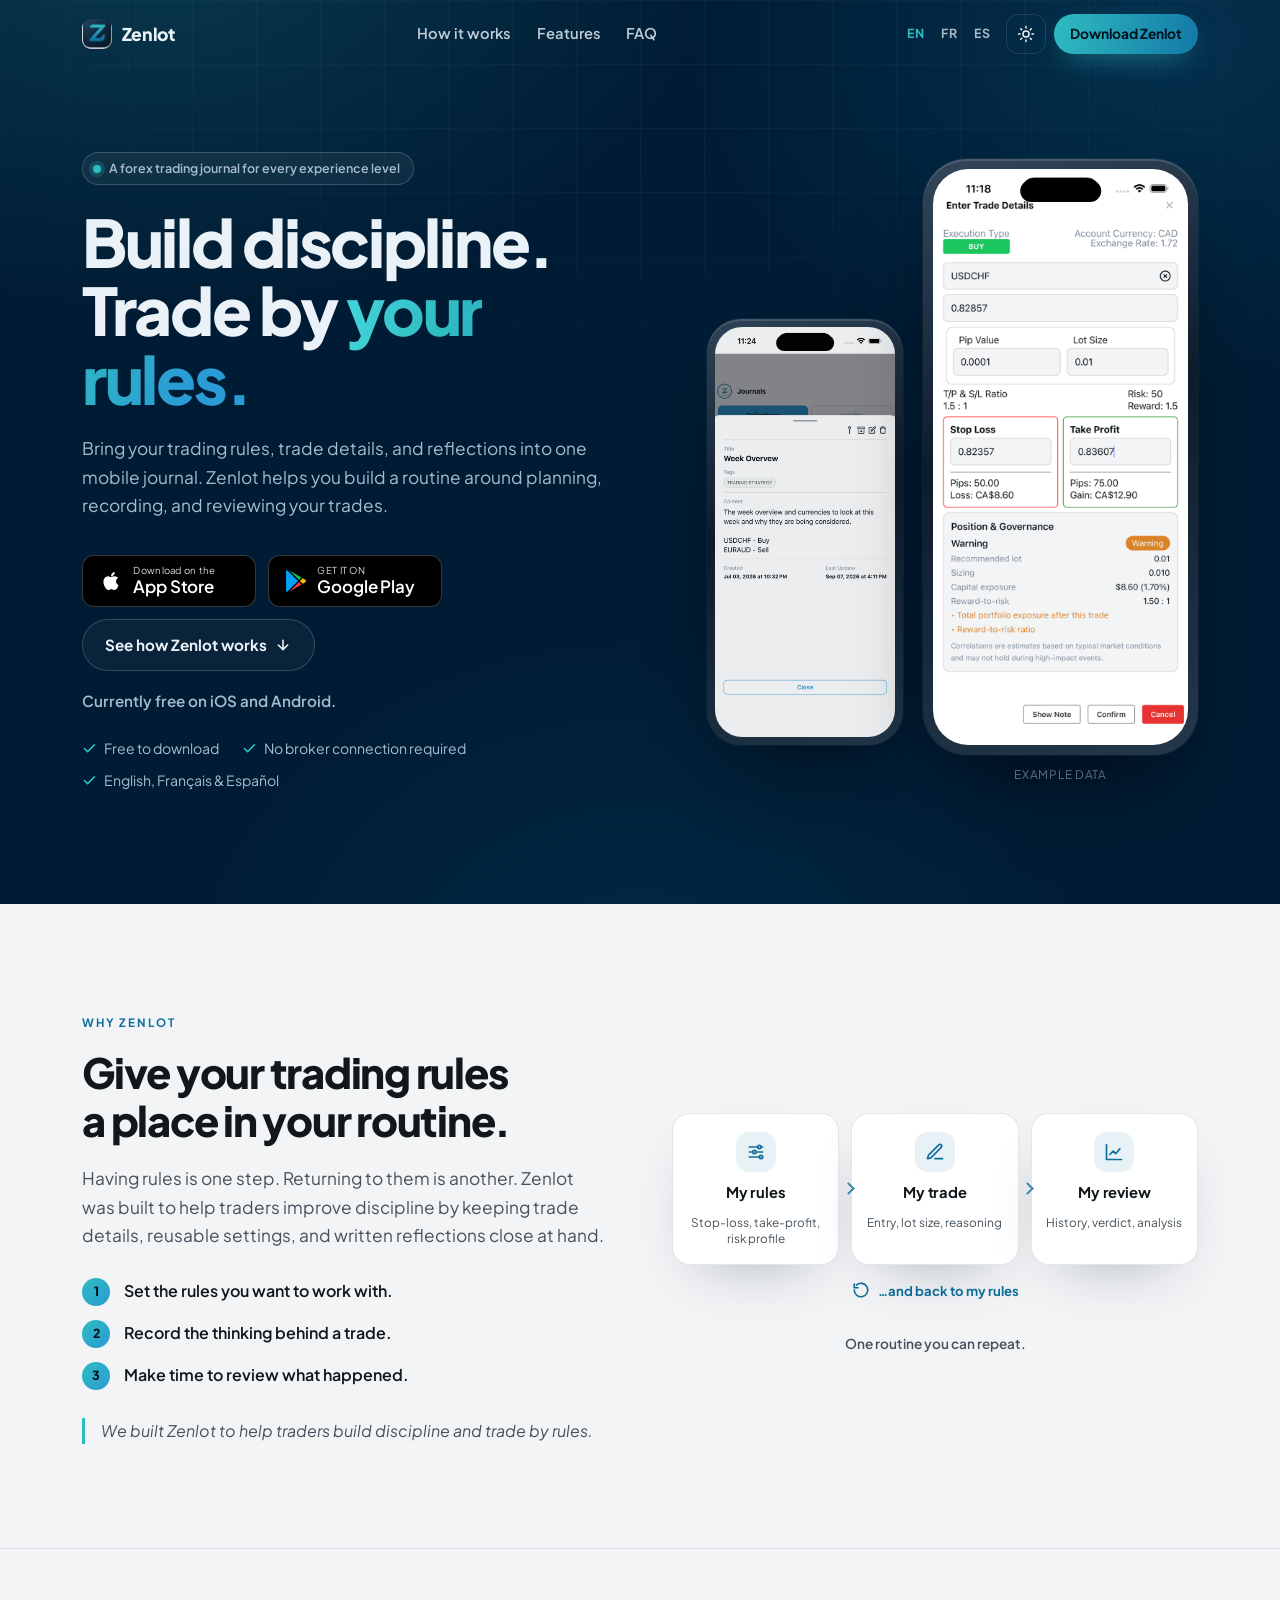
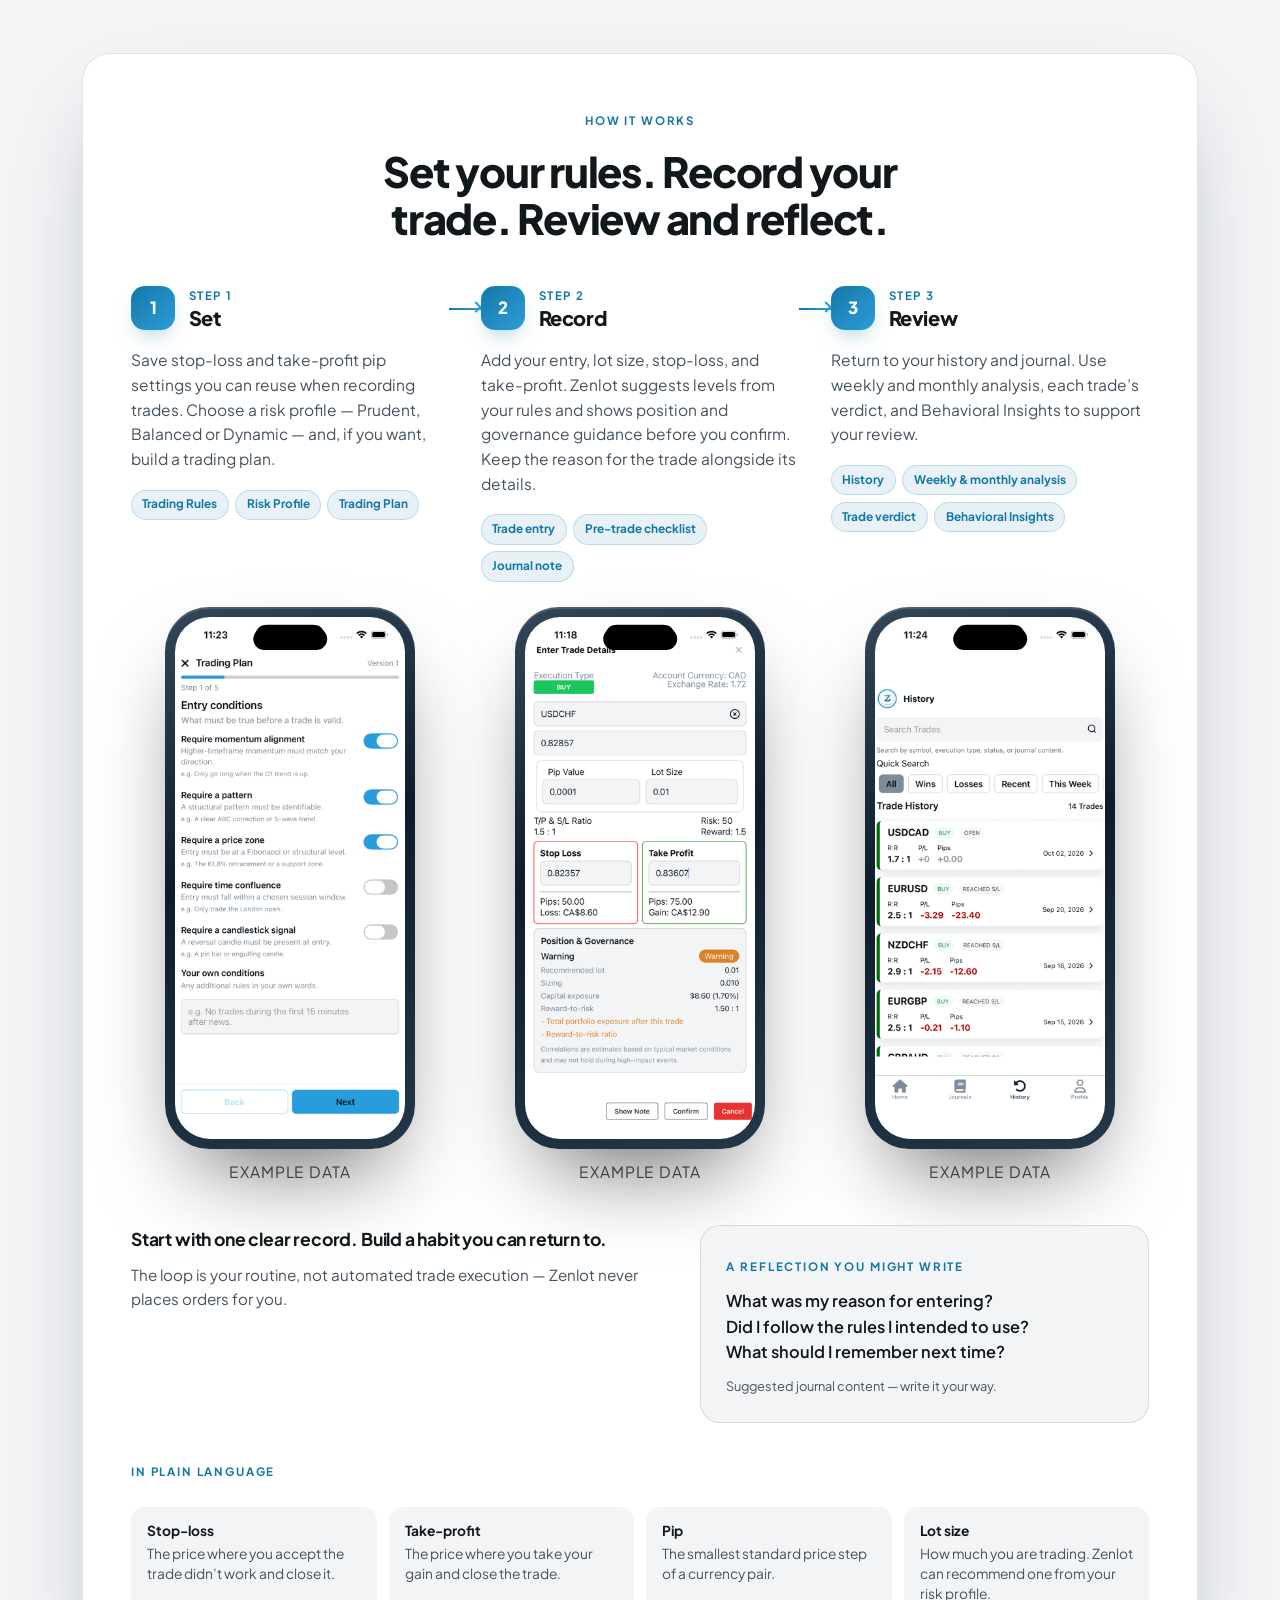
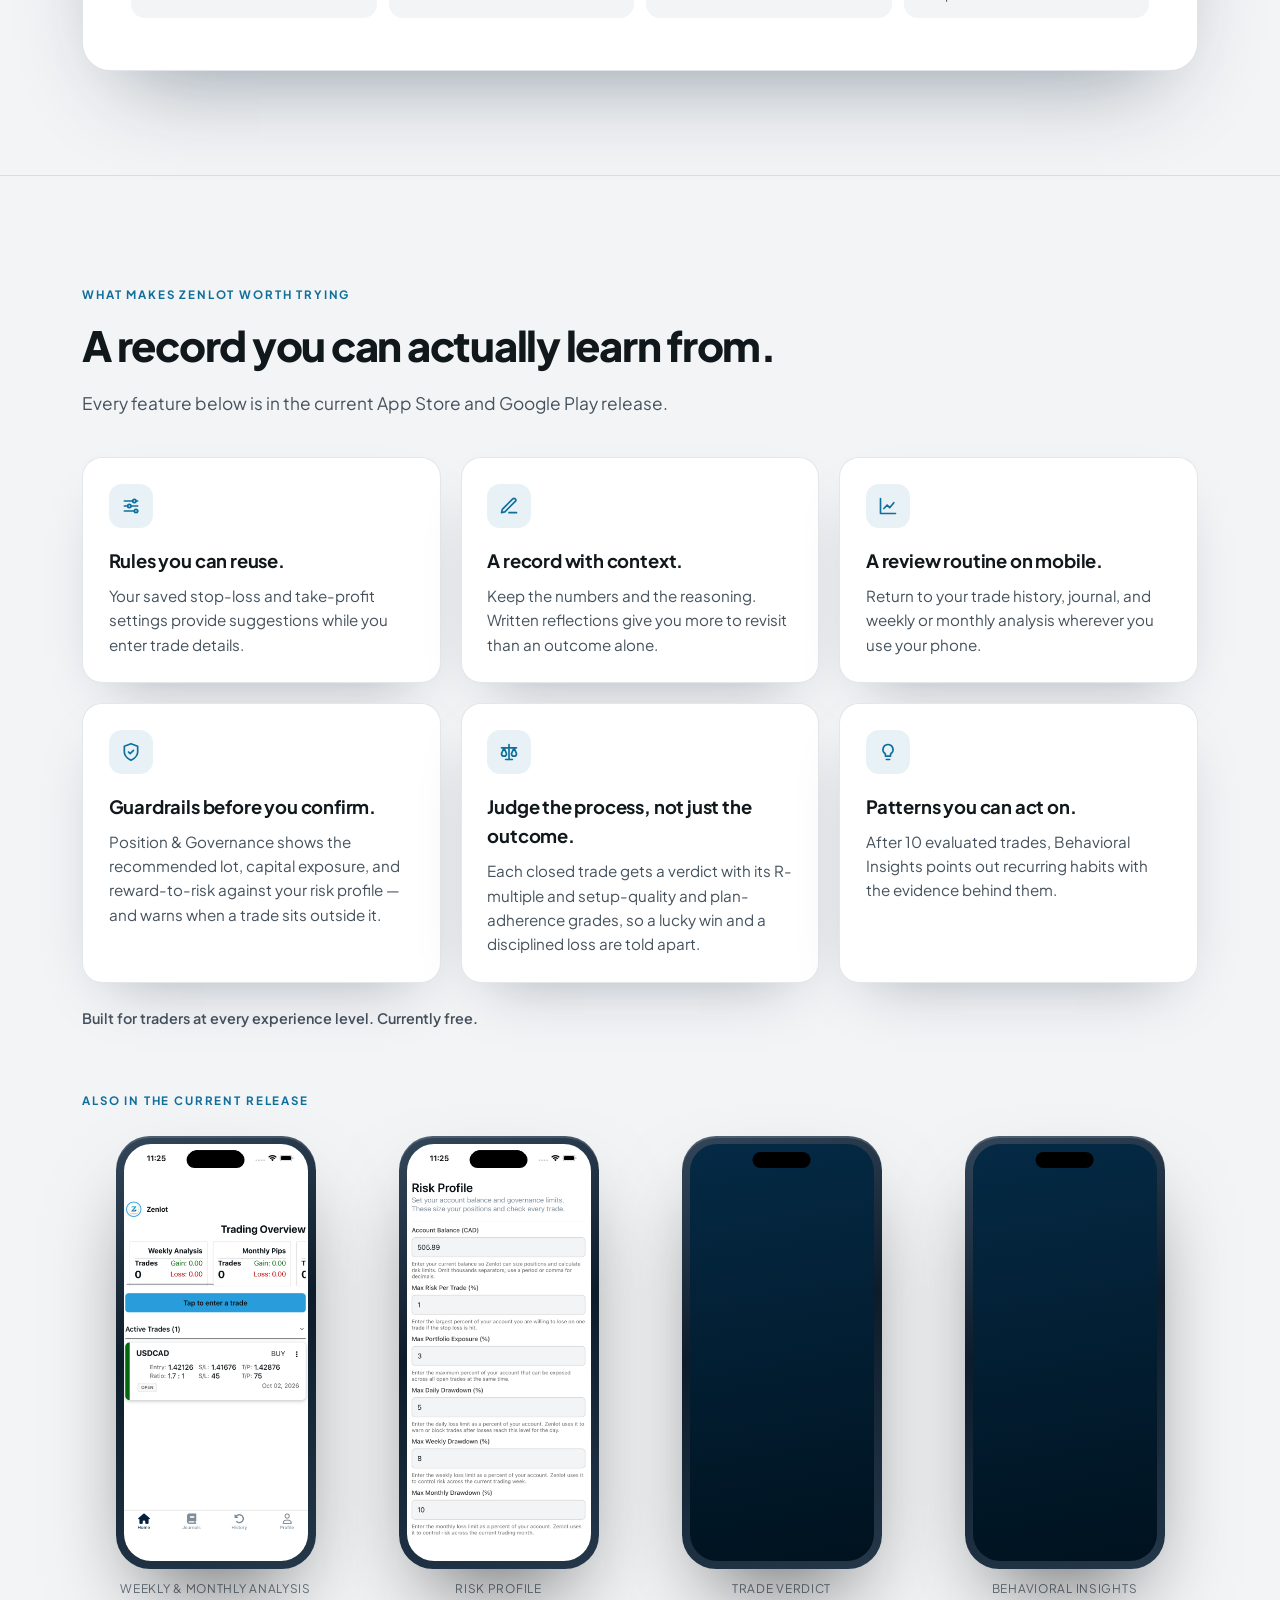
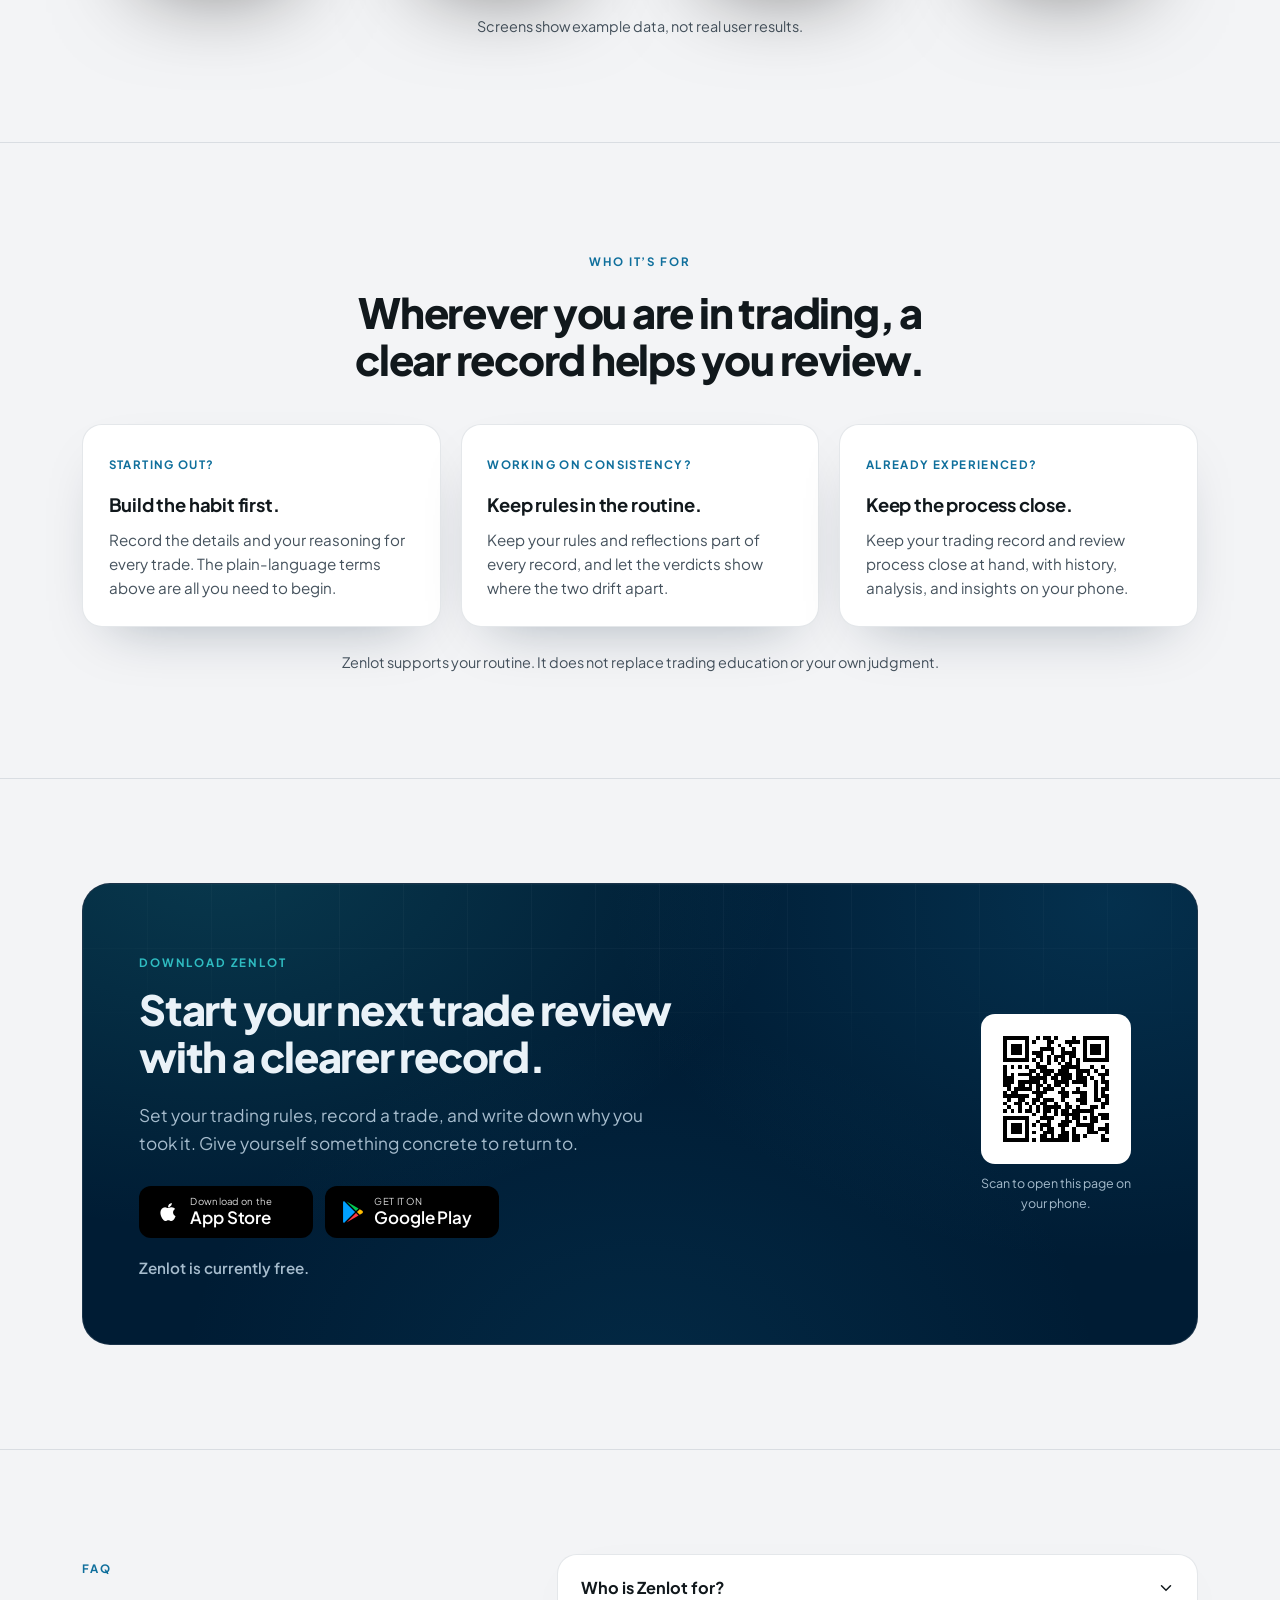
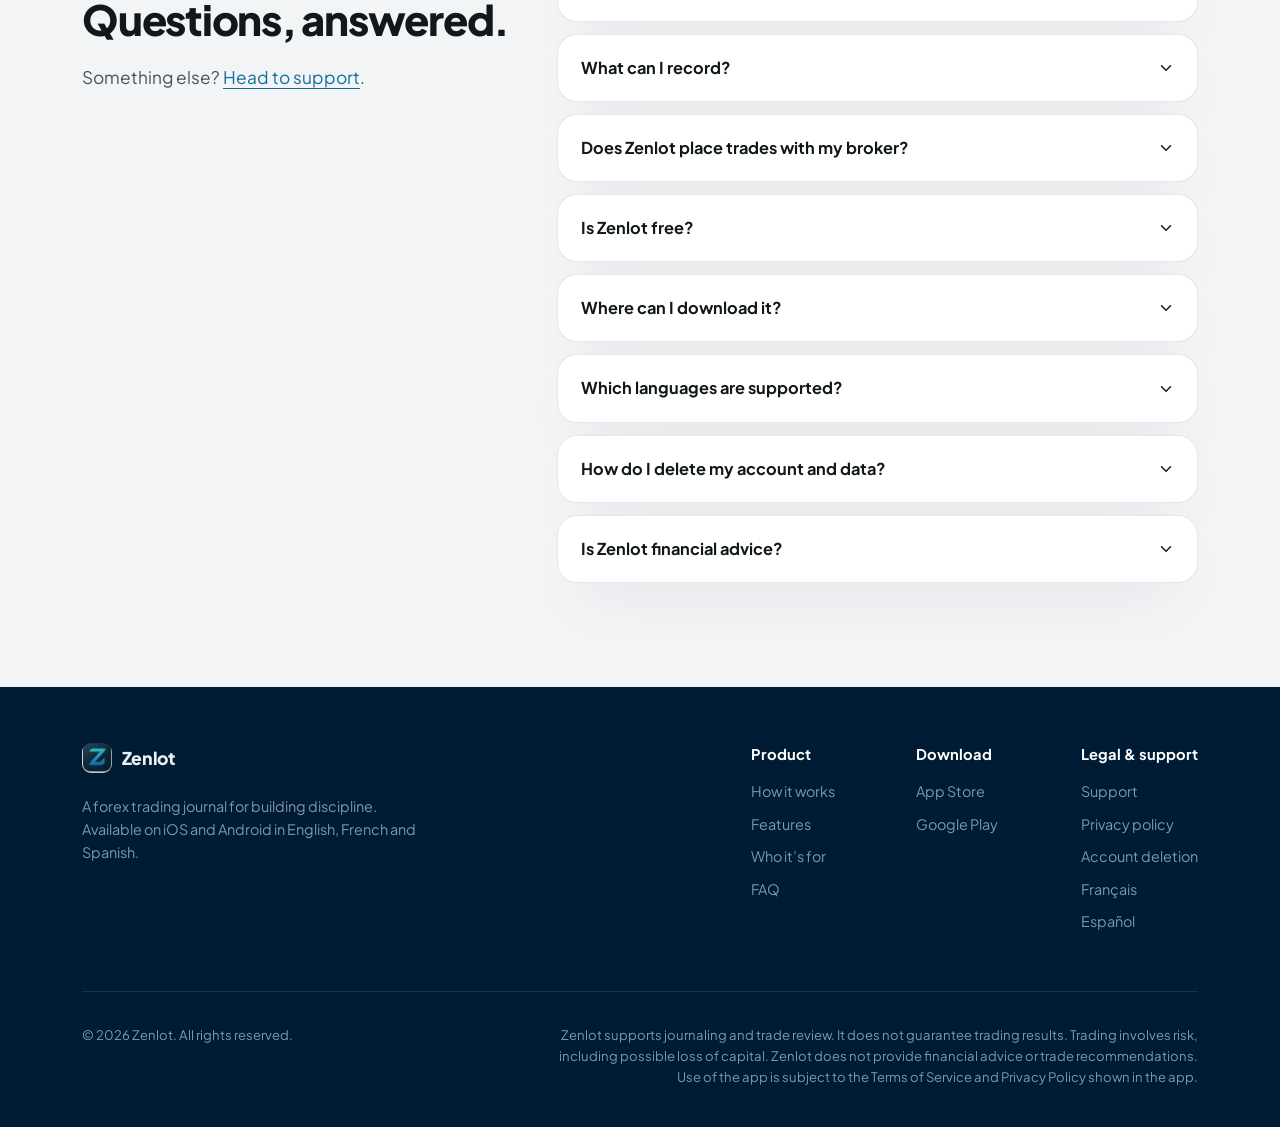
<file: index.html>
<!DOCTYPE html>
<html lang="en" data-shots-base="assets/screenshots/">
<head>
<meta charset="utf-8">
<meta name="viewport" content="width=device-width, initial-scale=1, viewport-fit=cover">
<title>Zenlot | Free Forex Trading Journal</title>

<!-- ==========================================================================
     THEME — runs before paint so there's no flash. A stored pick
     (localStorage zenlot:theme, set by the header toggle in assets/site.js)
     wins; otherwise the system setting applies and keeps being followed.
     Force one with ?theme=light|dark (also stored, like ?lang=).
     ========================================================================== -->
<script>
(function () {
  var t = null;
  try {
    var forced = location.search.match(/[?&]theme=(light|dark)\b/);
    if (forced) { t = forced[1]; localStorage.setItem('zenlot:theme', t); }
    else { t = localStorage.getItem('zenlot:theme'); }
  } catch (e) {}
  if (t !== 'light' && t !== 'dark') {
    t = window.matchMedia && window.matchMedia('(prefers-color-scheme: dark)').matches ? 'dark' : 'light';
  }
  document.documentElement.setAttribute('data-theme', t);
})();
</script>

<!-- ==========================================================================
     LANGUAGE AUTO-ROUTING — English root only.
     Sends a first-time visitor to /fr/ or /es/ when that matches their browser
     language; anything else stays here on English. Runs before paint so there's
     no flash. A manual pick via the header EN/FR/ES switcher is remembered
     (localStorage, set in assets/site.js) and always wins. Force a language with
     ?lang=en|fr|es. Subpages never redirect, so shared /fr/ and /es/ links are
     honoured as-is.
     ========================================================================== -->
<script>
(function () {
  var LOCALES = { fr: 1, es: 1 };          // everything else falls back to English (this page)
  var KEY = 'zenlot:lang';

  // Respect the back/forward button: if the visitor reached this page through
  // history navigation, never bounce them off it.
  try {
    var entry = performance.getEntriesByType('navigation')[0];
    if (entry && entry.type === 'back_forward') return;
  } catch (e) {}

  var pick;
  try {
    var forced = location.search.match(/[?&]lang=(en|fr|es)\b/);
    if (forced) { pick = forced[1]; localStorage.setItem(KEY, pick); }
    else { pick = localStorage.getItem(KEY); }
  } catch (e) {}

  if (!pick) {
    var langs = navigator.languages || [navigator.language || 'en'];
    for (var i = 0; i < langs.length; i++) {
      var base = String(langs[i] || '').toLowerCase().split('-')[0];
      if (base === 'en' || LOCALES[base]) { pick = base; break; }
    }
  }

  // Redirect with replace() so this page never becomes a back-button trap.
  if (pick && LOCALES[pick]) location.replace(pick + '/' + location.hash);
})();
</script>

<!-- ==========================================================================
     STORE LINKS — edit in one place if they ever change.
       iOS      https://apps.apple.com/us/app/zenlot/id6759946394
       Android  https://play.google.com/store/apps/details?id=com.zenlot.app
     SCREENSHOTS — drop PNGs into assets/screenshots/<lang>/<light|dark>/ using
     the filenames in assets/screenshots/README.md. Frames swap from placeholder
     to image automatically and follow the active theme.
     ========================================================================== -->

<meta name="description" content="Build a trading routine with Zenlot. Set reusable trading rules, record trades, and review your journal and history. Currently free on iOS and Android.">
<meta name="theme-color" content="#001c34" data-dynamic>
<meta name="apple-mobile-web-app-title" content="Zenlot">
<link rel="canonical" href="https://info.zenlot.net/">
<link rel="alternate" hreflang="en" href="https://info.zenlot.net/">
<link rel="alternate" hreflang="fr" href="https://info.zenlot.net/fr/">
<link rel="alternate" hreflang="es" href="https://info.zenlot.net/es/">
<link rel="alternate" hreflang="x-default" href="https://info.zenlot.net/">

<link rel="icon" type="image/png" sizes="32x32" href="assets/brand/favicon-32.png">
<link rel="icon" type="image/png" sizes="16x16" href="assets/brand/favicon-16.png">
<link rel="apple-touch-icon" href="assets/brand/apple-touch-icon.png">

<meta property="og:type" content="website">
<meta property="og:site_name" content="Zenlot">
<meta property="og:locale" content="en_US">
<meta property="og:locale:alternate" content="fr_FR">
<meta property="og:locale:alternate" content="es_ES">
<meta property="og:url" content="https://info.zenlot.net/">
<meta property="og:title" content="Zenlot | Free Forex Trading Journal">
<meta property="og:description" content="Build a trading routine with Zenlot. Set reusable trading rules, record trades, and review your journal and history. Currently free on iOS and Android.">
<meta property="og:image" content="https://info.zenlot.net/assets/brand/og-en.png">
<meta property="og:image:width" content="1200">
<meta property="og:image:height" content="630">
<meta name="twitter:card" content="summary_large_image">
<meta name="twitter:title" content="Zenlot | Free Forex Trading Journal">
<meta name="twitter:description" content="Build a trading routine with Zenlot. Set reusable trading rules, record trades, and review your journal and history. Currently free on iOS and Android.">
<meta name="twitter:image" content="https://info.zenlot.net/assets/brand/og-en.png">

<link rel="preconnect" href="https://fonts.googleapis.com">
<link rel="preconnect" href="https://fonts.gstatic.com" crossorigin>
<link href="https://fonts.googleapis.com/css2?family=Plus+Jakarta+Sans:wght@400;500;600;700;800&amp;display=swap" rel="stylesheet">
<link rel="stylesheet" href="assets/site.css">

<script type="application/ld+json">
{
  "@context": "https://schema.org",
  "@type": "SoftwareApplication",
  "name": "Zenlot",
  "applicationCategory": "FinanceApplication",
  "operatingSystem": "iOS, Android",
  "description": "Build a trading routine with Zenlot. Set reusable trading rules, record trades, and review your journal and history. Currently free on iOS and Android.",
  "url": "https://info.zenlot.net/",
  "installUrl": [
    "https://apps.apple.com/us/app/zenlot/id6759946394",
    "https://play.google.com/store/apps/details?id=com.zenlot.app"
  ],
  "inLanguage": ["en", "fr", "es"],
  "offers": { "@type": "Offer", "price": "0", "priceCurrency": "USD" }
}
</script>
</head>

<body>
<a href="#main" class="skip-link">Skip to content</a>

<!-- ============================== HEADER ============================== -->
<header id="site-nav" class="site-nav">
  <div class="wrap">
    <div class="nav-row">
      <a href="#top" class="brand" aria-label="Zenlot">
        <img src="assets/brand/zenlot-mark.png" alt="" width="30" height="30">
        <span>Zenlot</span>
      </a>

      <nav class="nav-links" aria-label="Primary">
        <a href="#how">How it works</a>
        <a href="#features">Features</a>
        <a href="#faq">FAQ</a>
      </nav>

      <div class="nav-tools">
        <div class="lang-switch" aria-label="Language">
          <span aria-current="page">EN</span><a href="fr/" hreflang="fr" lang="fr" title="Français">FR</a><a href="es/" hreflang="es" lang="es" title="Español">ES</a>
        </div>
        <button type="button" class="icon-btn theme-toggle" aria-label="Switch to dark mode" title="Switch to dark mode" data-label-dark="Switch to dark mode" data-label-light="Switch to light mode">
          <svg class="ico-sun" width="18" height="18" viewBox="0 0 24 24" fill="none" stroke="currentColor" stroke-width="2" stroke-linecap="round" stroke-linejoin="round" aria-hidden="true"><circle cx="12" cy="12" r="4"/><path d="M12 2v2M12 20v2M4.93 4.93l1.41 1.41M17.66 17.66l1.41 1.41M2 12h2M20 12h2M4.93 19.07l1.41-1.41M17.66 6.34l1.41-1.41"/></svg>
          <svg class="ico-moon" width="18" height="18" viewBox="0 0 24 24" fill="none" stroke="currentColor" stroke-width="2" stroke-linecap="round" stroke-linejoin="round" aria-hidden="true"><path d="M21 12.79A9 9 0 1 1 11.21 3 7 7 0 0 0 21 12.79z"/></svg>
        </button>
        <a href="#download" class="btn btn-primary btn-sm nav-cta">Download Zenlot</a>
        <button type="button" id="menu-toggle" class="icon-btn menu-toggle" aria-expanded="false" aria-controls="mobile-menu" aria-label="Toggle menu">
          <svg width="20" height="20" viewBox="0 0 24 24" fill="none" stroke="currentColor" stroke-width="2" stroke-linecap="round" aria-hidden="true"><path d="M4 7h16M4 12h16M4 17h16"/></svg>
        </button>
      </div>
    </div>
  </div>
  <div id="mobile-menu" class="mobile-menu">
    <a href="#how">How it works</a>
    <a href="#features">Features</a>
    <a href="#faq">FAQ</a>
    <a href="#download">Download Zenlot</a>
    <div class="mm-langs"><span aria-current="page">EN</span><a href="fr/" hreflang="fr" lang="fr" title="Français">FR</a><a href="es/" hreflang="es" lang="es" title="Español">ES</a></div>
  </div>
</header>

<main id="main">
<span id="top"></span>

<!-- ============================== HERO ============================== -->
<section class="shell shell-ambient hero">
  <div class="wrap">
    <div class="hero-grid">
      <div>
        <span class="pill"><span class="dot" aria-hidden="true"></span>A forex trading journal for every experience level</span>
        <h1 class="h1 balance" style="margin-top:1.4rem">Build discipline.<br>Trade by <span class="grad-text">your rules.</span></h1>
        <p class="lead" style="max-width:34rem">Bring your trading rules, trade details, and reflections into one mobile journal. Zenlot helps you build a routine around planning, recording, and reviewing your trades.</p>

        <div id="download" class="hero-actions" style="scroll-margin-top:6rem">
          <div class="badges">
            <a href="https://apps.apple.com/us/app/zenlot/id6759946394" data-store="ios" class="store-badge" target="_blank" rel="noopener" aria-label="Download Zenlot on the App Store"><svg width="24" height="24" viewBox="0 0 24 24" fill="currentColor" aria-hidden="true"><path d="M17.05 20.28c-.98.95-2.05.8-3.08.35-1.09-.46-2.09-.48-3.24 0-1.44.62-2.2.44-3.06-.35C2.79 15.25 3.51 7.59 9.05 7.31c1.35.07 2.29.74 3.08.8 1.18-.24 2.31-.93 3.57-.84 1.51.12 2.65.72 3.4 1.8-3.12 1.87-2.38 5.98.48 7.13-.57 1.5-1.31 2.99-2.53 4.08zM12.03 7.25c-.15-2.23 1.66-4.07 3.74-4.25.29 2.58-2.34 4.5-3.74 4.25z"/></svg><span><span class="sb-small">Download on the</span><span class="sb-big">App Store</span></span></a>
            <a href="https://play.google.com/store/apps/details?id=com.zenlot.app" data-store="android" class="store-badge" target="_blank" rel="noopener" aria-label="Get Zenlot on Google Play"><svg width="22" height="24" viewBox="0 0 512 512" aria-hidden="true"><path fill="#00a0ff" d="M47 0C34 6.8 25.3 19.2 25.3 35.3v441.3c0 16.1 8.7 28.5 21.7 35.3l256.6-256L47 0z"/><path fill="#ffbc00" d="M472.2 225.6l-58.9-34.1-65.7 64.5 65.7 64.5 60.1-34.1c18-14.3 18-46.5-1.2-60.8z"/><path fill="#ff3a44" d="M104.6 499l280.8-161.2-60.1-60.1L104.6 499z"/><path fill="#00c852" d="M325.3 234.3L104.6 13l280.8 161.2-60.1 60.1z"/></svg><span><span class="sb-small">GET IT ON</span><span class="sb-big">Google Play</span></span></a>
          </div>
          <a href="#how" class="btn btn-ghost">See how Zenlot works
            <svg width="16" height="16" viewBox="0 0 24 24" fill="none" stroke="currentColor" stroke-width="2.4" stroke-linecap="round" stroke-linejoin="round" aria-hidden="true"><path d="M12 5v14M5 12l7 7 7-7"/></svg>
          </a>
        </div>
        <p class="offer-line">Currently free on iOS and Android.</p>
        <ul class="ticks">
          <li><svg class="tick" width="15" height="15" viewBox="0 0 24 24" fill="none" stroke="currentColor" stroke-width="2.6" stroke-linecap="round" stroke-linejoin="round" aria-hidden="true"><path d="M20 6 9 17l-5-5"/></svg>Free to download</li>
          <li><svg class="tick" width="15" height="15" viewBox="0 0 24 24" fill="none" stroke="currentColor" stroke-width="2.6" stroke-linecap="round" stroke-linejoin="round" aria-hidden="true"><path d="M20 6 9 17l-5-5"/></svg>No broker connection required</li>
          <li><svg class="tick" width="15" height="15" viewBox="0 0 24 24" fill="none" stroke="currentColor" stroke-width="2.6" stroke-linecap="round" stroke-linejoin="round" aria-hidden="true"><path d="M20 6 9 17l-5-5"/></svg>English, Français &amp; Español</li>
        </ul>
      </div>

      <div class="device-cluster" aria-label="Zenlot app screens">
        <div class="shot device-back device-float-slow">
          <div class="device device-sm"><div class="device-screen"><div class="device-island" aria-hidden="true"></div><img src="assets/screenshots/en/dark/03-journal.png" data-shot="03-journal" alt="Zenlot journal entry with a written reflection about a trade" loading="lazy" decoding="async"><div class="device-placeholder" aria-hidden="true"><img class="dp-mark" src="assets/brand/zenlot-mark.png" alt=""><span class="dp-title">Screenshot coming</span><span class="dp-label">03-journal.png</span></div></div></div>
        </div>
        <div class="shot device-front device-float">
          <div class="device"><div class="device-screen"><div class="device-island" aria-hidden="true"></div><img src="assets/screenshots/en/dark/01-trade-entry.png" data-shot="01-trade-entry" alt="Zenlot trade-entry screen showing entry, stop-loss, take-profit, and risk/reward details" loading="eager" decoding="async"><div class="device-placeholder" aria-hidden="true"><img class="dp-mark" src="assets/brand/zenlot-mark.png" alt=""><span class="dp-title">Screenshot coming</span><span class="dp-label">01-trade-entry.png</span></div></div></div>
          <p class="shot-caption">Example data</p>
        </div>
      </div>
    </div>
  </div>
</section>

<div class="page">

<!-- ============================== WHY ============================== -->
<section class="section" id="why">
  <div class="wrap">
    <div class="why-grid">
      <div class="reveal">
        <p class="eyebrow">Why Zenlot</p>
        <h2 class="h2 balance">Give your trading rules a place in your routine.</h2>
        <p class="lead">Having rules is one step. Returning to them is another. Zenlot was built to help traders improve discipline by keeping trade details, reusable settings, and written reflections close at hand.</p>
        <ul class="callouts">
          <li><span class="num" aria-hidden="true">1</span><span>Set the rules you want to work with.</span></li>
          <li><span class="num" aria-hidden="true">2</span><span>Record the thinking behind a trade.</span></li>
          <li><span class="num" aria-hidden="true">3</span><span>Make time to review what happened.</span></li>
        </ul>
        <p class="founder-line">We built Zenlot to help traders build discipline and trade by rules.</p>
      </div>

      <div class="reveal">
        <div class="loop" role="img" aria-label="A loop connecting My rules, My trade, and My review">
          <div class="loop-nodes">
            <div class="loop-node">
              <span class="icon-tile" aria-hidden="true"><svg width="20" height="20" viewBox="0 0 24 24" fill="none" stroke="currentColor" stroke-width="2" stroke-linecap="round" stroke-linejoin="round"><path d="M4 6h10M18 6h2M4 12h4M12 12h8M4 18h12M20 18h0"/><circle cx="16" cy="6" r="2"/><circle cx="10" cy="12" r="2"/><circle cx="18" cy="18" r="2"/></svg></span>
              <strong>My rules</strong>
              <small>Stop-loss, take-profit, risk profile</small>
            </div>
            <div class="loop-node">
              <span class="icon-tile" aria-hidden="true"><svg width="20" height="20" viewBox="0 0 24 24" fill="none" stroke="currentColor" stroke-width="2" stroke-linecap="round" stroke-linejoin="round"><path d="M12 20h9"/><path d="M16.5 3.5a2.1 2.1 0 0 1 3 3L7 19l-4 1 1-4Z"/></svg></span>
              <strong>My trade</strong>
              <small>Entry, lot size, reasoning</small>
            </div>
            <div class="loop-node">
              <span class="icon-tile" aria-hidden="true"><svg width="20" height="20" viewBox="0 0 24 24" fill="none" stroke="currentColor" stroke-width="2" stroke-linecap="round" stroke-linejoin="round"><path d="M3 3v18h18"/><path d="M7 15l4-4 3 3 5-6"/></svg></span>
              <strong>My review</strong>
              <small>History, verdict, analysis</small>
            </div>
          </div>
          <div class="loop-return" aria-hidden="true">
            <svg width="18" height="18" viewBox="0 0 24 24" fill="none" stroke="currentColor" stroke-width="2.2" stroke-linecap="round" stroke-linejoin="round"><path d="M3 12a9 9 0 1 0 3-6.7"/><path d="M3 4v5h5"/></svg>
            <span>…and back to my rules</span>
          </div>
        </div>
        <p class="loop-caption">One routine you can repeat.</p>
      </div>
    </div>
  </div>
</section>

<!-- ============================== ROUTINE (main infographic) ============================== -->
<section class="section" id="how">
  <div class="wrap">
    <div class="paper reveal">
      <div class="section-head center">
        <p class="eyebrow">How it works</p>
        <h2 class="h2 balance">Set your rules. Record your trade. Review and reflect.</h2>
      </div>

      <ol class="routine">
        <li class="stage">
          <div class="stage-head">
            <span class="stage-num" aria-hidden="true">1</span>
            <div><div class="stage-label">Step 1</div><div class="stage-title">Set</div></div>
          </div>
          <p>Save stop-loss and take-profit pip settings you can reuse when recording trades. Choose a risk profile — Prudent, Balanced or Dynamic — and, if you want, build a trading plan.</p>
          <ul class="inapp" aria-label="In the app"><li>Trading Rules</li><li>Risk Profile</li><li>Trading Plan</li></ul>
          <div class="shot">
            <div class="device"><div class="device-screen"><div class="device-island" aria-hidden="true"></div><img src="assets/screenshots/en/dark/02-trading-rules.png" data-shot="02-trading-rules" alt="Zenlot Trading Rules screen with reusable stop-loss and take-profit pip settings" loading="lazy" decoding="async"><div class="device-placeholder" aria-hidden="true"><img class="dp-mark" src="assets/brand/zenlot-mark.png" alt=""><span class="dp-title">Screenshot coming</span><span class="dp-label">02-trading-rules.png</span></div></div></div>
            <p class="shot-caption">Example data</p>
          </div>
        </li>
        <li class="stage">
          <div class="stage-head">
            <span class="stage-num" aria-hidden="true">2</span>
            <div><div class="stage-label">Step 2</div><div class="stage-title">Record</div></div>
          </div>
          <p>Add your entry, lot size, stop-loss, and take-profit. Zenlot suggests levels from your rules and shows position and governance guidance before you confirm. Keep the reason for the trade alongside its details.</p>
          <ul class="inapp" aria-label="In the app"><li>Trade entry</li><li>Pre-trade checklist</li><li>Journal note</li></ul>
          <div class="shot">
            <div class="device"><div class="device-screen"><div class="device-island" aria-hidden="true"></div><img src="assets/screenshots/en/dark/01-trade-entry.png" data-shot="01-trade-entry" alt="Zenlot trade-entry screen showing entry, stop-loss, take-profit, and risk/reward details" loading="lazy" decoding="async"><div class="device-placeholder" aria-hidden="true"><img class="dp-mark" src="assets/brand/zenlot-mark.png" alt=""><span class="dp-title">Screenshot coming</span><span class="dp-label">01-trade-entry.png</span></div></div></div>
            <p class="shot-caption">Example data</p>
          </div>
        </li>
        <li class="stage">
          <div class="stage-head">
            <span class="stage-num" aria-hidden="true">3</span>
            <div><div class="stage-label">Step 3</div><div class="stage-title">Review</div></div>
          </div>
          <p>Return to your history and journal. Use weekly and monthly analysis, each trade’s verdict, and Behavioral Insights to support your review.</p>
          <ul class="inapp" aria-label="In the app"><li>History</li><li>Weekly &amp; monthly analysis</li><li>Trade verdict</li><li>Behavioral Insights</li></ul>
          <div class="shot">
            <div class="device"><div class="device-screen"><div class="device-island" aria-hidden="true"></div><img src="assets/screenshots/en/dark/04-history.png" data-shot="04-history" alt="Zenlot trade history list with closed trades and mixed outcomes" loading="lazy" decoding="async"><div class="device-placeholder" aria-hidden="true"><img class="dp-mark" src="assets/brand/zenlot-mark.png" alt=""><span class="dp-title">Screenshot coming</span><span class="dp-label">04-history.png</span></div></div></div>
            <p class="shot-caption">Example data</p>
          </div>
        </li>
      </ol>

      <div class="routine-foot">
        <div>
          <p class="support-line">Start with one clear record. Build a habit you can return to.</p>
          <p class="muted" style="margin-top:.6rem;font-size:.95rem">The loop is your routine, not automated trade execution — Zenlot never places orders for you.</p>
        </div>
        <div class="card card-pad reflection">
          <p class="eyebrow">A reflection you might write</p>
          <p class="q" style="margin-top:.7rem"><span>What was my reason for entering?</span><span>Did I follow the rules I intended to use?</span><span>What should I remember next time?</span></p>
          <p class="note">Suggested journal content — write it your way.</p>
        </div>
      </div>

      <p class="eyebrow" style="margin-top:2.5rem">In plain language</p>
      <ul class="glossary">
        <li><strong>Stop-loss</strong>The price where you accept the trade didn’t work and close it.</li>
        <li><strong>Take-profit</strong>The price where you take your gain and close the trade.</li>
        <li><strong>Pip</strong>The smallest standard price step of a currency pair.</li>
        <li><strong>Lot size</strong>How much you are trading. Zenlot can recommend one from your risk profile.</li>
      </ul>
    </div>
  </div>
</section>

<!-- ============================== BENEFITS ============================== -->
<section class="section" id="features">
  <div class="wrap">
    <div class="section-head reveal">
      <p class="eyebrow">What makes Zenlot worth trying</p>
      <h2 class="h2 balance">A record you can actually learn from.</h2>
      <p class="lead">Every feature below is in the current App Store and Google Play release.</p>
    </div>

    <div class="grid-3 benefits">
      <div class="card card-pad benefit reveal"><span class="icon-tile" aria-hidden="true"><svg width="20" height="20" viewBox="0 0 24 24" fill="none" stroke="currentColor" stroke-width="2" stroke-linecap="round" stroke-linejoin="round"><path d="M4 6h10M18 6h2M4 12h4M12 12h8M4 18h12M20 18h0"/><circle cx="16" cy="6" r="2"/><circle cx="10" cy="12" r="2"/><circle cx="18" cy="18" r="2"/></svg></span><h3 class="h3">Rules you can reuse.</h3><p>Your saved stop-loss and take-profit settings provide suggestions while you enter trade details.</p></div>
      <div class="card card-pad benefit reveal"><span class="icon-tile" aria-hidden="true"><svg width="20" height="20" viewBox="0 0 24 24" fill="none" stroke="currentColor" stroke-width="2" stroke-linecap="round" stroke-linejoin="round"><path d="M12 20h9"/><path d="M16.5 3.5a2.1 2.1 0 0 1 3 3L7 19l-4 1 1-4Z"/></svg></span><h3 class="h3">A record with context.</h3><p>Keep the numbers and the reasoning. Written reflections give you more to revisit than an outcome alone.</p></div>
      <div class="card card-pad benefit reveal"><span class="icon-tile" aria-hidden="true"><svg width="20" height="20" viewBox="0 0 24 24" fill="none" stroke="currentColor" stroke-width="2" stroke-linecap="round" stroke-linejoin="round"><path d="M3 3v18h18"/><path d="M7 15l4-4 3 3 5-6"/></svg></span><h3 class="h3">A review routine on mobile.</h3><p>Return to your trade history, journal, and weekly or monthly analysis wherever you use your phone.</p></div>
      <div class="card card-pad benefit reveal"><span class="icon-tile" aria-hidden="true"><svg width="20" height="20" viewBox="0 0 24 24" fill="none" stroke="currentColor" stroke-width="2" stroke-linecap="round" stroke-linejoin="round"><path d="M12 22s8-4 8-10V5l-8-3-8 3v7c0 6 8 10 8 10z"/><path d="m9 12 2 2 4-4"/></svg></span><h3 class="h3">Guardrails before you confirm.</h3><p>Position &amp; Governance shows the recommended lot, capital exposure, and reward-to-risk against your risk profile — and warns when a trade sits outside it.</p></div>
      <div class="card card-pad benefit reveal"><span class="icon-tile" aria-hidden="true"><svg width="20" height="20" viewBox="0 0 24 24" fill="none" stroke="currentColor" stroke-width="2" stroke-linecap="round" stroke-linejoin="round"><path d="M12 3v18M3 7h18"/><path d="M6 7l-3 7a3 3 0 0 0 6 0L6 7zM18 7l-3 7a3 3 0 0 0 6 0l-3-7z"/><path d="M8 21h8"/></svg></span><h3 class="h3">Judge the process, not just the outcome.</h3><p>Each closed trade gets a verdict with its R-multiple and setup-quality and plan-adherence grades, so a lucky win and a disciplined loss are told apart.</p></div>
      <div class="card card-pad benefit reveal"><span class="icon-tile" aria-hidden="true"><svg width="20" height="20" viewBox="0 0 24 24" fill="none" stroke="currentColor" stroke-width="2" stroke-linecap="round" stroke-linejoin="round"><path d="M12 3a6 6 0 0 0-4 10.5c.7.6 1 1.3 1 2V17h6v-1.5c0-.7.3-1.4 1-2A6 6 0 0 0 12 3z"/><path d="M10 21h4"/></svg></span><h3 class="h3">Patterns you can act on.</h3><p>After 10 evaluated trades, Behavioral Insights points out recurring habits with the evidence behind them.</p></div>
    </div>
    <p class="muted small reveal" style="margin-top:1.5rem;font-weight:600">Built for traders at every experience level. Currently free.</p>

    <div class="gallery reveal">
      <p class="eyebrow">Also in the current release</p>
      <div class="gallery-row">
        <div class="shot"><div class="device device-sm"><div class="device-screen"><div class="device-island" aria-hidden="true"></div><img src="assets/screenshots/en/dark/05-analysis.png" data-shot="05-analysis" alt="Zenlot weekly and monthly pip analysis card" loading="lazy" decoding="async"><div class="device-placeholder" aria-hidden="true"><img class="dp-mark" src="assets/brand/zenlot-mark.png" alt=""><span class="dp-title">Screenshot coming</span><span class="dp-label">05-analysis.png</span></div></div></div><p class="shot-caption">Weekly &amp; monthly analysis</p></div>
        <div class="shot"><div class="device device-sm"><div class="device-screen"><div class="device-island" aria-hidden="true"></div><img src="assets/screenshots/en/dark/06-risk-profile.png" data-shot="06-risk-profile" alt="Zenlot Risk Profile screen with Prudent, Balanced and Dynamic options" loading="lazy" decoding="async"><div class="device-placeholder" aria-hidden="true"><img class="dp-mark" src="assets/brand/zenlot-mark.png" alt=""><span class="dp-title">Screenshot coming</span><span class="dp-label">06-risk-profile.png</span></div></div></div><p class="shot-caption">Risk profile</p></div>
        <div class="shot"><div class="device device-sm"><div class="device-screen"><div class="device-island" aria-hidden="true"></div><img src="assets/screenshots/en/dark/07-verdict.png" data-shot="07-verdict" alt="Zenlot trade verdict screen showing R-multiple, setup quality and plan adherence" loading="lazy" decoding="async"><div class="device-placeholder" aria-hidden="true"><img class="dp-mark" src="assets/brand/zenlot-mark.png" alt=""><span class="dp-title">Screenshot coming</span><span class="dp-label">07-verdict.png</span></div></div></div><p class="shot-caption">Trade verdict</p></div>
        <div class="shot"><div class="device device-sm"><div class="device-screen"><div class="device-island" aria-hidden="true"></div><img src="assets/screenshots/en/dark/08-insights.png" data-shot="08-insights" alt="Zenlot Behavioral Insights report with a highlighted pattern and its evidence" loading="lazy" decoding="async"><div class="device-placeholder" aria-hidden="true"><img class="dp-mark" src="assets/brand/zenlot-mark.png" alt=""><span class="dp-title">Screenshot coming</span><span class="dp-label">08-insights.png</span></div></div></div><p class="shot-caption">Behavioral Insights</p></div>
      </div>
      <p class="muted small" style="margin-top:1rem;text-align:center">Screens show example data, not real user results.</p>
    </div>
  </div>
</section>

<!-- ============================== PERSONAS ============================== -->
<section class="section" id="who">
  <div class="wrap">
    <div class="section-head center reveal">
      <p class="eyebrow">Who it’s for</p>
      <h2 class="h2 balance">Wherever you are in trading, a clear record helps you review.</h2>
    </div>
    <div class="grid-3" style="margin-top:2.5rem">
      <div class="card card-pad persona reveal"><span class="tag">Starting out?</span><h3 class="h3">Build the habit first.</h3><p>Record the details and your reasoning for every trade. The plain-language terms above are all you need to begin.</p></div>
      <div class="card card-pad persona reveal"><span class="tag">Working on consistency?</span><h3 class="h3">Keep rules in the routine.</h3><p>Keep your rules and reflections part of every record, and let the verdicts show where the two drift apart.</p></div>
      <div class="card card-pad persona reveal"><span class="tag">Already experienced?</span><h3 class="h3">Keep the process close.</h3><p>Keep your trading record and review process close at hand, with history, analysis, and insights on your phone.</p></div>
    </div>
    <p class="muted small reveal" style="margin-top:1.5rem;text-align:center">Zenlot supports your routine. It does not replace trading education or your own judgment.</p>
  </div>
</section>

<!-- ============================== DOWNLOAD ============================== -->
<section class="section" id="get">
  <div class="wrap">
    <div class="cta-panel shell-ambient reveal">
      <div class="cta-grid">
        <div>
          <p class="eyebrow">Download Zenlot</p>
          <h2 class="h2 balance">Start your next trade review with a clearer record.</h2>
          <p class="lead" style="max-width:32rem">Set your trading rules, record a trade, and write down why you took it. Give yourself something concrete to return to.</p>
          <div class="badges" style="margin-top:1.75rem">
            <a href="https://apps.apple.com/us/app/zenlot/id6759946394" data-store="ios" class="store-badge" target="_blank" rel="noopener" aria-label="Download Zenlot on the App Store"><svg width="24" height="24" viewBox="0 0 24 24" fill="currentColor" aria-hidden="true"><path d="M17.05 20.28c-.98.95-2.05.8-3.08.35-1.09-.46-2.09-.48-3.24 0-1.44.62-2.2.44-3.06-.35C2.79 15.25 3.51 7.59 9.05 7.31c1.35.07 2.29.74 3.08.8 1.18-.24 2.31-.93 3.57-.84 1.51.12 2.65.72 3.4 1.8-3.12 1.87-2.38 5.98.48 7.13-.57 1.5-1.31 2.99-2.53 4.08zM12.03 7.25c-.15-2.23 1.66-4.07 3.74-4.25.29 2.58-2.34 4.5-3.74 4.25z"/></svg><span><span class="sb-small">Download on the</span><span class="sb-big">App Store</span></span></a>
            <a href="https://play.google.com/store/apps/details?id=com.zenlot.app" data-store="android" class="store-badge" target="_blank" rel="noopener" aria-label="Get Zenlot on Google Play"><svg width="22" height="24" viewBox="0 0 512 512" aria-hidden="true"><path fill="#00a0ff" d="M47 0C34 6.8 25.3 19.2 25.3 35.3v441.3c0 16.1 8.7 28.5 21.7 35.3l256.6-256L47 0z"/><path fill="#ffbc00" d="M472.2 225.6l-58.9-34.1-65.7 64.5 65.7 64.5 60.1-34.1c18-14.3 18-46.5-1.2-60.8z"/><path fill="#ff3a44" d="M104.6 499l280.8-161.2-60.1-60.1L104.6 499z"/><path fill="#00c852" d="M325.3 234.3L104.6 13l280.8 161.2-60.1 60.1z"/></svg><span><span class="sb-small">GET IT ON</span><span class="sb-big">Google Play</span></span></a>
          </div>
          <p class="offer-line">Zenlot is currently free.</p>
        </div>
        <div class="qr" aria-hidden="true">
          <img src="assets/brand/qr-download.svg" alt="" width="150" height="150" loading="lazy">
          <p>Scan to open this page on your phone.</p>
        </div>
      </div>
    </div>
  </div>
</section>

<!-- ============================== FAQ ============================== -->
<section class="section" id="faq">
  <div class="wrap">
    <div class="faq-grid">
      <div class="reveal">
        <p class="eyebrow">FAQ</p>
        <h2 class="h2 balance">Questions, answered.</h2>
        <p class="lead">Something else? <a href="https://privacy.zenlot.net/support/" target="_blank" rel="noopener" class="textlink">Head to support</a>.</p>
      </div>
      <div class="faq reveal">
        <details class="card"><summary>Who is Zenlot for?<svg class="chev" width="18" height="18" viewBox="0 0 24 24" fill="none" stroke="currentColor" stroke-width="2" stroke-linecap="round" aria-hidden="true"><path d="m6 9 6 6 6-6"/></svg></summary><p>Traders at every experience level who want to build discipline through rules, trade recording, and reflection. The app focuses on forex.</p></details>
        <details class="card"><summary>What can I record?<svg class="chev" width="18" height="18" viewBox="0 0 24 24" fill="none" stroke="currentColor" stroke-width="2" stroke-linecap="round" aria-hidden="true"><path d="m6 9 6 6 6-6"/></svg></summary><p>Trade details such as entry, lot size, stop-loss, and take-profit, together with written notes. Closed trades receive a verdict you can review later.</p></details>
        <details class="card"><summary>Does Zenlot place trades with my broker?<svg class="chev" width="18" height="18" viewBox="0 0 24 24" fill="none" stroke="currentColor" stroke-width="2" stroke-linecap="round" aria-hidden="true"><path d="m6 9 6 6 6-6"/></svg></summary><p>No. Zenlot records and tracks trades; it does not submit orders to your broker. A tracked trade can close automatically in the app when its stop-loss or take-profit is reached — that updates your record, it is not a brokerage order.</p></details>
        <details class="card"><summary>Is Zenlot free?<svg class="chev" width="18" height="18" viewBox="0 0 24 24" fill="none" stroke="currentColor" stroke-width="2" stroke-linecap="round" aria-hidden="true"><path d="m6 9 6 6 6-6"/></svg></summary><p>Yes. Zenlot is currently free.</p></details>
        <details class="card"><summary>Where can I download it?<svg class="chev" width="18" height="18" viewBox="0 0 24 24" fill="none" stroke="currentColor" stroke-width="2" stroke-linecap="round" aria-hidden="true"><path d="m6 9 6 6 6-6"/></svg></summary><p>Use the App Store or Google Play buttons on this page.</p></details>
        <details class="card"><summary>Which languages are supported?<svg class="chev" width="18" height="18" viewBox="0 0 24 24" fill="none" stroke="currentColor" stroke-width="2" stroke-linecap="round" aria-hidden="true"><path d="m6 9 6 6 6-6"/></svg></summary><p>English, French and Spanish throughout the app — including dates and number formatting, which follow your device and language settings.</p></details>
        <details class="card"><summary>How do I delete my account and data?<svg class="chev" width="18" height="18" viewBox="0 0 24 24" fill="none" stroke="currentColor" stroke-width="2" stroke-linecap="round" aria-hidden="true"><path d="m6 9 6 6 6-6"/></svg></summary><p>Follow the process on our <a href="https://privacy.zenlot.net/account-deletion/" target="_blank" rel="noopener">account deletion page</a>.</p></details>
        <details class="card"><summary>Is Zenlot financial advice?<svg class="chev" width="18" height="18" viewBox="0 0 24 24" fill="none" stroke="currentColor" stroke-width="2" stroke-linecap="round" aria-hidden="true"><path d="m6 9 6 6 6-6"/></svg></summary><p>No. Zenlot is a tool for applying rules you define yourself and recording your own decisions. It does not provide financial advice, recommendations or trade signals. Trading carries risk, including the loss of your capital.</p></details>
      </div>
    </div>
  </div>
</section>

</div><!-- /.page -->
</main>

<!-- ============================== FOOTER ============================== -->
<footer class="shell site-footer">
  <div class="wrap">
    <div class="footer-grid">
      <div class="footer-brand">
        <a href="#top" class="brand"><img src="assets/brand/zenlot-mark.png" alt="" width="30" height="30"><span>Zenlot</span></a>
        <p>A forex trading journal for building discipline. Available on iOS and Android in English, French and Spanish.</p>
      </div>
      <div class="footer-cols">
        <div>
          <h4>Product</h4>
          <ul>
            <li><a href="#how">How it works</a></li>
            <li><a href="#features">Features</a></li>
            <li><a href="#who">Who it’s for</a></li>
            <li><a href="#faq">FAQ</a></li>
          </ul>
        </div>
        <div>
          <h4>Download</h4>
          <ul>
            <li><a href="https://apps.apple.com/us/app/zenlot/id6759946394" target="_blank" rel="noopener">App Store</a></li>
            <li><a href="https://play.google.com/store/apps/details?id=com.zenlot.app" target="_blank" rel="noopener">Google Play</a></li>
          </ul>
        </div>
        <div>
          <h4>Legal &amp; support</h4>
          <ul>
            <li><a href="https://privacy.zenlot.net/support/" target="_blank" rel="noopener">Support</a></li>
            <li><a href="https://privacy.zenlot.net/privacy-policy/" target="_blank" rel="noopener">Privacy policy</a></li>
            <li><a href="https://privacy.zenlot.net/account-deletion/" target="_blank" rel="noopener">Account deletion</a></li>
            <li><a href="fr/" hreflang="fr" lang="fr">Français</a></li>
            <li><a href="es/" hreflang="es" lang="es">Español</a></li>
          </ul>
        </div>
      </div>
    </div>
    <div class="footer-legal">
      <p>&copy; <span data-year>2026</span> Zenlot. All rights reserved.</p>
      <p class="scope">Zenlot supports journaling and trade review. It does not guarantee trading results. Trading involves risk, including possible loss of capital. Zenlot does not provide financial advice or trade recommendations. Use of the app is subject to the Terms of Service and Privacy Policy shown in the app.</p>
    </div>
  </div>
</footer>

<script src="assets/site.js" defer></script>
</body>
</html>
</file>
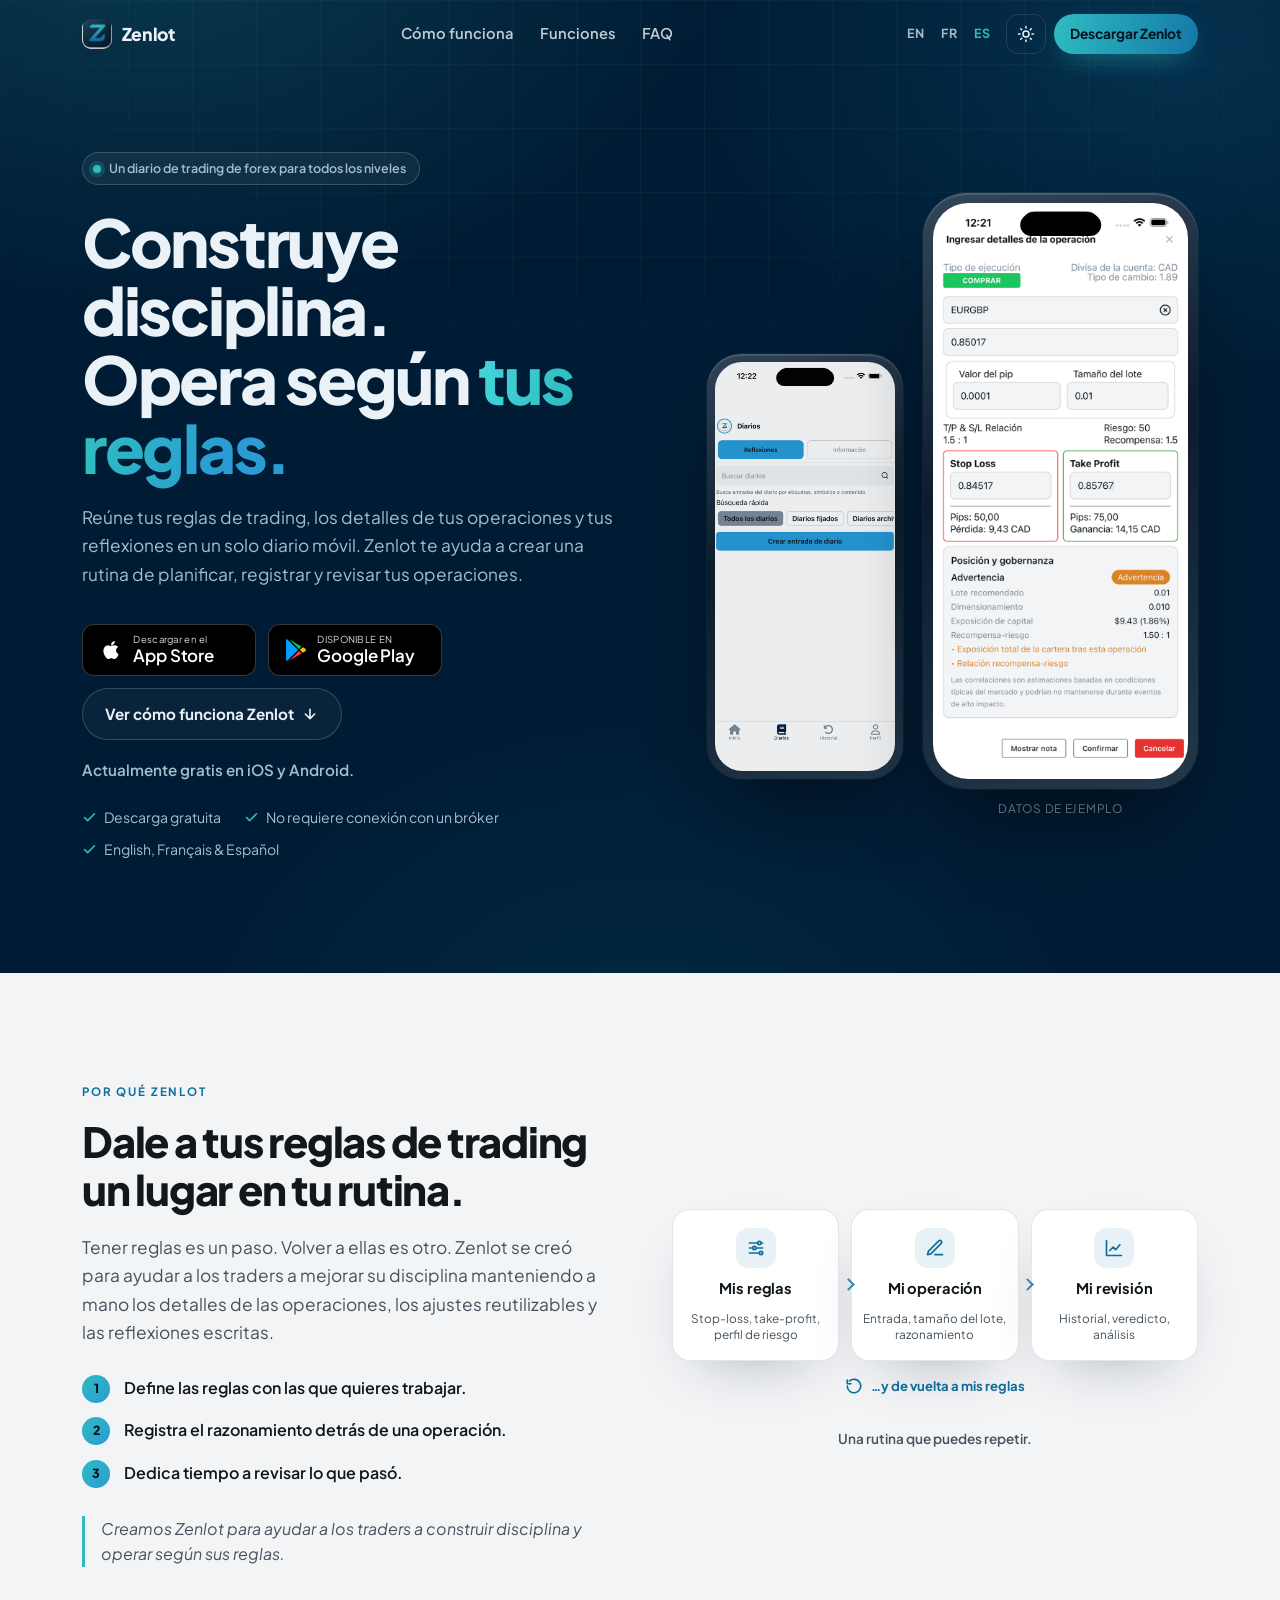
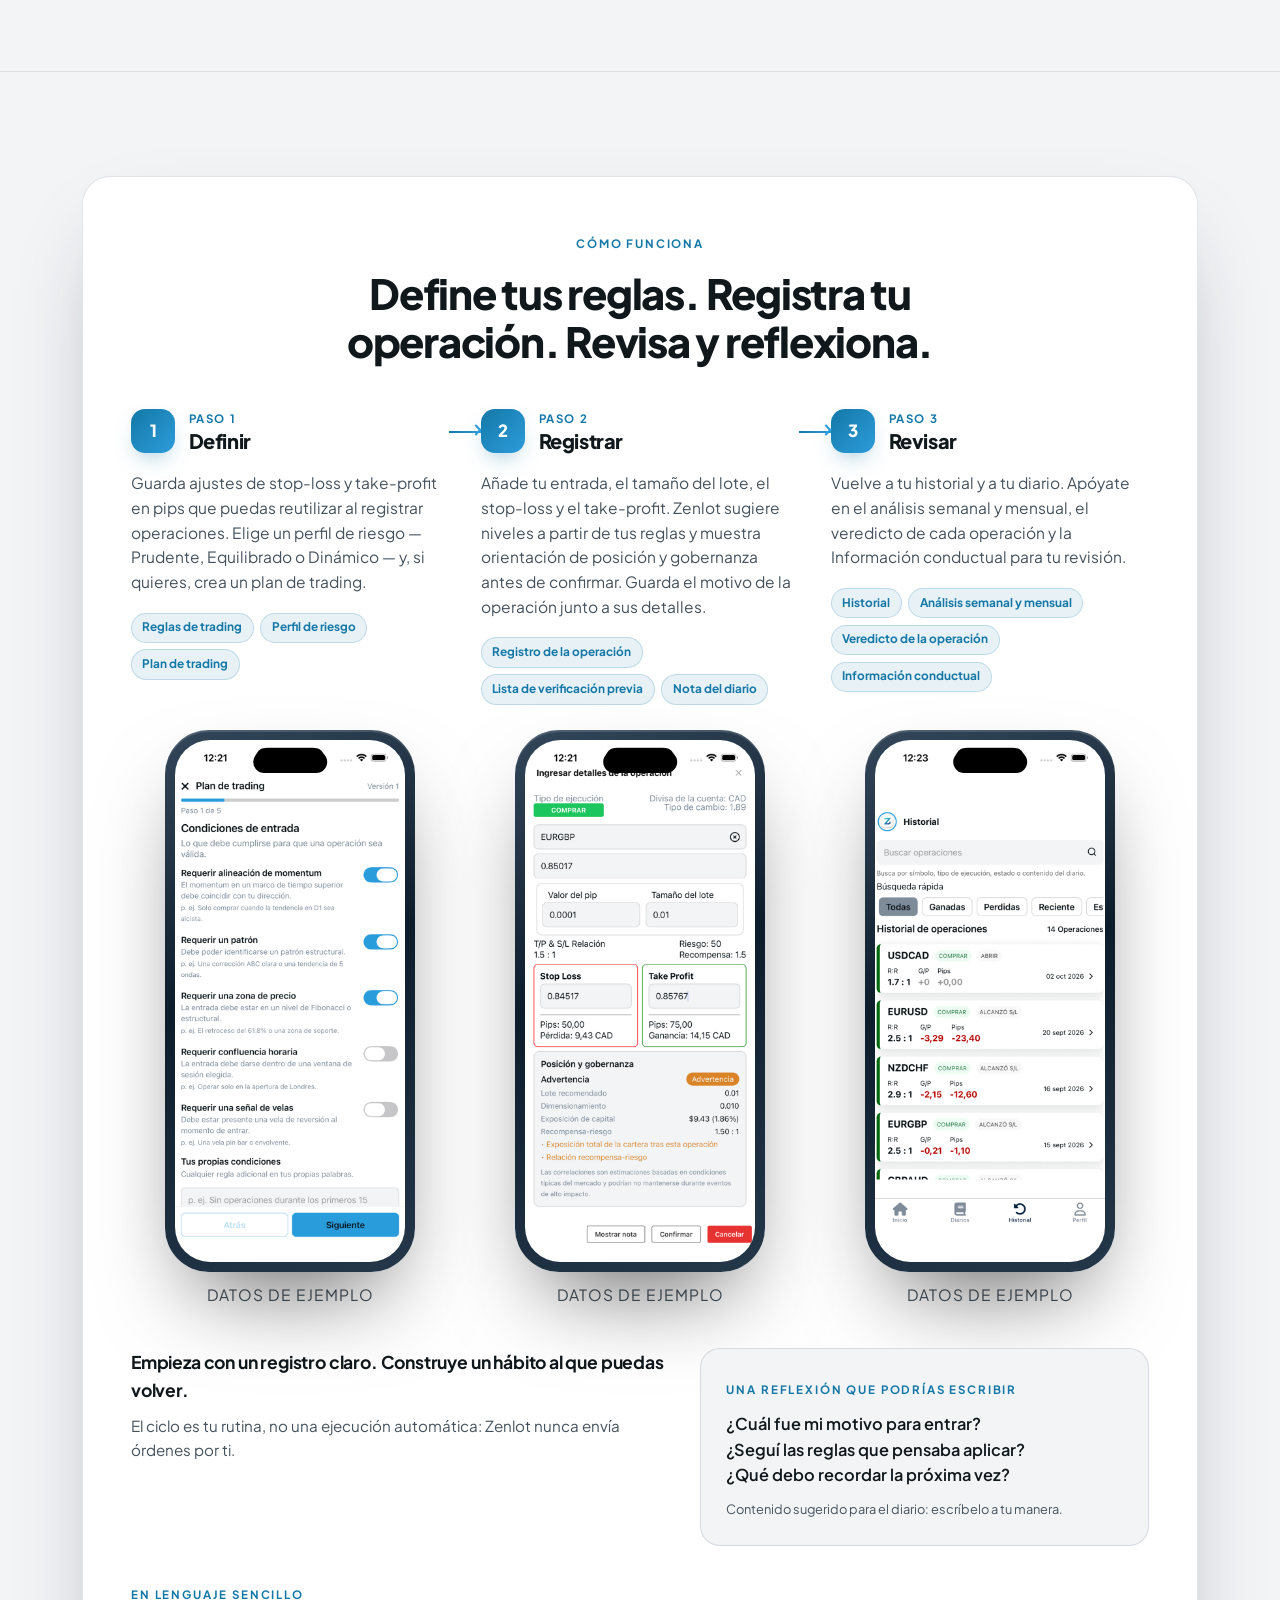
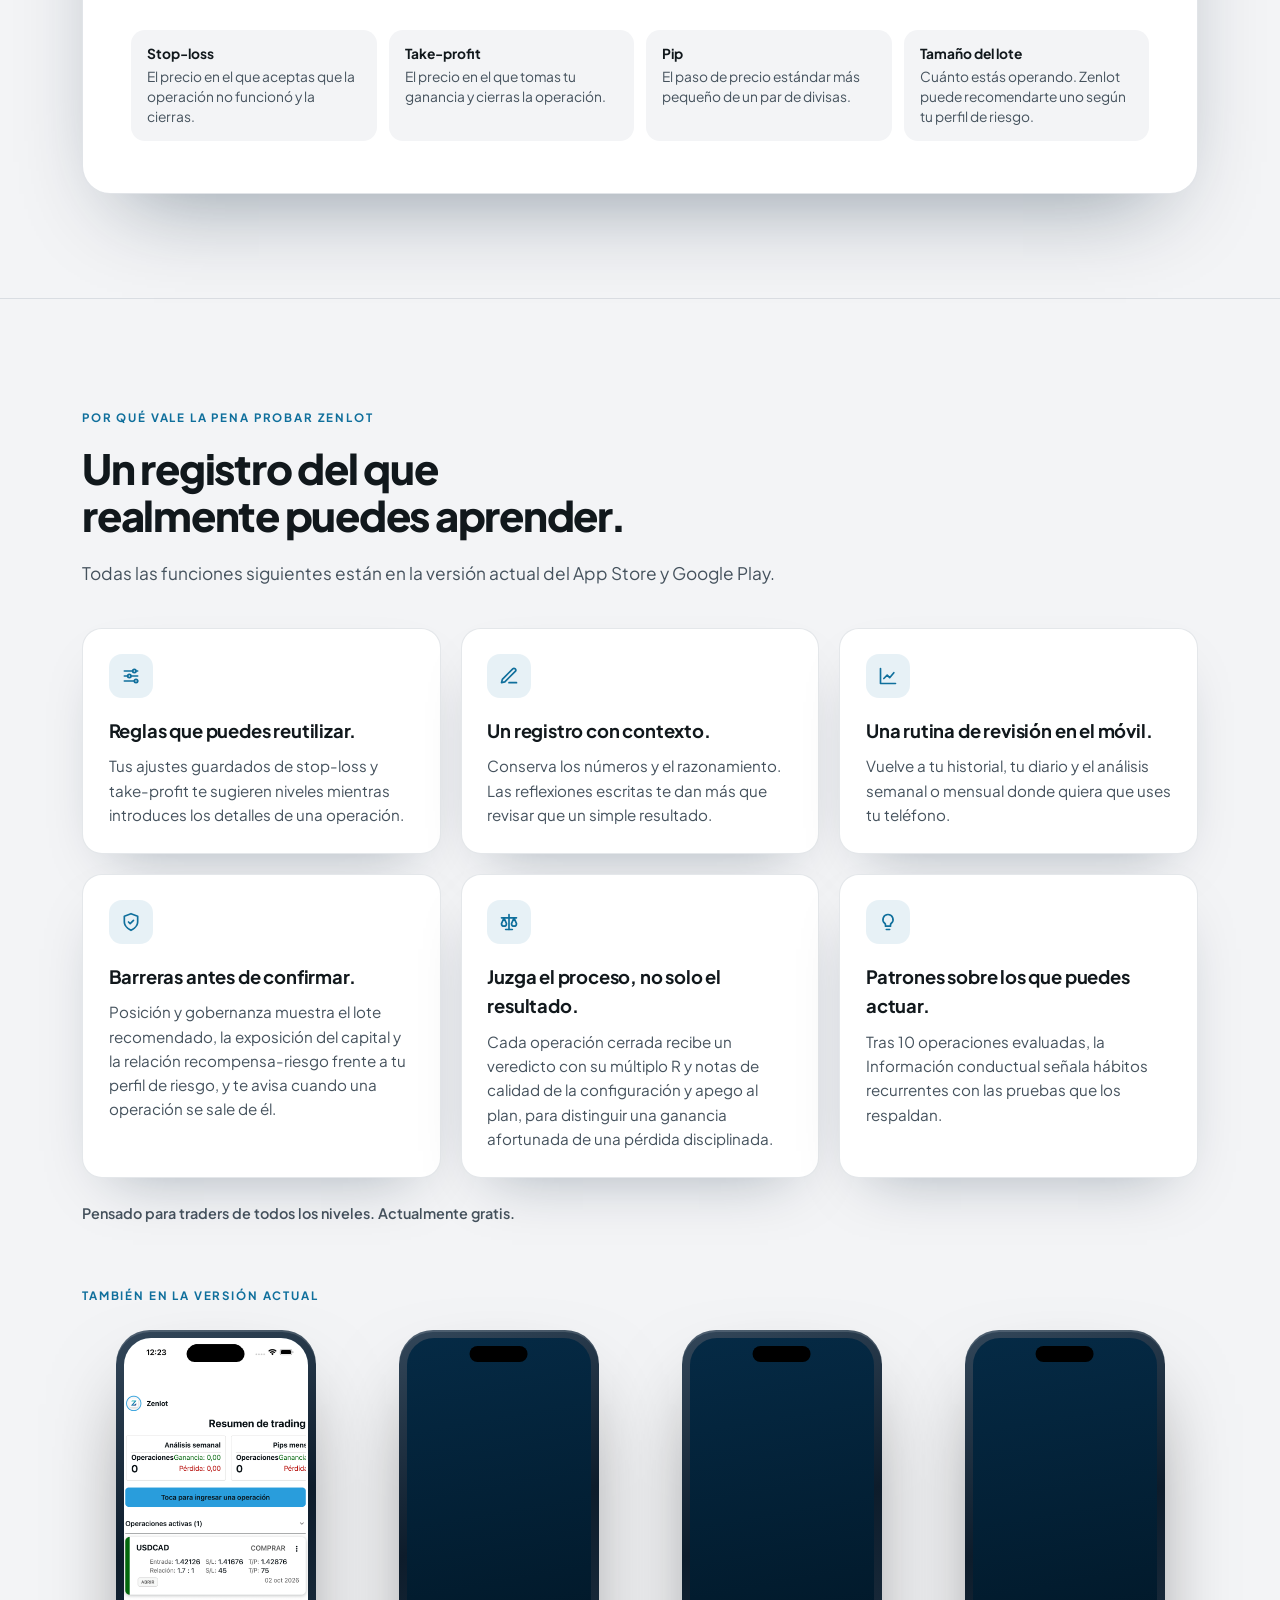
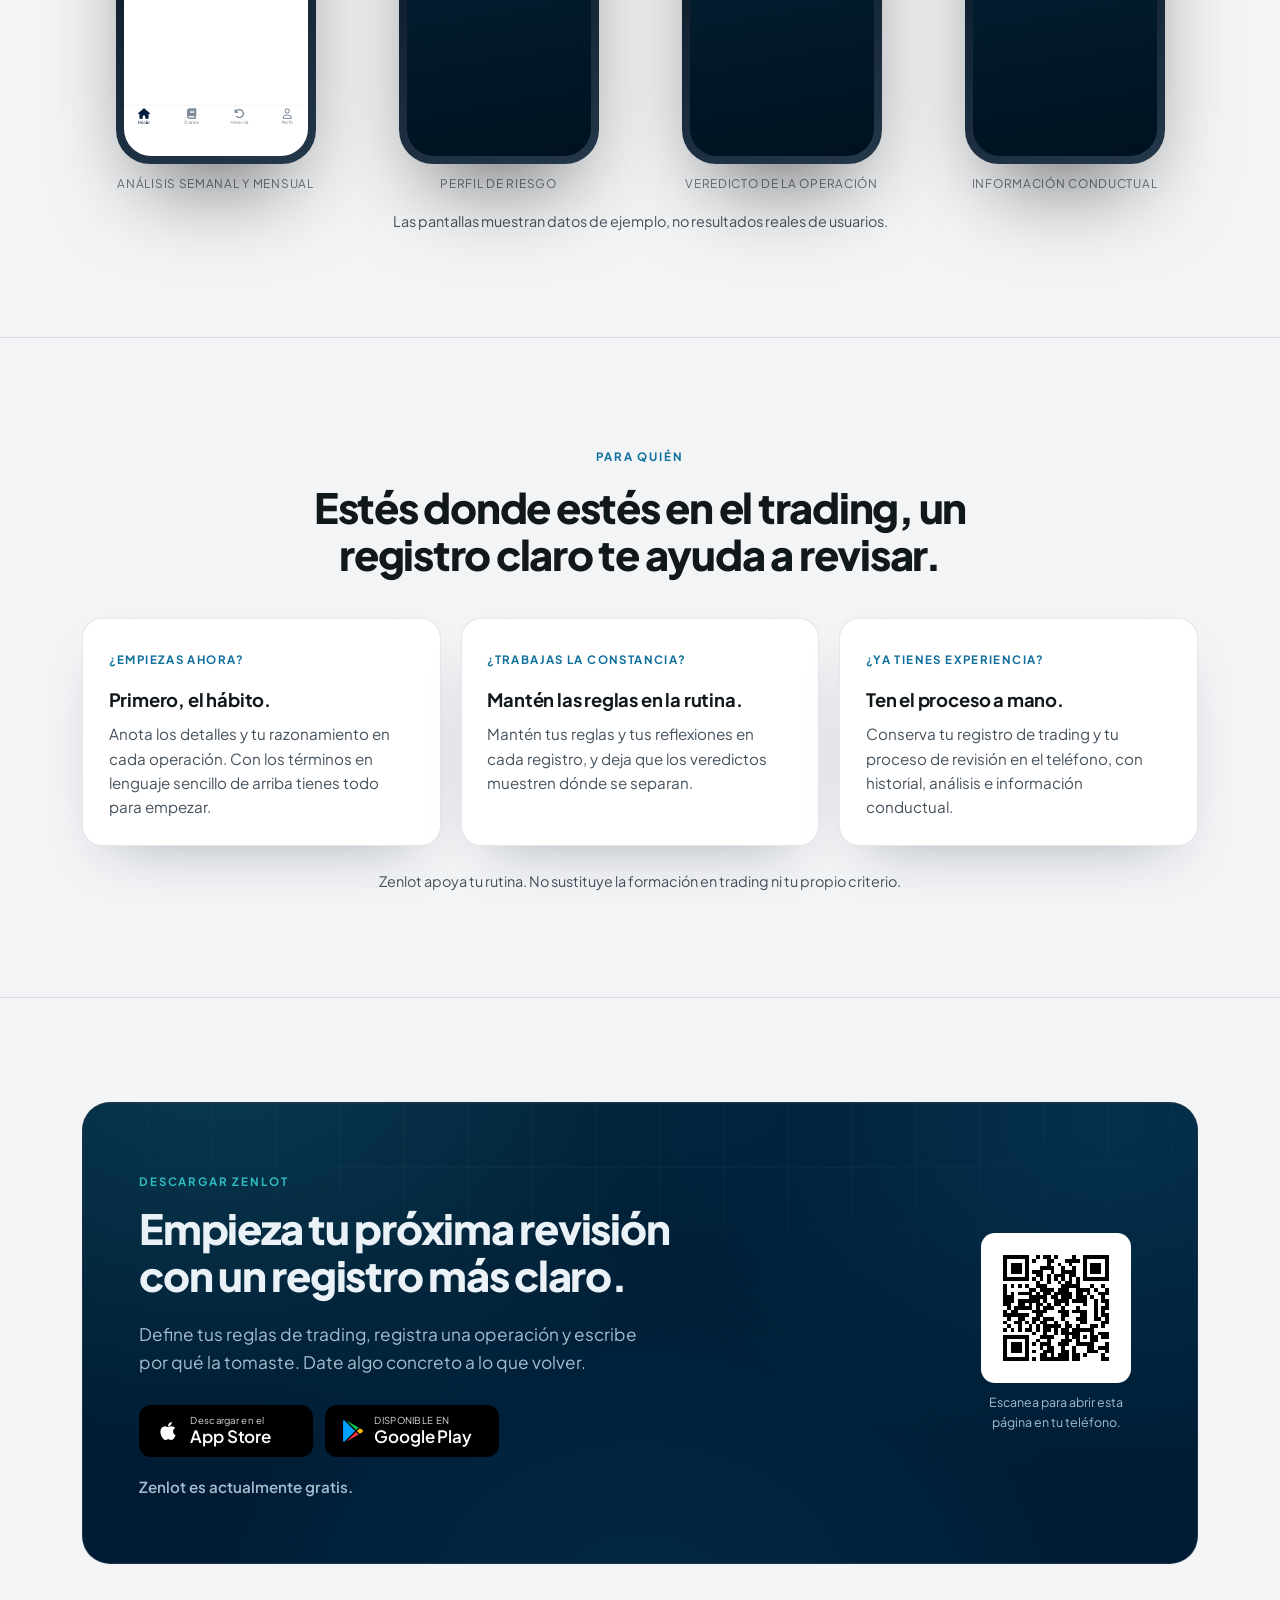
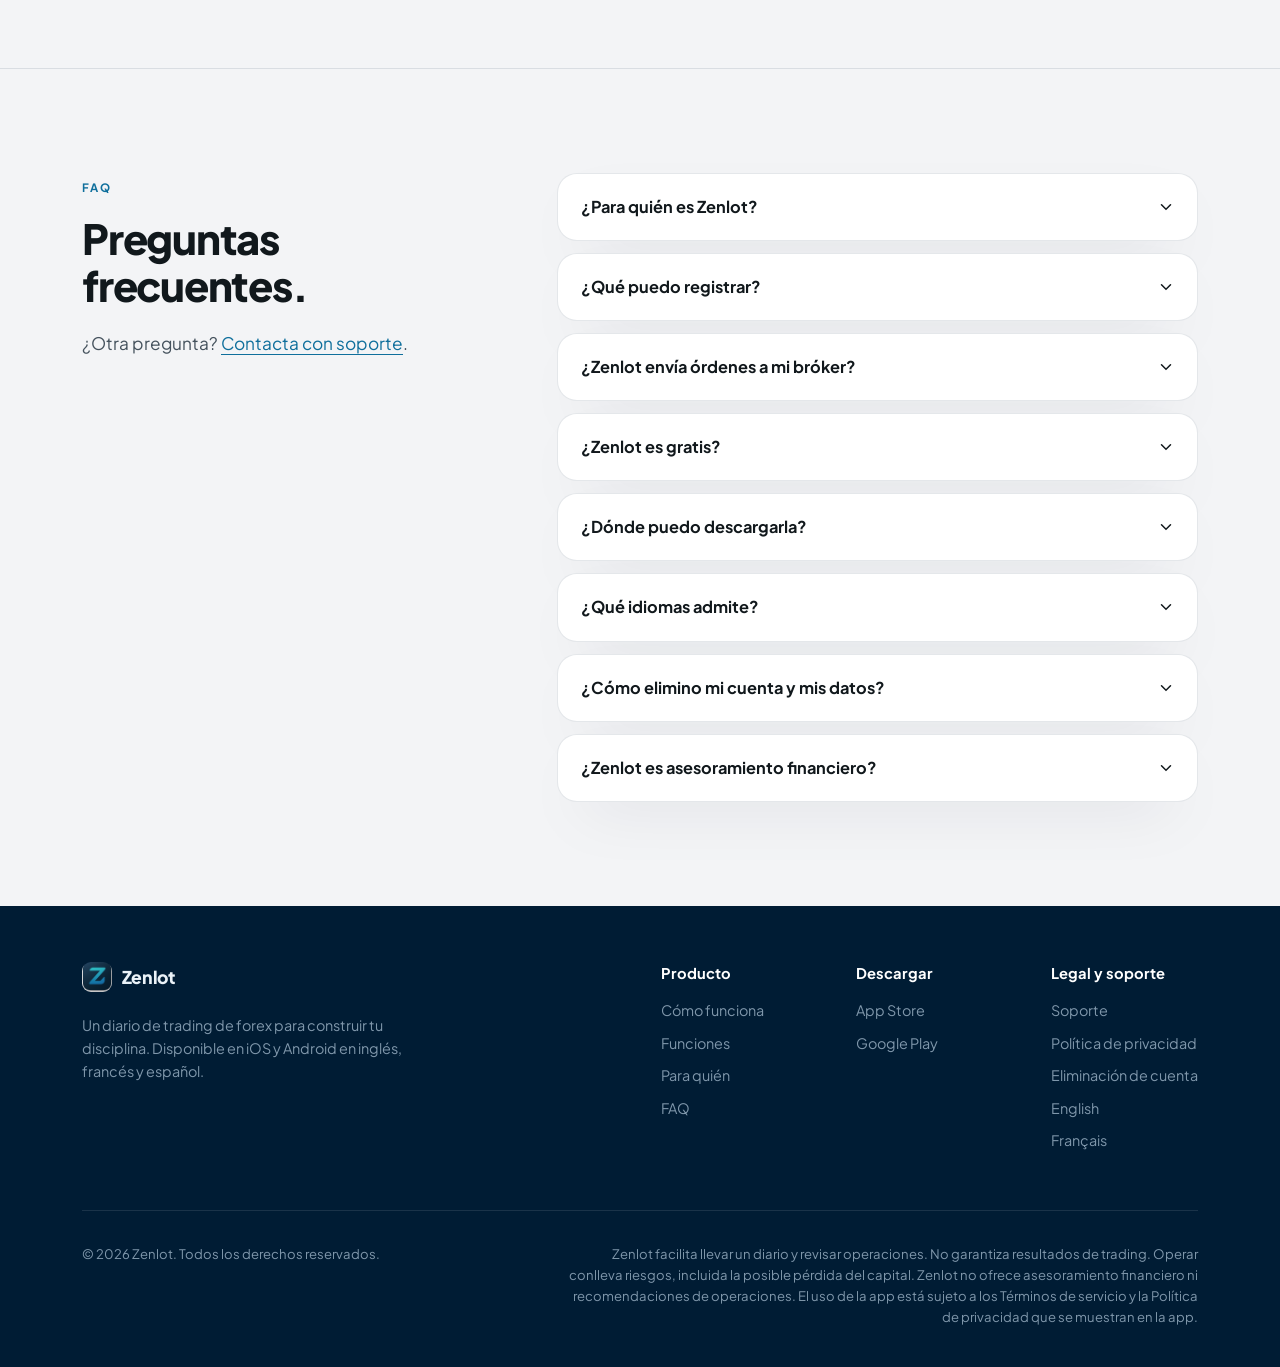
<file: es/index.html>
<!DOCTYPE html>
<html lang="es" data-shots-base="../assets/screenshots/">
<head>
<meta charset="utf-8">
<meta name="viewport" content="width=device-width, initial-scale=1, viewport-fit=cover">
<title>Zenlot | Diario de trading de forex gratuito</title>

<!-- ==========================================================================
     THEME — runs before paint so there's no flash. A stored pick
     (localStorage zenlot:theme, set by the header toggle in assets/site.js)
     wins; otherwise the system setting applies and keeps being followed.
     Force one with ?theme=light|dark (also stored, like ?lang=).
     ========================================================================== -->
<script>
(function () {
  var t = null;
  try {
    var forced = location.search.match(/[?&]theme=(light|dark)\b/);
    if (forced) { t = forced[1]; localStorage.setItem('zenlot:theme', t); }
    else { t = localStorage.getItem('zenlot:theme'); }
  } catch (e) {}
  if (t !== 'light' && t !== 'dark') {
    t = window.matchMedia && window.matchMedia('(prefers-color-scheme: dark)').matches ? 'dark' : 'light';
  }
  document.documentElement.setAttribute('data-theme', t);
})();
</script>

<!-- ==========================================================================
     STORE LINKS — edit in one place if they ever change.
       iOS      https://apps.apple.com/us/app/zenlot/id6759946394
       Android  https://play.google.com/store/apps/details?id=com.zenlot.app
     SCREENSHOTS — drop PNGs into assets/screenshots/<lang>/<light|dark>/ using
     the filenames in assets/screenshots/README.md. Frames swap from placeholder
     to image automatically and follow the active theme.
     ========================================================================== -->

<meta name="description" content="Crea una rutina de trading con Zenlot. Define reglas de trading reutilizables, registra tus operaciones y revisa tu diario y tu historial. Actualmente gratis en iOS y Android.">
<meta name="theme-color" content="#001c34" data-dynamic>
<meta name="apple-mobile-web-app-title" content="Zenlot">
<link rel="canonical" href="https://info.zenlot.net/es/">
<link rel="alternate" hreflang="en" href="https://info.zenlot.net/">
<link rel="alternate" hreflang="fr" href="https://info.zenlot.net/fr/">
<link rel="alternate" hreflang="es" href="https://info.zenlot.net/es/">
<link rel="alternate" hreflang="x-default" href="https://info.zenlot.net/">

<link rel="icon" type="image/png" sizes="32x32" href="../assets/brand/favicon-32.png">
<link rel="icon" type="image/png" sizes="16x16" href="../assets/brand/favicon-16.png">
<link rel="apple-touch-icon" href="../assets/brand/apple-touch-icon.png">

<meta property="og:type" content="website">
<meta property="og:site_name" content="Zenlot">
<meta property="og:locale" content="es_ES">
<meta property="og:locale:alternate" content="en_US">
<meta property="og:locale:alternate" content="fr_FR">
<meta property="og:url" content="https://info.zenlot.net/es/">
<meta property="og:title" content="Zenlot | Diario de trading de forex gratuito">
<meta property="og:description" content="Crea una rutina de trading con Zenlot. Define reglas de trading reutilizables, registra tus operaciones y revisa tu diario y tu historial. Actualmente gratis en iOS y Android.">
<meta property="og:image" content="https://info.zenlot.net/assets/brand/og-es.png">
<meta property="og:image:width" content="1200">
<meta property="og:image:height" content="630">
<meta name="twitter:card" content="summary_large_image">
<meta name="twitter:title" content="Zenlot | Diario de trading de forex gratuito">
<meta name="twitter:description" content="Crea una rutina de trading con Zenlot. Define reglas de trading reutilizables, registra tus operaciones y revisa tu diario y tu historial. Actualmente gratis en iOS y Android.">
<meta name="twitter:image" content="https://info.zenlot.net/assets/brand/og-es.png">

<link rel="preconnect" href="https://fonts.googleapis.com">
<link rel="preconnect" href="https://fonts.gstatic.com" crossorigin>
<link href="https://fonts.googleapis.com/css2?family=Plus+Jakarta+Sans:wght@400;500;600;700;800&amp;display=swap" rel="stylesheet">
<link rel="stylesheet" href="../assets/site.css">

<script type="application/ld+json">
{
  "@context": "https://schema.org",
  "@type": "SoftwareApplication",
  "name": "Zenlot",
  "applicationCategory": "FinanceApplication",
  "operatingSystem": "iOS, Android",
  "description": "Crea una rutina de trading con Zenlot. Define reglas de trading reutilizables, registra tus operaciones y revisa tu diario y tu historial. Actualmente gratis en iOS y Android.",
  "url": "https://info.zenlot.net/es/",
  "installUrl": [
    "https://apps.apple.com/us/app/zenlot/id6759946394",
    "https://play.google.com/store/apps/details?id=com.zenlot.app"
  ],
  "inLanguage": ["en", "fr", "es"],
  "offers": { "@type": "Offer", "price": "0", "priceCurrency": "USD" }
}
</script>
</head>

<body>
<a href="#main" class="skip-link">Ir al contenido</a>

<!-- ============================== HEADER ============================== -->
<header id="site-nav" class="site-nav">
  <div class="wrap">
    <div class="nav-row">
      <a href="#top" class="brand" aria-label="Zenlot">
        <img src="../assets/brand/zenlot-mark.png" alt="" width="30" height="30">
        <span>Zenlot</span>
      </a>

      <nav class="nav-links" aria-label="Principal">
        <a href="#how">Cómo funciona</a>
        <a href="#features">Funciones</a>
        <a href="#faq">FAQ</a>
      </nav>

      <div class="nav-tools">
        <div class="lang-switch" aria-label="Idioma">
          <a href="../" hreflang="en" lang="en" title="English">EN</a><a href="../fr/" hreflang="fr" lang="fr" title="Français">FR</a><span aria-current="page">ES</span>
        </div>
        <button type="button" class="icon-btn theme-toggle" aria-label="Cambiar a modo oscuro" title="Cambiar a modo oscuro" data-label-dark="Cambiar a modo oscuro" data-label-light="Cambiar a modo claro">
          <svg class="ico-sun" width="18" height="18" viewBox="0 0 24 24" fill="none" stroke="currentColor" stroke-width="2" stroke-linecap="round" stroke-linejoin="round" aria-hidden="true"><circle cx="12" cy="12" r="4"/><path d="M12 2v2M12 20v2M4.93 4.93l1.41 1.41M17.66 17.66l1.41 1.41M2 12h2M20 12h2M4.93 19.07l1.41-1.41M17.66 6.34l1.41-1.41"/></svg>
          <svg class="ico-moon" width="18" height="18" viewBox="0 0 24 24" fill="none" stroke="currentColor" stroke-width="2" stroke-linecap="round" stroke-linejoin="round" aria-hidden="true"><path d="M21 12.79A9 9 0 1 1 11.21 3 7 7 0 0 0 21 12.79z"/></svg>
        </button>
        <a href="#download" class="btn btn-primary btn-sm nav-cta">Descargar Zenlot</a>
        <button type="button" id="menu-toggle" class="icon-btn menu-toggle" aria-expanded="false" aria-controls="mobile-menu" aria-label="Abrir el menú">
          <svg width="20" height="20" viewBox="0 0 24 24" fill="none" stroke="currentColor" stroke-width="2" stroke-linecap="round" aria-hidden="true"><path d="M4 7h16M4 12h16M4 17h16"/></svg>
        </button>
      </div>
    </div>
  </div>
  <div id="mobile-menu" class="mobile-menu">
    <a href="#how">Cómo funciona</a>
    <a href="#features">Funciones</a>
    <a href="#faq">FAQ</a>
    <a href="#download">Descargar Zenlot</a>
    <div class="mm-langs"><a href="../" hreflang="en" lang="en" title="English">EN</a><a href="../fr/" hreflang="fr" lang="fr" title="Français">FR</a><span aria-current="page">ES</span></div>
  </div>
</header>

<main id="main">
<span id="top"></span>

<!-- ============================== HERO ============================== -->
<section class="shell shell-ambient hero">
  <div class="wrap">
    <div class="hero-grid">
      <div>
        <span class="pill"><span class="dot" aria-hidden="true"></span>Un diario de trading de forex para todos los niveles</span>
        <h1 class="h1 balance" style="margin-top:1.4rem">Construye disciplina.<br>Opera según <span class="grad-text">tus reglas.</span></h1>
        <p class="lead" style="max-width:34rem">Reúne tus reglas de trading, los detalles de tus operaciones y tus reflexiones en un solo diario móvil. Zenlot te ayuda a crear una rutina de planificar, registrar y revisar tus operaciones.</p>

        <div id="download" class="hero-actions" style="scroll-margin-top:6rem">
          <div class="badges">
            <a href="https://apps.apple.com/us/app/zenlot/id6759946394" data-store="ios" class="store-badge" target="_blank" rel="noopener" aria-label="Descargar Zenlot en el App Store"><svg width="24" height="24" viewBox="0 0 24 24" fill="currentColor" aria-hidden="true"><path d="M17.05 20.28c-.98.95-2.05.8-3.08.35-1.09-.46-2.09-.48-3.24 0-1.44.62-2.2.44-3.06-.35C2.79 15.25 3.51 7.59 9.05 7.31c1.35.07 2.29.74 3.08.8 1.18-.24 2.31-.93 3.57-.84 1.51.12 2.65.72 3.4 1.8-3.12 1.87-2.38 5.98.48 7.13-.57 1.5-1.31 2.99-2.53 4.08zM12.03 7.25c-.15-2.23 1.66-4.07 3.74-4.25.29 2.58-2.34 4.5-3.74 4.25z"/></svg><span><span class="sb-small">Descargar en el</span><span class="sb-big">App Store</span></span></a>
            <a href="https://play.google.com/store/apps/details?id=com.zenlot.app" data-store="android" class="store-badge" target="_blank" rel="noopener" aria-label="Obtener Zenlot en Google Play"><svg width="22" height="24" viewBox="0 0 512 512" aria-hidden="true"><path fill="#00a0ff" d="M47 0C34 6.8 25.3 19.2 25.3 35.3v441.3c0 16.1 8.7 28.5 21.7 35.3l256.6-256L47 0z"/><path fill="#ffbc00" d="M472.2 225.6l-58.9-34.1-65.7 64.5 65.7 64.5 60.1-34.1c18-14.3 18-46.5-1.2-60.8z"/><path fill="#ff3a44" d="M104.6 499l280.8-161.2-60.1-60.1L104.6 499z"/><path fill="#00c852" d="M325.3 234.3L104.6 13l280.8 161.2-60.1 60.1z"/></svg><span><span class="sb-small">DISPONIBLE EN</span><span class="sb-big">Google Play</span></span></a>
          </div>
          <a href="#how" class="btn btn-ghost">Ver cómo funciona Zenlot
            <svg width="16" height="16" viewBox="0 0 24 24" fill="none" stroke="currentColor" stroke-width="2.4" stroke-linecap="round" stroke-linejoin="round" aria-hidden="true"><path d="M12 5v14M5 12l7 7 7-7"/></svg>
          </a>
        </div>
        <p class="offer-line">Actualmente gratis en iOS y Android.</p>
        <ul class="ticks">
          <li><svg class="tick" width="15" height="15" viewBox="0 0 24 24" fill="none" stroke="currentColor" stroke-width="2.6" stroke-linecap="round" stroke-linejoin="round" aria-hidden="true"><path d="M20 6 9 17l-5-5"/></svg>Descarga gratuita</li>
          <li><svg class="tick" width="15" height="15" viewBox="0 0 24 24" fill="none" stroke="currentColor" stroke-width="2.6" stroke-linecap="round" stroke-linejoin="round" aria-hidden="true"><path d="M20 6 9 17l-5-5"/></svg>No requiere conexión con un bróker</li>
          <li><svg class="tick" width="15" height="15" viewBox="0 0 24 24" fill="none" stroke="currentColor" stroke-width="2.6" stroke-linecap="round" stroke-linejoin="round" aria-hidden="true"><path d="M20 6 9 17l-5-5"/></svg>English, Français &amp; Español</li>
        </ul>
      </div>

      <div class="device-cluster" aria-label="Pantallas de la app Zenlot">
        <div class="shot device-back device-float-slow">
          <div class="device device-sm"><div class="device-screen"><div class="device-island" aria-hidden="true"></div><img src="../assets/screenshots/es/dark/03-journal.png" data-shot="03-journal" alt="Entrada del diario de Zenlot con una reflexión escrita sobre una operación" loading="lazy" decoding="async"><div class="device-placeholder" aria-hidden="true"><img class="dp-mark" src="../assets/brand/zenlot-mark.png" alt=""><span class="dp-title">Captura pendiente</span><span class="dp-label">03-journal.png</span></div></div></div>
        </div>
        <div class="shot device-front device-float">
          <div class="device"><div class="device-screen"><div class="device-island" aria-hidden="true"></div><img src="../assets/screenshots/es/dark/01-trade-entry.png" data-shot="01-trade-entry" alt="Pantalla de registro de operación de Zenlot con entrada, stop-loss, take-profit y relación riesgo/recompensa" loading="eager" decoding="async"><div class="device-placeholder" aria-hidden="true"><img class="dp-mark" src="../assets/brand/zenlot-mark.png" alt=""><span class="dp-title">Captura pendiente</span><span class="dp-label">01-trade-entry.png</span></div></div></div>
          <p class="shot-caption">Datos de ejemplo</p>
        </div>
      </div>
    </div>
  </div>
</section>

<div class="page">

<!-- ============================== WHY ============================== -->
<section class="section" id="why">
  <div class="wrap">
    <div class="why-grid">
      <div class="reveal">
        <p class="eyebrow">Por qué Zenlot</p>
        <h2 class="h2 balance">Dale a tus reglas de trading un lugar en tu rutina.</h2>
        <p class="lead">Tener reglas es un paso. Volver a ellas es otro. Zenlot se creó para ayudar a los traders a mejorar su disciplina manteniendo a mano los detalles de las operaciones, los ajustes reutilizables y las reflexiones escritas.</p>
        <ul class="callouts">
          <li><span class="num" aria-hidden="true">1</span><span>Define las reglas con las que quieres trabajar.</span></li>
          <li><span class="num" aria-hidden="true">2</span><span>Registra el razonamiento detrás de una operación.</span></li>
          <li><span class="num" aria-hidden="true">3</span><span>Dedica tiempo a revisar lo que pasó.</span></li>
        </ul>
        <p class="founder-line">Creamos Zenlot para ayudar a los traders a construir disciplina y operar según sus reglas.</p>
      </div>

      <div class="reveal">
        <div class="loop" role="img" aria-label="Un ciclo que conecta Mis reglas, Mi operación y Mi revisión">
          <div class="loop-nodes">
            <div class="loop-node">
              <span class="icon-tile" aria-hidden="true"><svg width="20" height="20" viewBox="0 0 24 24" fill="none" stroke="currentColor" stroke-width="2" stroke-linecap="round" stroke-linejoin="round"><path d="M4 6h10M18 6h2M4 12h4M12 12h8M4 18h12M20 18h0"/><circle cx="16" cy="6" r="2"/><circle cx="10" cy="12" r="2"/><circle cx="18" cy="18" r="2"/></svg></span>
              <strong>Mis reglas</strong>
              <small>Stop-loss, take-profit, perfil de riesgo</small>
            </div>
            <div class="loop-node">
              <span class="icon-tile" aria-hidden="true"><svg width="20" height="20" viewBox="0 0 24 24" fill="none" stroke="currentColor" stroke-width="2" stroke-linecap="round" stroke-linejoin="round"><path d="M12 20h9"/><path d="M16.5 3.5a2.1 2.1 0 0 1 3 3L7 19l-4 1 1-4Z"/></svg></span>
              <strong>Mi operación</strong>
              <small>Entrada, tamaño del lote, razonamiento</small>
            </div>
            <div class="loop-node">
              <span class="icon-tile" aria-hidden="true"><svg width="20" height="20" viewBox="0 0 24 24" fill="none" stroke="currentColor" stroke-width="2" stroke-linecap="round" stroke-linejoin="round"><path d="M3 3v18h18"/><path d="M7 15l4-4 3 3 5-6"/></svg></span>
              <strong>Mi revisión</strong>
              <small>Historial, veredicto, análisis</small>
            </div>
          </div>
          <div class="loop-return" aria-hidden="true">
            <svg width="18" height="18" viewBox="0 0 24 24" fill="none" stroke="currentColor" stroke-width="2.2" stroke-linecap="round" stroke-linejoin="round"><path d="M3 12a9 9 0 1 0 3-6.7"/><path d="M3 4v5h5"/></svg>
            <span>…y de vuelta a mis reglas</span>
          </div>
        </div>
        <p class="loop-caption">Una rutina que puedes repetir.</p>
      </div>
    </div>
  </div>
</section>

<!-- ============================== ROUTINE (main infographic) ============================== -->
<section class="section" id="how">
  <div class="wrap">
    <div class="paper reveal">
      <div class="section-head center">
        <p class="eyebrow">Cómo funciona</p>
        <h2 class="h2 balance">Define tus reglas. Registra tu operación. Revisa y reflexiona.</h2>
      </div>

      <ol class="routine">
        <li class="stage">
          <div class="stage-head">
            <span class="stage-num" aria-hidden="true">1</span>
            <div><div class="stage-label">Paso 1</div><div class="stage-title">Definir</div></div>
          </div>
          <p>Guarda ajustes de stop-loss y take-profit en pips que puedas reutilizar al registrar operaciones. Elige un perfil de riesgo — Prudente, Equilibrado o Dinámico — y, si quieres, crea un plan de trading.</p>
          <ul class="inapp" aria-label="En la app"><li>Reglas de trading</li><li>Perfil de riesgo</li><li>Plan de trading</li></ul>
          <div class="shot">
            <div class="device"><div class="device-screen"><div class="device-island" aria-hidden="true"></div><img src="../assets/screenshots/es/dark/02-trading-rules.png" data-shot="02-trading-rules" alt="Pantalla Reglas de trading de Zenlot con ajustes reutilizables de stop-loss y take-profit en pips" loading="lazy" decoding="async"><div class="device-placeholder" aria-hidden="true"><img class="dp-mark" src="../assets/brand/zenlot-mark.png" alt=""><span class="dp-title">Captura pendiente</span><span class="dp-label">02-trading-rules.png</span></div></div></div>
            <p class="shot-caption">Datos de ejemplo</p>
          </div>
        </li>
        <li class="stage">
          <div class="stage-head">
            <span class="stage-num" aria-hidden="true">2</span>
            <div><div class="stage-label">Paso 2</div><div class="stage-title">Registrar</div></div>
          </div>
          <p>Añade tu entrada, el tamaño del lote, el stop-loss y el take-profit. Zenlot sugiere niveles a partir de tus reglas y muestra orientación de posición y gobernanza antes de confirmar. Guarda el motivo de la operación junto a sus detalles.</p>
          <ul class="inapp" aria-label="En la app"><li>Registro de la operación</li><li>Lista de verificación previa</li><li>Nota del diario</li></ul>
          <div class="shot">
            <div class="device"><div class="device-screen"><div class="device-island" aria-hidden="true"></div><img src="../assets/screenshots/es/dark/01-trade-entry.png" data-shot="01-trade-entry" alt="Pantalla de registro de operación de Zenlot con entrada, stop-loss, take-profit y relación riesgo/recompensa" loading="lazy" decoding="async"><div class="device-placeholder" aria-hidden="true"><img class="dp-mark" src="../assets/brand/zenlot-mark.png" alt=""><span class="dp-title">Captura pendiente</span><span class="dp-label">01-trade-entry.png</span></div></div></div>
            <p class="shot-caption">Datos de ejemplo</p>
          </div>
        </li>
        <li class="stage">
          <div class="stage-head">
            <span class="stage-num" aria-hidden="true">3</span>
            <div><div class="stage-label">Paso 3</div><div class="stage-title">Revisar</div></div>
          </div>
          <p>Vuelve a tu historial y a tu diario. Apóyate en el análisis semanal y mensual, el veredicto de cada operación y la Información conductual para tu revisión.</p>
          <ul class="inapp" aria-label="En la app"><li>Historial</li><li>Análisis semanal y mensual</li><li>Veredicto de la operación</li><li>Información conductual</li></ul>
          <div class="shot">
            <div class="device"><div class="device-screen"><div class="device-island" aria-hidden="true"></div><img src="../assets/screenshots/es/dark/04-history.png" data-shot="04-history" alt="Historial de Zenlot con operaciones cerradas y resultados variados" loading="lazy" decoding="async"><div class="device-placeholder" aria-hidden="true"><img class="dp-mark" src="../assets/brand/zenlot-mark.png" alt=""><span class="dp-title">Captura pendiente</span><span class="dp-label">04-history.png</span></div></div></div>
            <p class="shot-caption">Datos de ejemplo</p>
          </div>
        </li>
      </ol>

      <div class="routine-foot">
        <div>
          <p class="support-line">Empieza con un registro claro. Construye un hábito al que puedas volver.</p>
          <p class="muted" style="margin-top:.6rem;font-size:.95rem">El ciclo es tu rutina, no una ejecución automática: Zenlot nunca envía órdenes por ti.</p>
        </div>
        <div class="card card-pad reflection">
          <p class="eyebrow">Una reflexión que podrías escribir</p>
          <p class="q" style="margin-top:.7rem"><span>¿Cuál fue mi motivo para entrar?</span><span>¿Seguí las reglas que pensaba aplicar?</span><span>¿Qué debo recordar la próxima vez?</span></p>
          <p class="note">Contenido sugerido para el diario: escríbelo a tu manera.</p>
        </div>
      </div>

      <p class="eyebrow" style="margin-top:2.5rem">En lenguaje sencillo</p>
      <ul class="glossary">
        <li><strong>Stop-loss</strong>El precio en el que aceptas que la operación no funcionó y la cierras.</li>
        <li><strong>Take-profit</strong>El precio en el que tomas tu ganancia y cierras la operación.</li>
        <li><strong>Pip</strong>El paso de precio estándar más pequeño de un par de divisas.</li>
        <li><strong>Tamaño del lote</strong>Cuánto estás operando. Zenlot puede recomendarte uno según tu perfil de riesgo.</li>
      </ul>
    </div>
  </div>
</section>

<!-- ============================== BENEFITS ============================== -->
<section class="section" id="features">
  <div class="wrap">
    <div class="section-head reveal">
      <p class="eyebrow">Por qué vale la pena probar Zenlot</p>
      <h2 class="h2 balance">Un registro del que realmente puedes aprender.</h2>
      <p class="lead">Todas las funciones siguientes están en la versión actual del App Store y Google Play.</p>
    </div>

    <div class="grid-3 benefits">
      <div class="card card-pad benefit reveal"><span class="icon-tile" aria-hidden="true"><svg width="20" height="20" viewBox="0 0 24 24" fill="none" stroke="currentColor" stroke-width="2" stroke-linecap="round" stroke-linejoin="round"><path d="M4 6h10M18 6h2M4 12h4M12 12h8M4 18h12M20 18h0"/><circle cx="16" cy="6" r="2"/><circle cx="10" cy="12" r="2"/><circle cx="18" cy="18" r="2"/></svg></span><h3 class="h3">Reglas que puedes reutilizar.</h3><p>Tus ajustes guardados de stop-loss y take-profit te sugieren niveles mientras introduces los detalles de una operación.</p></div>
      <div class="card card-pad benefit reveal"><span class="icon-tile" aria-hidden="true"><svg width="20" height="20" viewBox="0 0 24 24" fill="none" stroke="currentColor" stroke-width="2" stroke-linecap="round" stroke-linejoin="round"><path d="M12 20h9"/><path d="M16.5 3.5a2.1 2.1 0 0 1 3 3L7 19l-4 1 1-4Z"/></svg></span><h3 class="h3">Un registro con contexto.</h3><p>Conserva los números y el razonamiento. Las reflexiones escritas te dan más que revisar que un simple resultado.</p></div>
      <div class="card card-pad benefit reveal"><span class="icon-tile" aria-hidden="true"><svg width="20" height="20" viewBox="0 0 24 24" fill="none" stroke="currentColor" stroke-width="2" stroke-linecap="round" stroke-linejoin="round"><path d="M3 3v18h18"/><path d="M7 15l4-4 3 3 5-6"/></svg></span><h3 class="h3">Una rutina de revisión en el móvil.</h3><p>Vuelve a tu historial, tu diario y el análisis semanal o mensual donde quiera que uses tu teléfono.</p></div>
      <div class="card card-pad benefit reveal"><span class="icon-tile" aria-hidden="true"><svg width="20" height="20" viewBox="0 0 24 24" fill="none" stroke="currentColor" stroke-width="2" stroke-linecap="round" stroke-linejoin="round"><path d="M12 22s8-4 8-10V5l-8-3-8 3v7c0 6 8 10 8 10z"/><path d="m9 12 2 2 4-4"/></svg></span><h3 class="h3">Barreras antes de confirmar.</h3><p>Posición y gobernanza muestra el lote recomendado, la exposición del capital y la relación recompensa-riesgo frente a tu perfil de riesgo, y te avisa cuando una operación se sale de él.</p></div>
      <div class="card card-pad benefit reveal"><span class="icon-tile" aria-hidden="true"><svg width="20" height="20" viewBox="0 0 24 24" fill="none" stroke="currentColor" stroke-width="2" stroke-linecap="round" stroke-linejoin="round"><path d="M12 3v18M3 7h18"/><path d="M6 7l-3 7a3 3 0 0 0 6 0L6 7zM18 7l-3 7a3 3 0 0 0 6 0l-3-7z"/><path d="M8 21h8"/></svg></span><h3 class="h3">Juzga el proceso, no solo el resultado.</h3><p>Cada operación cerrada recibe un veredicto con su múltiplo R y notas de calidad de la configuración y apego al plan, para distinguir una ganancia afortunada de una pérdida disciplinada.</p></div>
      <div class="card card-pad benefit reveal"><span class="icon-tile" aria-hidden="true"><svg width="20" height="20" viewBox="0 0 24 24" fill="none" stroke="currentColor" stroke-width="2" stroke-linecap="round" stroke-linejoin="round"><path d="M12 3a6 6 0 0 0-4 10.5c.7.6 1 1.3 1 2V17h6v-1.5c0-.7.3-1.4 1-2A6 6 0 0 0 12 3z"/><path d="M10 21h4"/></svg></span><h3 class="h3">Patrones sobre los que puedes actuar.</h3><p>Tras 10 operaciones evaluadas, la Información conductual señala hábitos recurrentes con las pruebas que los respaldan.</p></div>
    </div>
    <p class="muted small reveal" style="margin-top:1.5rem;font-weight:600">Pensado para traders de todos los niveles. Actualmente gratis.</p>

    <div class="gallery reveal">
      <p class="eyebrow">También en la versión actual</p>
      <div class="gallery-row">
        <div class="shot"><div class="device device-sm"><div class="device-screen"><div class="device-island" aria-hidden="true"></div><img src="../assets/screenshots/es/dark/05-analysis.png" data-shot="05-analysis" alt="Tarjeta de análisis semanal y mensual de pips en Zenlot" loading="lazy" decoding="async"><div class="device-placeholder" aria-hidden="true"><img class="dp-mark" src="../assets/brand/zenlot-mark.png" alt=""><span class="dp-title">Captura pendiente</span><span class="dp-label">05-analysis.png</span></div></div></div><p class="shot-caption">Análisis semanal y mensual</p></div>
        <div class="shot"><div class="device device-sm"><div class="device-screen"><div class="device-island" aria-hidden="true"></div><img src="../assets/screenshots/es/dark/06-risk-profile.png" data-shot="06-risk-profile" alt="Pantalla Perfil de riesgo de Zenlot con las opciones Prudente, Equilibrado y Dinámico" loading="lazy" decoding="async"><div class="device-placeholder" aria-hidden="true"><img class="dp-mark" src="../assets/brand/zenlot-mark.png" alt=""><span class="dp-title">Captura pendiente</span><span class="dp-label">06-risk-profile.png</span></div></div></div><p class="shot-caption">Perfil de riesgo</p></div>
        <div class="shot"><div class="device device-sm"><div class="device-screen"><div class="device-island" aria-hidden="true"></div><img src="../assets/screenshots/es/dark/07-verdict.png" data-shot="07-verdict" alt="Pantalla Veredicto de la operación de Zenlot con múltiplo R, calidad de la configuración y apego al plan" loading="lazy" decoding="async"><div class="device-placeholder" aria-hidden="true"><img class="dp-mark" src="../assets/brand/zenlot-mark.png" alt=""><span class="dp-title">Captura pendiente</span><span class="dp-label">07-verdict.png</span></div></div></div><p class="shot-caption">Veredicto de la operación</p></div>
        <div class="shot"><div class="device device-sm"><div class="device-screen"><div class="device-island" aria-hidden="true"></div><img src="../assets/screenshots/es/dark/08-insights.png" data-shot="08-insights" alt="Informe de Información conductual de Zenlot con un patrón destacado y sus pruebas" loading="lazy" decoding="async"><div class="device-placeholder" aria-hidden="true"><img class="dp-mark" src="../assets/brand/zenlot-mark.png" alt=""><span class="dp-title">Captura pendiente</span><span class="dp-label">08-insights.png</span></div></div></div><p class="shot-caption">Información conductual</p></div>
      </div>
      <p class="muted small" style="margin-top:1rem;text-align:center">Las pantallas muestran datos de ejemplo, no resultados reales de usuarios.</p>
    </div>
  </div>
</section>

<!-- ============================== PERSONAS ============================== -->
<section class="section" id="who">
  <div class="wrap">
    <div class="section-head center reveal">
      <p class="eyebrow">Para quién</p>
      <h2 class="h2 balance">Estés donde estés en el trading, un registro claro te ayuda a revisar.</h2>
    </div>
    <div class="grid-3" style="margin-top:2.5rem">
      <div class="card card-pad persona reveal"><span class="tag">¿Empiezas ahora?</span><h3 class="h3">Primero, el hábito.</h3><p>Anota los detalles y tu razonamiento en cada operación. Con los términos en lenguaje sencillo de arriba tienes todo para empezar.</p></div>
      <div class="card card-pad persona reveal"><span class="tag">¿Trabajas la constancia?</span><h3 class="h3">Mantén las reglas en la rutina.</h3><p>Mantén tus reglas y tus reflexiones en cada registro, y deja que los veredictos muestren dónde se separan.</p></div>
      <div class="card card-pad persona reveal"><span class="tag">¿Ya tienes experiencia?</span><h3 class="h3">Ten el proceso a mano.</h3><p>Conserva tu registro de trading y tu proceso de revisión en el teléfono, con historial, análisis e información conductual.</p></div>
    </div>
    <p class="muted small reveal" style="margin-top:1.5rem;text-align:center">Zenlot apoya tu rutina. No sustituye la formación en trading ni tu propio criterio.</p>
  </div>
</section>

<!-- ============================== DOWNLOAD ============================== -->
<section class="section" id="get">
  <div class="wrap">
    <div class="cta-panel shell-ambient reveal">
      <div class="cta-grid">
        <div>
          <p class="eyebrow">Descargar Zenlot</p>
          <h2 class="h2 balance">Empieza tu próxima revisión con un registro más claro.</h2>
          <p class="lead" style="max-width:32rem">Define tus reglas de trading, registra una operación y escribe por qué la tomaste. Date algo concreto a lo que volver.</p>
          <div class="badges" style="margin-top:1.75rem">
            <a href="https://apps.apple.com/us/app/zenlot/id6759946394" data-store="ios" class="store-badge" target="_blank" rel="noopener" aria-label="Descargar Zenlot en el App Store"><svg width="24" height="24" viewBox="0 0 24 24" fill="currentColor" aria-hidden="true"><path d="M17.05 20.28c-.98.95-2.05.8-3.08.35-1.09-.46-2.09-.48-3.24 0-1.44.62-2.2.44-3.06-.35C2.79 15.25 3.51 7.59 9.05 7.31c1.35.07 2.29.74 3.08.8 1.18-.24 2.31-.93 3.57-.84 1.51.12 2.65.72 3.4 1.8-3.12 1.87-2.38 5.98.48 7.13-.57 1.5-1.31 2.99-2.53 4.08zM12.03 7.25c-.15-2.23 1.66-4.07 3.74-4.25.29 2.58-2.34 4.5-3.74 4.25z"/></svg><span><span class="sb-small">Descargar en el</span><span class="sb-big">App Store</span></span></a>
            <a href="https://play.google.com/store/apps/details?id=com.zenlot.app" data-store="android" class="store-badge" target="_blank" rel="noopener" aria-label="Obtener Zenlot en Google Play"><svg width="22" height="24" viewBox="0 0 512 512" aria-hidden="true"><path fill="#00a0ff" d="M47 0C34 6.8 25.3 19.2 25.3 35.3v441.3c0 16.1 8.7 28.5 21.7 35.3l256.6-256L47 0z"/><path fill="#ffbc00" d="M472.2 225.6l-58.9-34.1-65.7 64.5 65.7 64.5 60.1-34.1c18-14.3 18-46.5-1.2-60.8z"/><path fill="#ff3a44" d="M104.6 499l280.8-161.2-60.1-60.1L104.6 499z"/><path fill="#00c852" d="M325.3 234.3L104.6 13l280.8 161.2-60.1 60.1z"/></svg><span><span class="sb-small">DISPONIBLE EN</span><span class="sb-big">Google Play</span></span></a>
          </div>
          <p class="offer-line">Zenlot es actualmente gratis.</p>
        </div>
        <div class="qr" aria-hidden="true">
          <img src="../assets/brand/qr-download.svg" alt="" width="150" height="150" loading="lazy">
          <p>Escanea para abrir esta página en tu teléfono.</p>
        </div>
      </div>
    </div>
  </div>
</section>

<!-- ============================== FAQ ============================== -->
<section class="section" id="faq">
  <div class="wrap">
    <div class="faq-grid">
      <div class="reveal">
        <p class="eyebrow">FAQ</p>
        <h2 class="h2 balance">Preguntas frecuentes.</h2>
        <p class="lead">¿Otra pregunta? <a href="https://privacy.zenlot.net/support/es" target="_blank" rel="noopener" class="textlink">Contacta con soporte</a>.</p>
      </div>
      <div class="faq reveal">
        <details class="card"><summary>¿Para quién es Zenlot?<svg class="chev" width="18" height="18" viewBox="0 0 24 24" fill="none" stroke="currentColor" stroke-width="2" stroke-linecap="round" aria-hidden="true"><path d="m6 9 6 6 6-6"/></svg></summary><p>Para traders de todos los niveles que quieren construir disciplina mediante reglas, registro de operaciones y reflexión. La app se centra en el forex.</p></details>
        <details class="card"><summary>¿Qué puedo registrar?<svg class="chev" width="18" height="18" viewBox="0 0 24 24" fill="none" stroke="currentColor" stroke-width="2" stroke-linecap="round" aria-hidden="true"><path d="m6 9 6 6 6-6"/></svg></summary><p>Detalles de la operación como la entrada, el tamaño del lote, el stop-loss y el take-profit, junto con notas escritas. Las operaciones cerradas reciben un veredicto que puedes revisar más tarde.</p></details>
        <details class="card"><summary>¿Zenlot envía órdenes a mi bróker?<svg class="chev" width="18" height="18" viewBox="0 0 24 24" fill="none" stroke="currentColor" stroke-width="2" stroke-linecap="round" aria-hidden="true"><path d="m6 9 6 6 6-6"/></svg></summary><p>No. Zenlot registra y sigue tus operaciones; no envía órdenes a tu bróker. Una operación seguida puede cerrarse automáticamente en la app cuando se alcanza su stop-loss o take-profit: eso actualiza tu registro, no es una orden bursátil.</p></details>
        <details class="card"><summary>¿Zenlot es gratis?<svg class="chev" width="18" height="18" viewBox="0 0 24 24" fill="none" stroke="currentColor" stroke-width="2" stroke-linecap="round" aria-hidden="true"><path d="m6 9 6 6 6-6"/></svg></summary><p>Sí. Zenlot es actualmente gratis.</p></details>
        <details class="card"><summary>¿Dónde puedo descargarla?<svg class="chev" width="18" height="18" viewBox="0 0 24 24" fill="none" stroke="currentColor" stroke-width="2" stroke-linecap="round" aria-hidden="true"><path d="m6 9 6 6 6-6"/></svg></summary><p>Usa los botones de App Store o Google Play de esta página.</p></details>
        <details class="card"><summary>¿Qué idiomas admite?<svg class="chev" width="18" height="18" viewBox="0 0 24 24" fill="none" stroke="currentColor" stroke-width="2" stroke-linecap="round" aria-hidden="true"><path d="m6 9 6 6 6-6"/></svg></summary><p>Inglés, francés y español en toda la app, incluidos las fechas y el formato de los números, que siguen la configuración de tu dispositivo.</p></details>
        <details class="card"><summary>¿Cómo elimino mi cuenta y mis datos?<svg class="chev" width="18" height="18" viewBox="0 0 24 24" fill="none" stroke="currentColor" stroke-width="2" stroke-linecap="round" aria-hidden="true"><path d="m6 9 6 6 6-6"/></svg></summary><p>Sigue el proceso en nuestra <a href="https://privacy.zenlot.net/account-deletion/es" target="_blank" rel="noopener">página de eliminación de cuenta</a>.</p></details>
        <details class="card"><summary>¿Zenlot es asesoramiento financiero?<svg class="chev" width="18" height="18" viewBox="0 0 24 24" fill="none" stroke="currentColor" stroke-width="2" stroke-linecap="round" aria-hidden="true"><path d="m6 9 6 6 6-6"/></svg></summary><p>No. Zenlot es una herramienta para aplicar reglas que defines tú mismo y registrar tus propias decisiones. No ofrece asesoramiento financiero, recomendaciones ni señales de trading. Operar conlleva riesgos, incluida la pérdida de tu capital.</p></details>
      </div>
    </div>
  </div>
</section>

</div><!-- /.page -->
</main>

<!-- ============================== FOOTER ============================== -->
<footer class="shell site-footer">
  <div class="wrap">
    <div class="footer-grid">
      <div class="footer-brand">
        <a href="#top" class="brand"><img src="../assets/brand/zenlot-mark.png" alt="" width="30" height="30"><span>Zenlot</span></a>
        <p>Un diario de trading de forex para construir tu disciplina. Disponible en iOS y Android en inglés, francés y español.</p>
      </div>
      <div class="footer-cols">
        <div>
          <h4>Producto</h4>
          <ul>
            <li><a href="#how">Cómo funciona</a></li>
            <li><a href="#features">Funciones</a></li>
            <li><a href="#who">Para quién</a></li>
            <li><a href="#faq">FAQ</a></li>
          </ul>
        </div>
        <div>
          <h4>Descargar</h4>
          <ul>
            <li><a href="https://apps.apple.com/us/app/zenlot/id6759946394" target="_blank" rel="noopener">App Store</a></li>
            <li><a href="https://play.google.com/store/apps/details?id=com.zenlot.app" target="_blank" rel="noopener">Google Play</a></li>
          </ul>
        </div>
        <div>
          <h4>Legal y soporte</h4>
          <ul>
            <li><a href="https://privacy.zenlot.net/support/es" target="_blank" rel="noopener">Soporte</a></li>
            <li><a href="https://privacy.zenlot.net/privacy-policy/es" target="_blank" rel="noopener">Política de privacidad</a></li>
            <li><a href="https://privacy.zenlot.net/account-deletion/es" target="_blank" rel="noopener">Eliminación de cuenta</a></li>
            <li><a href="../" hreflang="en" lang="en">English</a></li>
            <li><a href="../fr/" hreflang="fr" lang="fr">Français</a></li>
          </ul>
        </div>
      </div>
    </div>
    <div class="footer-legal">
      <p>&copy; <span data-year>2026</span> Zenlot. Todos los derechos reservados.</p>
      <p class="scope">Zenlot facilita llevar un diario y revisar operaciones. No garantiza resultados de trading. Operar conlleva riesgos, incluida la posible pérdida del capital. Zenlot no ofrece asesoramiento financiero ni recomendaciones de operaciones. El uso de la app está sujeto a los Términos de servicio y la Política de privacidad que se muestran en la app.</p>
    </div>
  </div>
</footer>

<script src="../assets/site.js" defer></script>
</body>
</html>
</file>
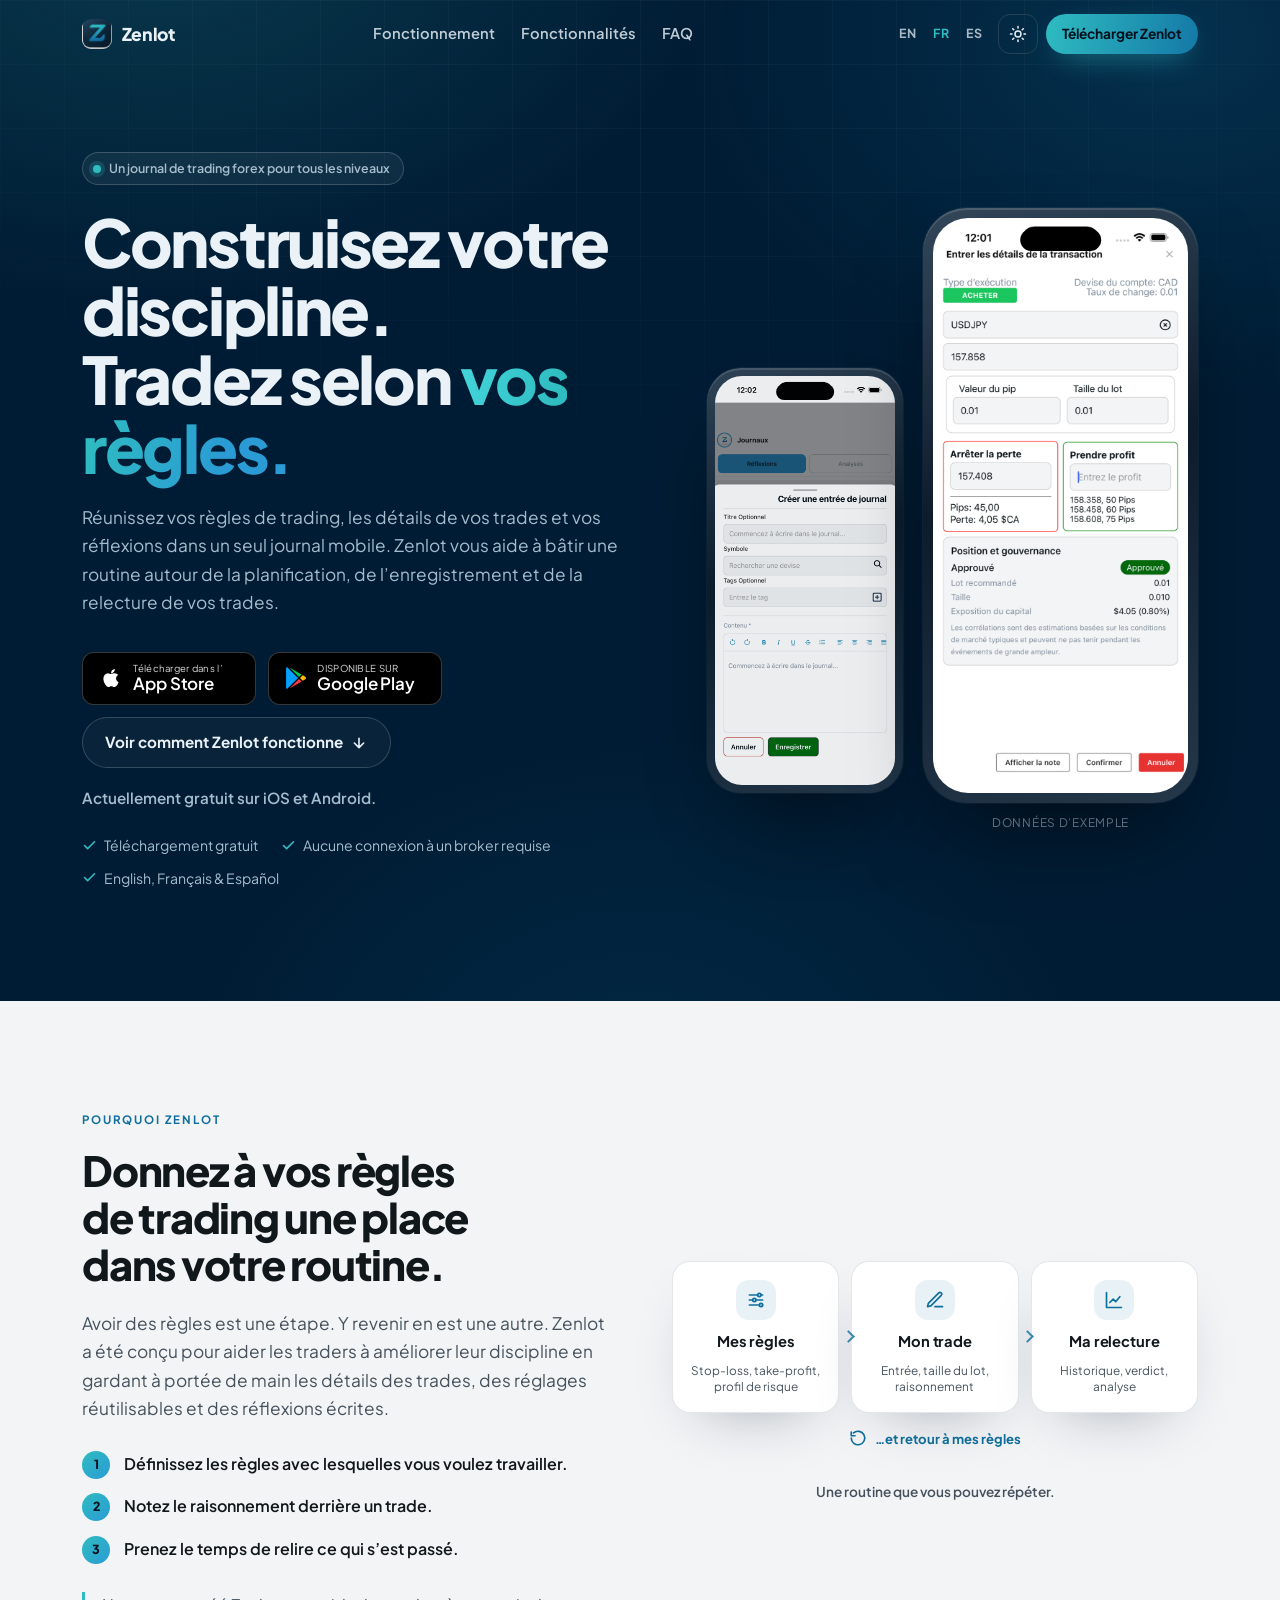
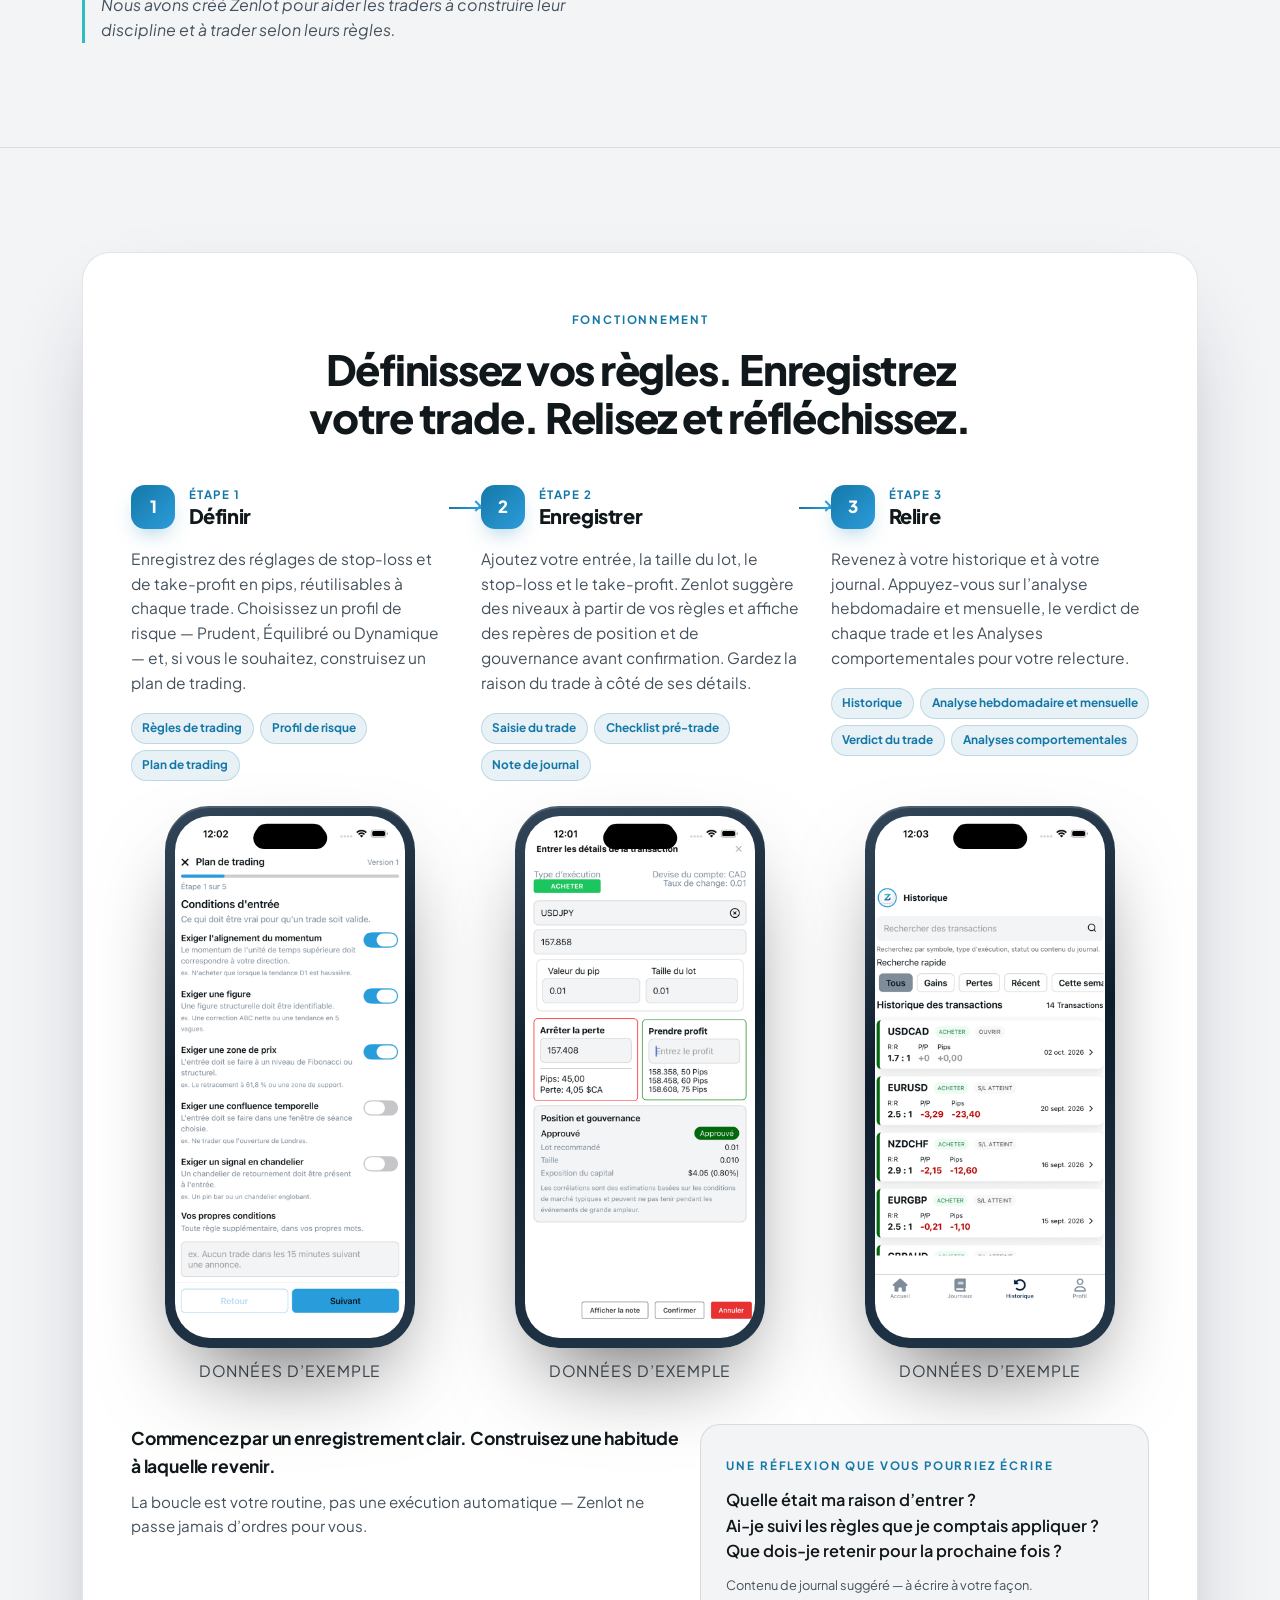
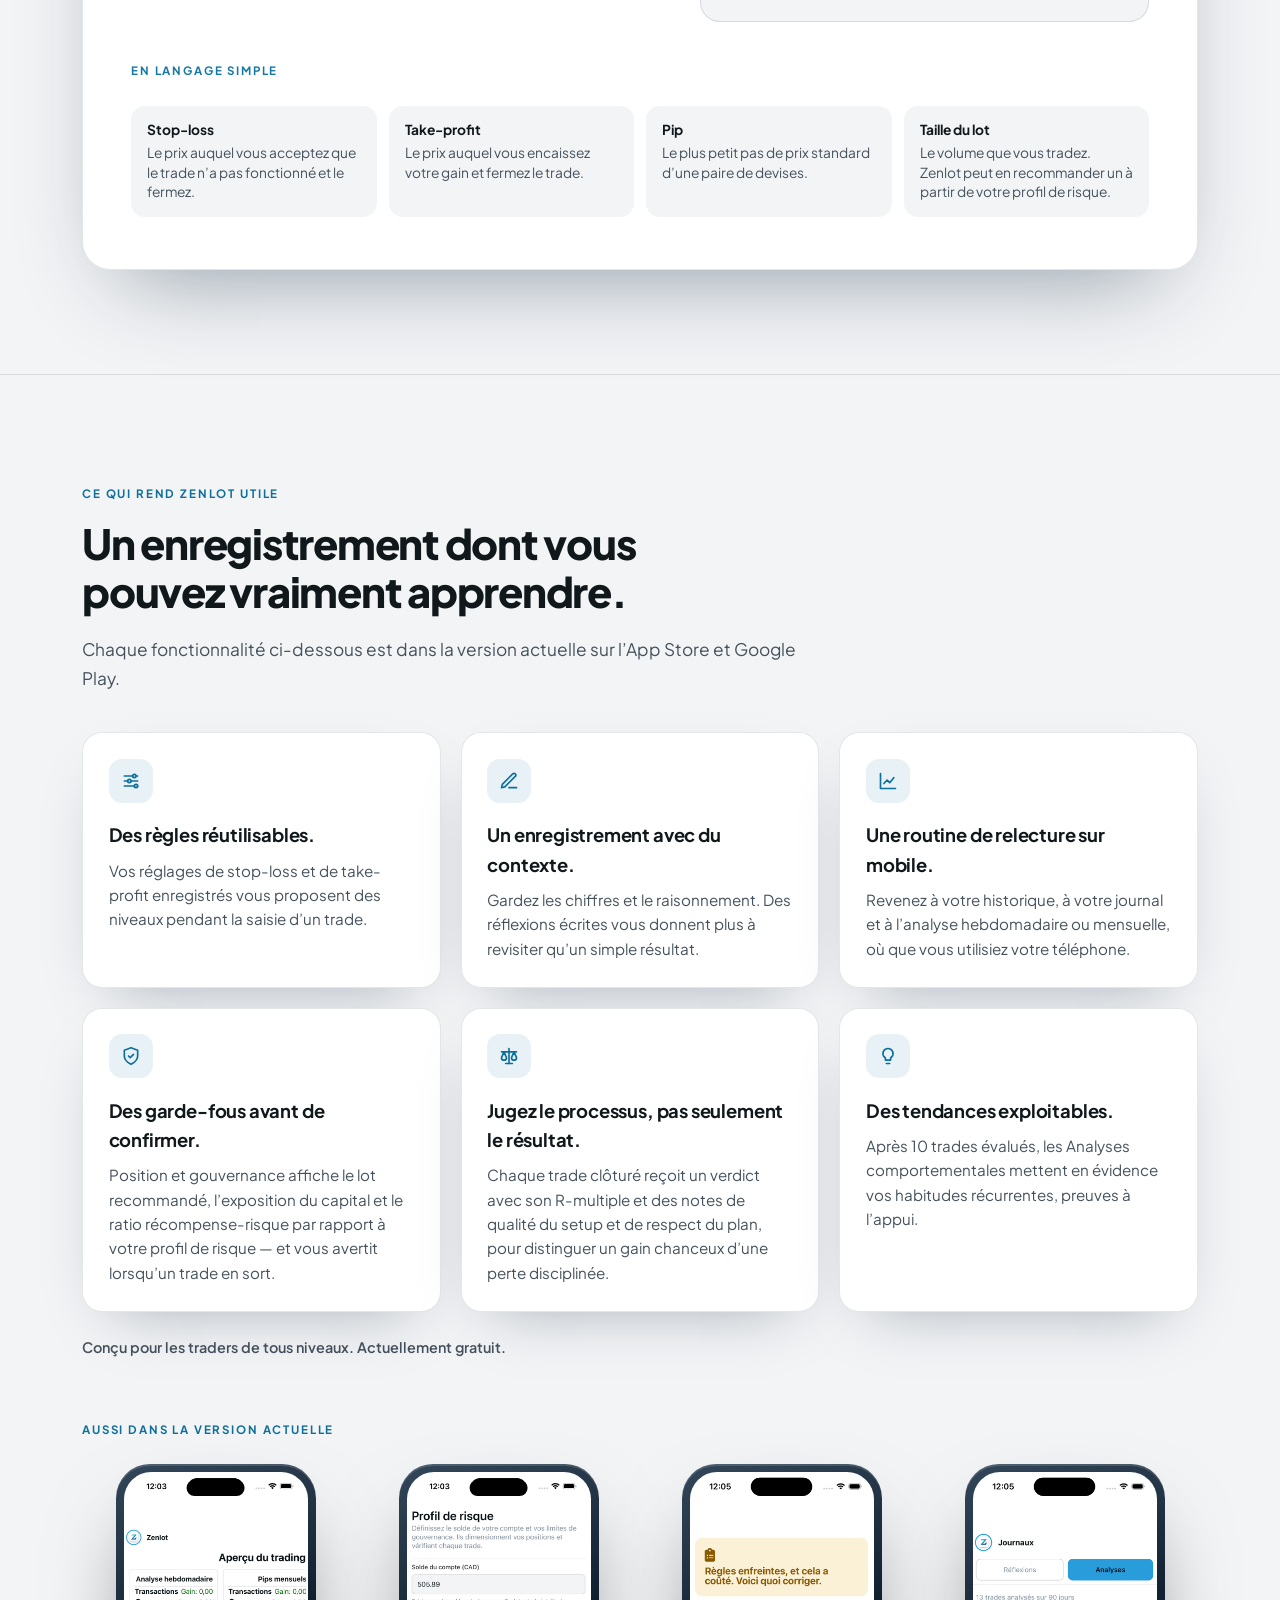
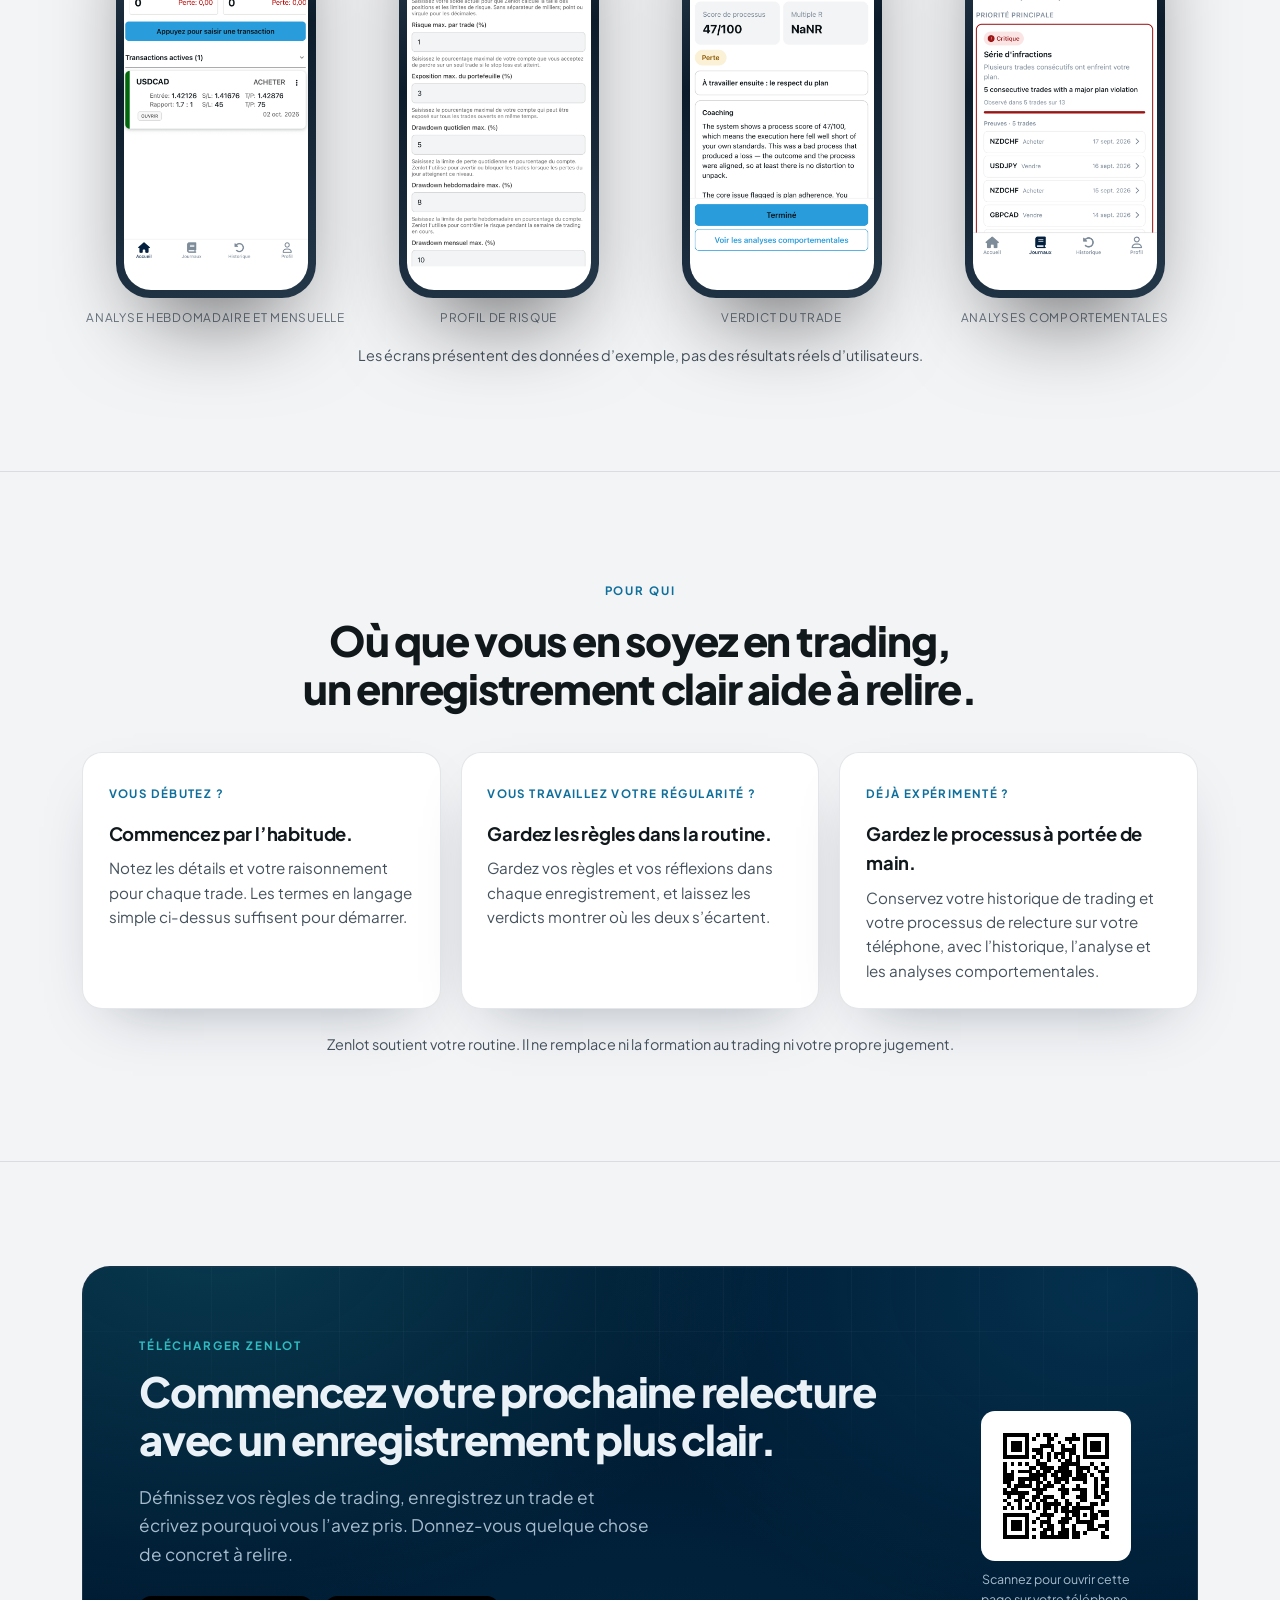
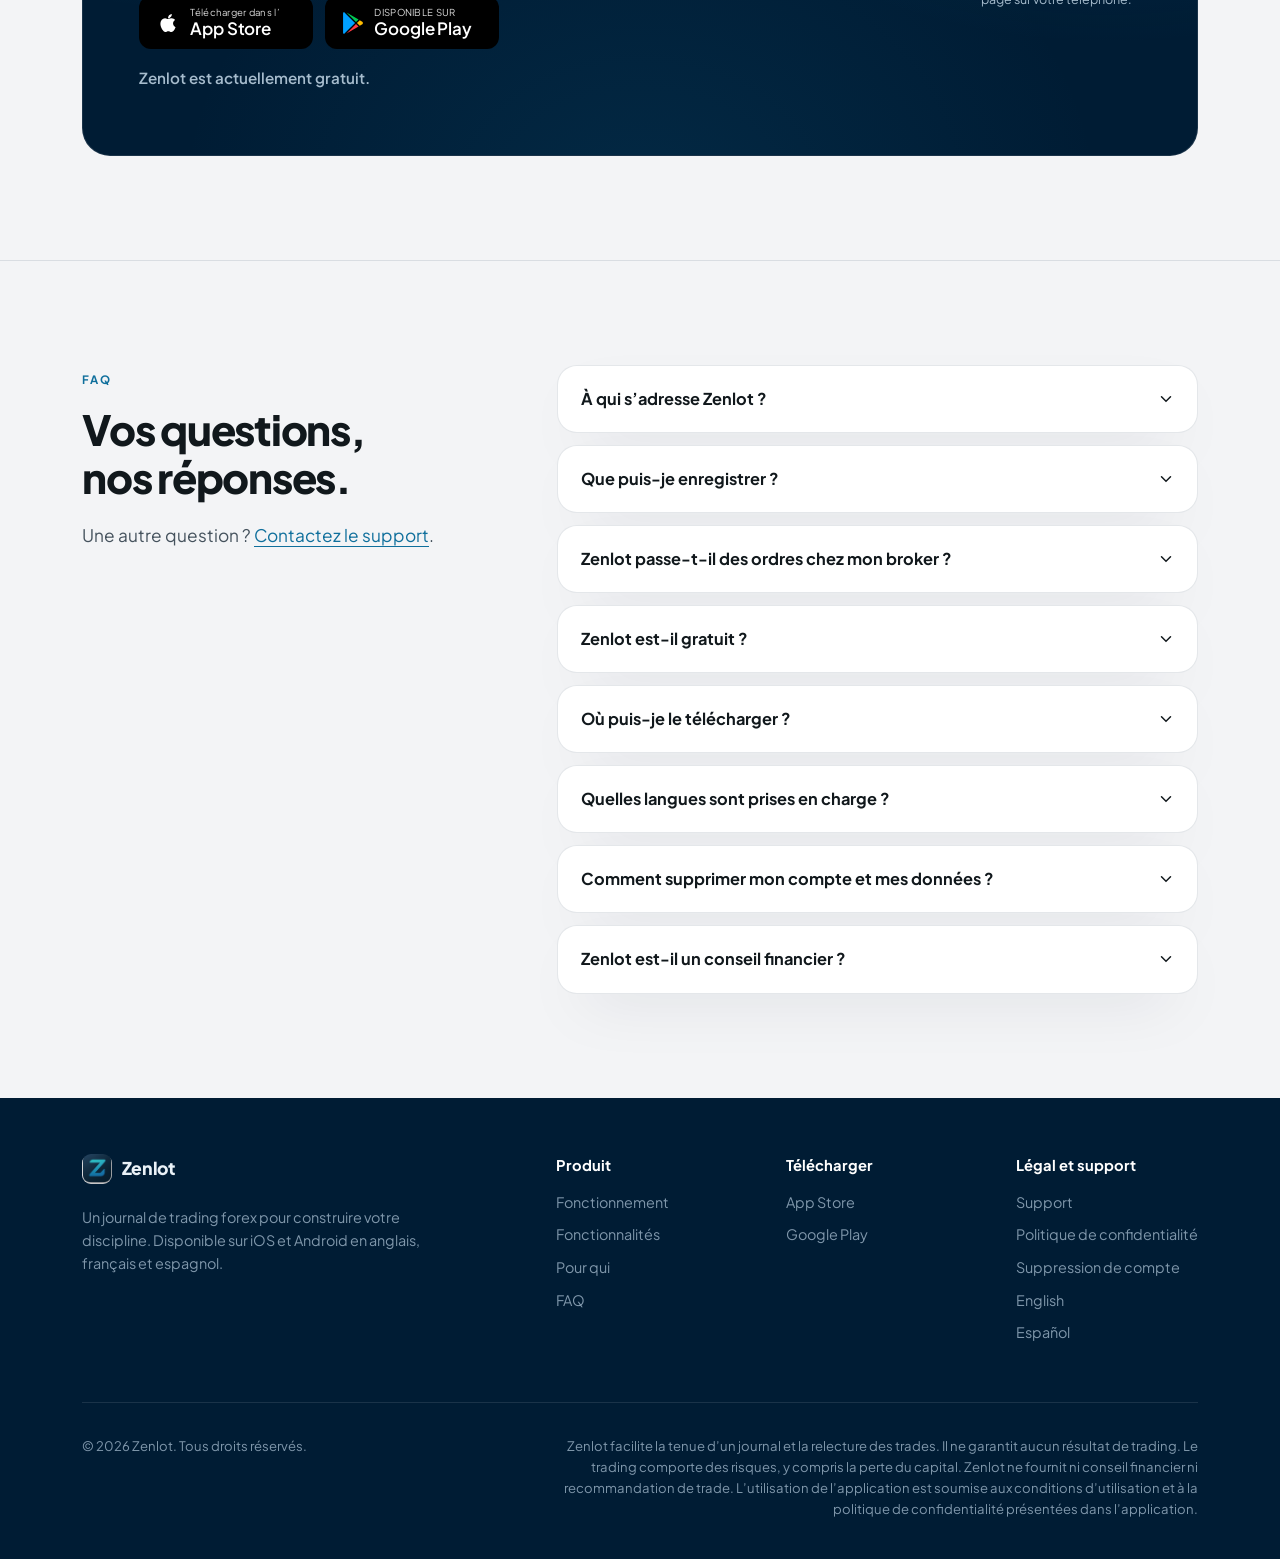
<file: fr/index.html>
<!DOCTYPE html>
<html lang="fr" data-shots-base="../assets/screenshots/">
<head>
<meta charset="utf-8">
<meta name="viewport" content="width=device-width, initial-scale=1, viewport-fit=cover">
<title>Zenlot | Journal de trading forex gratuit</title>

<!-- ==========================================================================
     THEME — runs before paint so there's no flash. A stored pick
     (localStorage zenlot:theme, set by the header toggle in assets/site.js)
     wins; otherwise the system setting applies and keeps being followed.
     Force one with ?theme=light|dark (also stored, like ?lang=).
     ========================================================================== -->
<script>
(function () {
  var t = null;
  try {
    var forced = location.search.match(/[?&]theme=(light|dark)\b/);
    if (forced) { t = forced[1]; localStorage.setItem('zenlot:theme', t); }
    else { t = localStorage.getItem('zenlot:theme'); }
  } catch (e) {}
  if (t !== 'light' && t !== 'dark') {
    t = window.matchMedia && window.matchMedia('(prefers-color-scheme: dark)').matches ? 'dark' : 'light';
  }
  document.documentElement.setAttribute('data-theme', t);
})();
</script>

<!-- ==========================================================================
     STORE LINKS — edit in one place if they ever change.
       iOS      https://apps.apple.com/us/app/zenlot/id6759946394
       Android  https://play.google.com/store/apps/details?id=com.zenlot.app
     SCREENSHOTS — drop PNGs into assets/screenshots/<lang>/<light|dark>/ using
     the filenames in assets/screenshots/README.md. Frames swap from placeholder
     to image automatically and follow the active theme.
     ========================================================================== -->

<meta name="description" content="Construisez une routine de trading avec Zenlot. Définissez des règles de trading réutilisables, enregistrez vos trades et relisez votre journal et votre historique. Actuellement gratuit sur iOS et Android.">
<meta name="theme-color" content="#001c34" data-dynamic>
<meta name="apple-mobile-web-app-title" content="Zenlot">
<link rel="canonical" href="https://info.zenlot.net/fr/">
<link rel="alternate" hreflang="en" href="https://info.zenlot.net/">
<link rel="alternate" hreflang="fr" href="https://info.zenlot.net/fr/">
<link rel="alternate" hreflang="es" href="https://info.zenlot.net/es/">
<link rel="alternate" hreflang="x-default" href="https://info.zenlot.net/">

<link rel="icon" type="image/png" sizes="32x32" href="../assets/brand/favicon-32.png">
<link rel="icon" type="image/png" sizes="16x16" href="../assets/brand/favicon-16.png">
<link rel="apple-touch-icon" href="../assets/brand/apple-touch-icon.png">

<meta property="og:type" content="website">
<meta property="og:site_name" content="Zenlot">
<meta property="og:locale" content="fr_FR">
<meta property="og:locale:alternate" content="en_US">
<meta property="og:locale:alternate" content="es_ES">
<meta property="og:url" content="https://info.zenlot.net/fr/">
<meta property="og:title" content="Zenlot | Journal de trading forex gratuit">
<meta property="og:description" content="Construisez une routine de trading avec Zenlot. Définissez des règles de trading réutilisables, enregistrez vos trades et relisez votre journal et votre historique. Actuellement gratuit sur iOS et Android.">
<meta property="og:image" content="https://info.zenlot.net/assets/brand/og-fr.png">
<meta property="og:image:width" content="1200">
<meta property="og:image:height" content="630">
<meta name="twitter:card" content="summary_large_image">
<meta name="twitter:title" content="Zenlot | Journal de trading forex gratuit">
<meta name="twitter:description" content="Construisez une routine de trading avec Zenlot. Définissez des règles de trading réutilisables, enregistrez vos trades et relisez votre journal et votre historique. Actuellement gratuit sur iOS et Android.">
<meta name="twitter:image" content="https://info.zenlot.net/assets/brand/og-fr.png">

<link rel="preconnect" href="https://fonts.googleapis.com">
<link rel="preconnect" href="https://fonts.gstatic.com" crossorigin>
<link href="https://fonts.googleapis.com/css2?family=Plus+Jakarta+Sans:wght@400;500;600;700;800&amp;display=swap" rel="stylesheet">
<link rel="stylesheet" href="../assets/site.css">

<script type="application/ld+json">
{
  "@context": "https://schema.org",
  "@type": "SoftwareApplication",
  "name": "Zenlot",
  "applicationCategory": "FinanceApplication",
  "operatingSystem": "iOS, Android",
  "description": "Construisez une routine de trading avec Zenlot. Définissez des règles de trading réutilisables, enregistrez vos trades et relisez votre journal et votre historique. Actuellement gratuit sur iOS et Android.",
  "url": "https://info.zenlot.net/fr/",
  "installUrl": [
    "https://apps.apple.com/us/app/zenlot/id6759946394",
    "https://play.google.com/store/apps/details?id=com.zenlot.app"
  ],
  "inLanguage": ["en", "fr", "es"],
  "offers": { "@type": "Offer", "price": "0", "priceCurrency": "USD" }
}
</script>
</head>

<body>
<a href="#main" class="skip-link">Aller au contenu</a>

<!-- ============================== HEADER ============================== -->
<header id="site-nav" class="site-nav">
  <div class="wrap">
    <div class="nav-row">
      <a href="#top" class="brand" aria-label="Zenlot">
        <img src="../assets/brand/zenlot-mark.png" alt="" width="30" height="30">
        <span>Zenlot</span>
      </a>

      <nav class="nav-links" aria-label="Principale">
        <a href="#how">Fonctionnement</a>
        <a href="#features">Fonctionnalités</a>
        <a href="#faq">FAQ</a>
      </nav>

      <div class="nav-tools">
        <div class="lang-switch" aria-label="Langue">
          <a href="../" hreflang="en" lang="en" title="English">EN</a><span aria-current="page">FR</span><a href="../es/" hreflang="es" lang="es" title="Español">ES</a>
        </div>
        <button type="button" class="icon-btn theme-toggle" aria-label="Passer en mode sombre" title="Passer en mode sombre" data-label-dark="Passer en mode sombre" data-label-light="Passer en mode clair">
          <svg class="ico-sun" width="18" height="18" viewBox="0 0 24 24" fill="none" stroke="currentColor" stroke-width="2" stroke-linecap="round" stroke-linejoin="round" aria-hidden="true"><circle cx="12" cy="12" r="4"/><path d="M12 2v2M12 20v2M4.93 4.93l1.41 1.41M17.66 17.66l1.41 1.41M2 12h2M20 12h2M4.93 19.07l1.41-1.41M17.66 6.34l1.41-1.41"/></svg>
          <svg class="ico-moon" width="18" height="18" viewBox="0 0 24 24" fill="none" stroke="currentColor" stroke-width="2" stroke-linecap="round" stroke-linejoin="round" aria-hidden="true"><path d="M21 12.79A9 9 0 1 1 11.21 3 7 7 0 0 0 21 12.79z"/></svg>
        </button>
        <a href="#download" class="btn btn-primary btn-sm nav-cta">Télécharger Zenlot</a>
        <button type="button" id="menu-toggle" class="icon-btn menu-toggle" aria-expanded="false" aria-controls="mobile-menu" aria-label="Ouvrir le menu">
          <svg width="20" height="20" viewBox="0 0 24 24" fill="none" stroke="currentColor" stroke-width="2" stroke-linecap="round" aria-hidden="true"><path d="M4 7h16M4 12h16M4 17h16"/></svg>
        </button>
      </div>
    </div>
  </div>
  <div id="mobile-menu" class="mobile-menu">
    <a href="#how">Fonctionnement</a>
    <a href="#features">Fonctionnalités</a>
    <a href="#faq">FAQ</a>
    <a href="#download">Télécharger Zenlot</a>
    <div class="mm-langs"><a href="../" hreflang="en" lang="en" title="English">EN</a><span aria-current="page">FR</span><a href="../es/" hreflang="es" lang="es" title="Español">ES</a></div>
  </div>
</header>

<main id="main">
<span id="top"></span>

<!-- ============================== HERO ============================== -->
<section class="shell shell-ambient hero">
  <div class="wrap">
    <div class="hero-grid">
      <div>
        <span class="pill"><span class="dot" aria-hidden="true"></span>Un journal de trading forex pour tous les niveaux</span>
        <h1 class="h1 balance" style="margin-top:1.4rem">Construisez votre discipline.<br>Tradez selon <span class="grad-text">vos règles.</span></h1>
        <p class="lead" style="max-width:34rem">Réunissez vos règles de trading, les détails de vos trades et vos réflexions dans un seul journal mobile. Zenlot vous aide à bâtir une routine autour de la planification, de l’enregistrement et de la relecture de vos trades.</p>

        <div id="download" class="hero-actions" style="scroll-margin-top:6rem">
          <div class="badges">
            <a href="https://apps.apple.com/us/app/zenlot/id6759946394" data-store="ios" class="store-badge" target="_blank" rel="noopener" aria-label="Télécharger Zenlot sur l’App Store"><svg width="24" height="24" viewBox="0 0 24 24" fill="currentColor" aria-hidden="true"><path d="M17.05 20.28c-.98.95-2.05.8-3.08.35-1.09-.46-2.09-.48-3.24 0-1.44.62-2.2.44-3.06-.35C2.79 15.25 3.51 7.59 9.05 7.31c1.35.07 2.29.74 3.08.8 1.18-.24 2.31-.93 3.57-.84 1.51.12 2.65.72 3.4 1.8-3.12 1.87-2.38 5.98.48 7.13-.57 1.5-1.31 2.99-2.53 4.08zM12.03 7.25c-.15-2.23 1.66-4.07 3.74-4.25.29 2.58-2.34 4.5-3.74 4.25z"/></svg><span><span class="sb-small">Télécharger dans l’</span><span class="sb-big">App Store</span></span></a>
            <a href="https://play.google.com/store/apps/details?id=com.zenlot.app" data-store="android" class="store-badge" target="_blank" rel="noopener" aria-label="Obtenir Zenlot sur Google Play"><svg width="22" height="24" viewBox="0 0 512 512" aria-hidden="true"><path fill="#00a0ff" d="M47 0C34 6.8 25.3 19.2 25.3 35.3v441.3c0 16.1 8.7 28.5 21.7 35.3l256.6-256L47 0z"/><path fill="#ffbc00" d="M472.2 225.6l-58.9-34.1-65.7 64.5 65.7 64.5 60.1-34.1c18-14.3 18-46.5-1.2-60.8z"/><path fill="#ff3a44" d="M104.6 499l280.8-161.2-60.1-60.1L104.6 499z"/><path fill="#00c852" d="M325.3 234.3L104.6 13l280.8 161.2-60.1 60.1z"/></svg><span><span class="sb-small">DISPONIBLE SUR</span><span class="sb-big">Google Play</span></span></a>
          </div>
          <a href="#how" class="btn btn-ghost">Voir comment Zenlot fonctionne
            <svg width="16" height="16" viewBox="0 0 24 24" fill="none" stroke="currentColor" stroke-width="2.4" stroke-linecap="round" stroke-linejoin="round" aria-hidden="true"><path d="M12 5v14M5 12l7 7 7-7"/></svg>
          </a>
        </div>
        <p class="offer-line">Actuellement gratuit sur iOS et Android.</p>
        <ul class="ticks">
          <li><svg class="tick" width="15" height="15" viewBox="0 0 24 24" fill="none" stroke="currentColor" stroke-width="2.6" stroke-linecap="round" stroke-linejoin="round" aria-hidden="true"><path d="M20 6 9 17l-5-5"/></svg>Téléchargement gratuit</li>
          <li><svg class="tick" width="15" height="15" viewBox="0 0 24 24" fill="none" stroke="currentColor" stroke-width="2.6" stroke-linecap="round" stroke-linejoin="round" aria-hidden="true"><path d="M20 6 9 17l-5-5"/></svg>Aucune connexion à un broker requise</li>
          <li><svg class="tick" width="15" height="15" viewBox="0 0 24 24" fill="none" stroke="currentColor" stroke-width="2.6" stroke-linecap="round" stroke-linejoin="round" aria-hidden="true"><path d="M20 6 9 17l-5-5"/></svg>English, Français &amp; Español</li>
        </ul>
      </div>

      <div class="device-cluster" aria-label="Écrans de l’application Zenlot">
        <div class="shot device-back device-float-slow">
          <div class="device device-sm"><div class="device-screen"><div class="device-island" aria-hidden="true"></div><img src="../assets/screenshots/fr/dark/03-journal.png" data-shot="03-journal" alt="Entrée de journal Zenlot avec une réflexion écrite sur un trade" loading="lazy" decoding="async"><div class="device-placeholder" aria-hidden="true"><img class="dp-mark" src="../assets/brand/zenlot-mark.png" alt=""><span class="dp-title">Capture à venir</span><span class="dp-label">03-journal.png</span></div></div></div>
        </div>
        <div class="shot device-front device-float">
          <div class="device"><div class="device-screen"><div class="device-island" aria-hidden="true"></div><img src="../assets/screenshots/fr/dark/01-trade-entry.png" data-shot="01-trade-entry" alt="Écran de saisie de trade Zenlot montrant l’entrée, le stop-loss, le take-profit et le ratio risque/récompense" loading="eager" decoding="async"><div class="device-placeholder" aria-hidden="true"><img class="dp-mark" src="../assets/brand/zenlot-mark.png" alt=""><span class="dp-title">Capture à venir</span><span class="dp-label">01-trade-entry.png</span></div></div></div>
          <p class="shot-caption">Données d’exemple</p>
        </div>
      </div>
    </div>
  </div>
</section>

<div class="page">

<!-- ============================== WHY ============================== -->
<section class="section" id="why">
  <div class="wrap">
    <div class="why-grid">
      <div class="reveal">
        <p class="eyebrow">Pourquoi Zenlot</p>
        <h2 class="h2 balance">Donnez à vos règles de trading une place dans votre routine.</h2>
        <p class="lead">Avoir des règles est une étape. Y revenir en est une autre. Zenlot a été conçu pour aider les traders à améliorer leur discipline en gardant à portée de main les détails des trades, des réglages réutilisables et des réflexions écrites.</p>
        <ul class="callouts">
          <li><span class="num" aria-hidden="true">1</span><span>Définissez les règles avec lesquelles vous voulez travailler.</span></li>
          <li><span class="num" aria-hidden="true">2</span><span>Notez le raisonnement derrière un trade.</span></li>
          <li><span class="num" aria-hidden="true">3</span><span>Prenez le temps de relire ce qui s’est passé.</span></li>
        </ul>
        <p class="founder-line">Nous avons créé Zenlot pour aider les traders à construire leur discipline et à trader selon leurs règles.</p>
      </div>

      <div class="reveal">
        <div class="loop" role="img" aria-label="Une boucle reliant Mes règles, Mon trade et Ma relecture">
          <div class="loop-nodes">
            <div class="loop-node">
              <span class="icon-tile" aria-hidden="true"><svg width="20" height="20" viewBox="0 0 24 24" fill="none" stroke="currentColor" stroke-width="2" stroke-linecap="round" stroke-linejoin="round"><path d="M4 6h10M18 6h2M4 12h4M12 12h8M4 18h12M20 18h0"/><circle cx="16" cy="6" r="2"/><circle cx="10" cy="12" r="2"/><circle cx="18" cy="18" r="2"/></svg></span>
              <strong>Mes règles</strong>
              <small>Stop-loss, take-profit, profil de risque</small>
            </div>
            <div class="loop-node">
              <span class="icon-tile" aria-hidden="true"><svg width="20" height="20" viewBox="0 0 24 24" fill="none" stroke="currentColor" stroke-width="2" stroke-linecap="round" stroke-linejoin="round"><path d="M12 20h9"/><path d="M16.5 3.5a2.1 2.1 0 0 1 3 3L7 19l-4 1 1-4Z"/></svg></span>
              <strong>Mon trade</strong>
              <small>Entrée, taille du lot, raisonnement</small>
            </div>
            <div class="loop-node">
              <span class="icon-tile" aria-hidden="true"><svg width="20" height="20" viewBox="0 0 24 24" fill="none" stroke="currentColor" stroke-width="2" stroke-linecap="round" stroke-linejoin="round"><path d="M3 3v18h18"/><path d="M7 15l4-4 3 3 5-6"/></svg></span>
              <strong>Ma relecture</strong>
              <small>Historique, verdict, analyse</small>
            </div>
          </div>
          <div class="loop-return" aria-hidden="true">
            <svg width="18" height="18" viewBox="0 0 24 24" fill="none" stroke="currentColor" stroke-width="2.2" stroke-linecap="round" stroke-linejoin="round"><path d="M3 12a9 9 0 1 0 3-6.7"/><path d="M3 4v5h5"/></svg>
            <span>…et retour à mes règles</span>
          </div>
        </div>
        <p class="loop-caption">Une routine que vous pouvez répéter.</p>
      </div>
    </div>
  </div>
</section>

<!-- ============================== ROUTINE (main infographic) ============================== -->
<section class="section" id="how">
  <div class="wrap">
    <div class="paper reveal">
      <div class="section-head center">
        <p class="eyebrow">Fonctionnement</p>
        <h2 class="h2 balance">Définissez vos règles. Enregistrez votre trade. Relisez et réfléchissez.</h2>
      </div>

      <ol class="routine">
        <li class="stage">
          <div class="stage-head">
            <span class="stage-num" aria-hidden="true">1</span>
            <div><div class="stage-label">Étape 1</div><div class="stage-title">Définir</div></div>
          </div>
          <p>Enregistrez des réglages de stop-loss et de take-profit en pips, réutilisables à chaque trade. Choisissez un profil de risque — Prudent, Équilibré ou Dynamique — et, si vous le souhaitez, construisez un plan de trading.</p>
          <ul class="inapp" aria-label="Dans l’application"><li>Règles de trading</li><li>Profil de risque</li><li>Plan de trading</li></ul>
          <div class="shot">
            <div class="device"><div class="device-screen"><div class="device-island" aria-hidden="true"></div><img src="../assets/screenshots/fr/dark/02-trading-rules.png" data-shot="02-trading-rules" alt="Écran Règles de trading Zenlot avec des réglages de stop-loss et de take-profit en pips réutilisables" loading="lazy" decoding="async"><div class="device-placeholder" aria-hidden="true"><img class="dp-mark" src="../assets/brand/zenlot-mark.png" alt=""><span class="dp-title">Capture à venir</span><span class="dp-label">02-trading-rules.png</span></div></div></div>
            <p class="shot-caption">Données d’exemple</p>
          </div>
        </li>
        <li class="stage">
          <div class="stage-head">
            <span class="stage-num" aria-hidden="true">2</span>
            <div><div class="stage-label">Étape 2</div><div class="stage-title">Enregistrer</div></div>
          </div>
          <p>Ajoutez votre entrée, la taille du lot, le stop-loss et le take-profit. Zenlot suggère des niveaux à partir de vos règles et affiche des repères de position et de gouvernance avant confirmation. Gardez la raison du trade à côté de ses détails.</p>
          <ul class="inapp" aria-label="Dans l’application"><li>Saisie du trade</li><li>Checklist pré-trade</li><li>Note de journal</li></ul>
          <div class="shot">
            <div class="device"><div class="device-screen"><div class="device-island" aria-hidden="true"></div><img src="../assets/screenshots/fr/dark/01-trade-entry.png" data-shot="01-trade-entry" alt="Écran de saisie de trade Zenlot montrant l’entrée, le stop-loss, le take-profit et le ratio risque/récompense" loading="lazy" decoding="async"><div class="device-placeholder" aria-hidden="true"><img class="dp-mark" src="../assets/brand/zenlot-mark.png" alt=""><span class="dp-title">Capture à venir</span><span class="dp-label">01-trade-entry.png</span></div></div></div>
            <p class="shot-caption">Données d’exemple</p>
          </div>
        </li>
        <li class="stage">
          <div class="stage-head">
            <span class="stage-num" aria-hidden="true">3</span>
            <div><div class="stage-label">Étape 3</div><div class="stage-title">Relire</div></div>
          </div>
          <p>Revenez à votre historique et à votre journal. Appuyez-vous sur l’analyse hebdomadaire et mensuelle, le verdict de chaque trade et les Analyses comportementales pour votre relecture.</p>
          <ul class="inapp" aria-label="Dans l’application"><li>Historique</li><li>Analyse hebdomadaire et mensuelle</li><li>Verdict du trade</li><li>Analyses comportementales</li></ul>
          <div class="shot">
            <div class="device"><div class="device-screen"><div class="device-island" aria-hidden="true"></div><img src="../assets/screenshots/fr/dark/04-history.png" data-shot="04-history" alt="Historique Zenlot avec des trades clôturés aux résultats variés" loading="lazy" decoding="async"><div class="device-placeholder" aria-hidden="true"><img class="dp-mark" src="../assets/brand/zenlot-mark.png" alt=""><span class="dp-title">Capture à venir</span><span class="dp-label">04-history.png</span></div></div></div>
            <p class="shot-caption">Données d’exemple</p>
          </div>
        </li>
      </ol>

      <div class="routine-foot">
        <div>
          <p class="support-line">Commencez par un enregistrement clair. Construisez une habitude à laquelle revenir.</p>
          <p class="muted" style="margin-top:.6rem;font-size:.95rem">La boucle est votre routine, pas une exécution automatique — Zenlot ne passe jamais d’ordres pour vous.</p>
        </div>
        <div class="card card-pad reflection">
          <p class="eyebrow">Une réflexion que vous pourriez écrire</p>
          <p class="q" style="margin-top:.7rem"><span>Quelle était ma raison d’entrer ?</span><span>Ai-je suivi les règles que je comptais appliquer ?</span><span>Que dois-je retenir pour la prochaine fois ?</span></p>
          <p class="note">Contenu de journal suggéré — à écrire à votre façon.</p>
        </div>
      </div>

      <p class="eyebrow" style="margin-top:2.5rem">En langage simple</p>
      <ul class="glossary">
        <li><strong>Stop-loss</strong>Le prix auquel vous acceptez que le trade n’a pas fonctionné et le fermez.</li>
        <li><strong>Take-profit</strong>Le prix auquel vous encaissez votre gain et fermez le trade.</li>
        <li><strong>Pip</strong>Le plus petit pas de prix standard d’une paire de devises.</li>
        <li><strong>Taille du lot</strong>Le volume que vous tradez. Zenlot peut en recommander un à partir de votre profil de risque.</li>
      </ul>
    </div>
  </div>
</section>

<!-- ============================== BENEFITS ============================== -->
<section class="section" id="features">
  <div class="wrap">
    <div class="section-head reveal">
      <p class="eyebrow">Ce qui rend Zenlot utile</p>
      <h2 class="h2 balance">Un enregistrement dont vous pouvez vraiment apprendre.</h2>
      <p class="lead">Chaque fonctionnalité ci-dessous est dans la version actuelle sur l’App Store et Google Play.</p>
    </div>

    <div class="grid-3 benefits">
      <div class="card card-pad benefit reveal"><span class="icon-tile" aria-hidden="true"><svg width="20" height="20" viewBox="0 0 24 24" fill="none" stroke="currentColor" stroke-width="2" stroke-linecap="round" stroke-linejoin="round"><path d="M4 6h10M18 6h2M4 12h4M12 12h8M4 18h12M20 18h0"/><circle cx="16" cy="6" r="2"/><circle cx="10" cy="12" r="2"/><circle cx="18" cy="18" r="2"/></svg></span><h3 class="h3">Des règles réutilisables.</h3><p>Vos réglages de stop-loss et de take-profit enregistrés vous proposent des niveaux pendant la saisie d’un trade.</p></div>
      <div class="card card-pad benefit reveal"><span class="icon-tile" aria-hidden="true"><svg width="20" height="20" viewBox="0 0 24 24" fill="none" stroke="currentColor" stroke-width="2" stroke-linecap="round" stroke-linejoin="round"><path d="M12 20h9"/><path d="M16.5 3.5a2.1 2.1 0 0 1 3 3L7 19l-4 1 1-4Z"/></svg></span><h3 class="h3">Un enregistrement avec du contexte.</h3><p>Gardez les chiffres et le raisonnement. Des réflexions écrites vous donnent plus à revisiter qu’un simple résultat.</p></div>
      <div class="card card-pad benefit reveal"><span class="icon-tile" aria-hidden="true"><svg width="20" height="20" viewBox="0 0 24 24" fill="none" stroke="currentColor" stroke-width="2" stroke-linecap="round" stroke-linejoin="round"><path d="M3 3v18h18"/><path d="M7 15l4-4 3 3 5-6"/></svg></span><h3 class="h3">Une routine de relecture sur mobile.</h3><p>Revenez à votre historique, à votre journal et à l’analyse hebdomadaire ou mensuelle, où que vous utilisiez votre téléphone.</p></div>
      <div class="card card-pad benefit reveal"><span class="icon-tile" aria-hidden="true"><svg width="20" height="20" viewBox="0 0 24 24" fill="none" stroke="currentColor" stroke-width="2" stroke-linecap="round" stroke-linejoin="round"><path d="M12 22s8-4 8-10V5l-8-3-8 3v7c0 6 8 10 8 10z"/><path d="m9 12 2 2 4-4"/></svg></span><h3 class="h3">Des garde-fous avant de confirmer.</h3><p>Position et gouvernance affiche le lot recommandé, l’exposition du capital et le ratio récompense-risque par rapport à votre profil de risque — et vous avertit lorsqu’un trade en sort.</p></div>
      <div class="card card-pad benefit reveal"><span class="icon-tile" aria-hidden="true"><svg width="20" height="20" viewBox="0 0 24 24" fill="none" stroke="currentColor" stroke-width="2" stroke-linecap="round" stroke-linejoin="round"><path d="M12 3v18M3 7h18"/><path d="M6 7l-3 7a3 3 0 0 0 6 0L6 7zM18 7l-3 7a3 3 0 0 0 6 0l-3-7z"/><path d="M8 21h8"/></svg></span><h3 class="h3">Jugez le processus, pas seulement le résultat.</h3><p>Chaque trade clôturé reçoit un verdict avec son R-multiple et des notes de qualité du setup et de respect du plan, pour distinguer un gain chanceux d’une perte disciplinée.</p></div>
      <div class="card card-pad benefit reveal"><span class="icon-tile" aria-hidden="true"><svg width="20" height="20" viewBox="0 0 24 24" fill="none" stroke="currentColor" stroke-width="2" stroke-linecap="round" stroke-linejoin="round"><path d="M12 3a6 6 0 0 0-4 10.5c.7.6 1 1.3 1 2V17h6v-1.5c0-.7.3-1.4 1-2A6 6 0 0 0 12 3z"/><path d="M10 21h4"/></svg></span><h3 class="h3">Des tendances exploitables.</h3><p>Après 10 trades évalués, les Analyses comportementales mettent en évidence vos habitudes récurrentes, preuves à l’appui.</p></div>
    </div>
    <p class="muted small reveal" style="margin-top:1.5rem;font-weight:600">Conçu pour les traders de tous niveaux. Actuellement gratuit.</p>

    <div class="gallery reveal">
      <p class="eyebrow">Aussi dans la version actuelle</p>
      <div class="gallery-row">
        <div class="shot"><div class="device device-sm"><div class="device-screen"><div class="device-island" aria-hidden="true"></div><img src="../assets/screenshots/fr/dark/05-analysis.png" data-shot="05-analysis" alt="Carte d’analyse hebdomadaire et mensuelle des pips dans Zenlot" loading="lazy" decoding="async"><div class="device-placeholder" aria-hidden="true"><img class="dp-mark" src="../assets/brand/zenlot-mark.png" alt=""><span class="dp-title">Capture à venir</span><span class="dp-label">05-analysis.png</span></div></div></div><p class="shot-caption">Analyse hebdomadaire et mensuelle</p></div>
        <div class="shot"><div class="device device-sm"><div class="device-screen"><div class="device-island" aria-hidden="true"></div><img src="../assets/screenshots/fr/dark/06-risk-profile.png" data-shot="06-risk-profile" alt="Écran Profil de risque Zenlot avec les options Prudent, Équilibré et Dynamique" loading="lazy" decoding="async"><div class="device-placeholder" aria-hidden="true"><img class="dp-mark" src="../assets/brand/zenlot-mark.png" alt=""><span class="dp-title">Capture à venir</span><span class="dp-label">06-risk-profile.png</span></div></div></div><p class="shot-caption">Profil de risque</p></div>
        <div class="shot"><div class="device device-sm"><div class="device-screen"><div class="device-island" aria-hidden="true"></div><img src="../assets/screenshots/fr/dark/07-verdict.png" data-shot="07-verdict" alt="Écran Verdict du trade Zenlot montrant le R-multiple, la qualité du setup et le respect du plan" loading="lazy" decoding="async"><div class="device-placeholder" aria-hidden="true"><img class="dp-mark" src="../assets/brand/zenlot-mark.png" alt=""><span class="dp-title">Capture à venir</span><span class="dp-label">07-verdict.png</span></div></div></div><p class="shot-caption">Verdict du trade</p></div>
        <div class="shot"><div class="device device-sm"><div class="device-screen"><div class="device-island" aria-hidden="true"></div><img src="../assets/screenshots/fr/dark/08-insights.png" data-shot="08-insights" alt="Rapport Analyses comportementales Zenlot avec une tendance mise en évidence et ses preuves" loading="lazy" decoding="async"><div class="device-placeholder" aria-hidden="true"><img class="dp-mark" src="../assets/brand/zenlot-mark.png" alt=""><span class="dp-title">Capture à venir</span><span class="dp-label">08-insights.png</span></div></div></div><p class="shot-caption">Analyses comportementales</p></div>
      </div>
      <p class="muted small" style="margin-top:1rem;text-align:center">Les écrans présentent des données d’exemple, pas des résultats réels d’utilisateurs.</p>
    </div>
  </div>
</section>

<!-- ============================== PERSONAS ============================== -->
<section class="section" id="who">
  <div class="wrap">
    <div class="section-head center reveal">
      <p class="eyebrow">Pour qui</p>
      <h2 class="h2 balance">Où que vous en soyez en trading, un enregistrement clair aide à relire.</h2>
    </div>
    <div class="grid-3" style="margin-top:2.5rem">
      <div class="card card-pad persona reveal"><span class="tag">Vous débutez ?</span><h3 class="h3">Commencez par l’habitude.</h3><p>Notez les détails et votre raisonnement pour chaque trade. Les termes en langage simple ci-dessus suffisent pour démarrer.</p></div>
      <div class="card card-pad persona reveal"><span class="tag">Vous travaillez votre régularité ?</span><h3 class="h3">Gardez les règles dans la routine.</h3><p>Gardez vos règles et vos réflexions dans chaque enregistrement, et laissez les verdicts montrer où les deux s’écartent.</p></div>
      <div class="card card-pad persona reveal"><span class="tag">Déjà expérimenté ?</span><h3 class="h3">Gardez le processus à portée de main.</h3><p>Conservez votre historique de trading et votre processus de relecture sur votre téléphone, avec l’historique, l’analyse et les analyses comportementales.</p></div>
    </div>
    <p class="muted small reveal" style="margin-top:1.5rem;text-align:center">Zenlot soutient votre routine. Il ne remplace ni la formation au trading ni votre propre jugement.</p>
  </div>
</section>

<!-- ============================== DOWNLOAD ============================== -->
<section class="section" id="get">
  <div class="wrap">
    <div class="cta-panel shell-ambient reveal">
      <div class="cta-grid">
        <div>
          <p class="eyebrow">Télécharger Zenlot</p>
          <h2 class="h2 balance">Commencez votre prochaine relecture avec un enregistrement plus clair.</h2>
          <p class="lead" style="max-width:32rem">Définissez vos règles de trading, enregistrez un trade et écrivez pourquoi vous l’avez pris. Donnez-vous quelque chose de concret à relire.</p>
          <div class="badges" style="margin-top:1.75rem">
            <a href="https://apps.apple.com/us/app/zenlot/id6759946394" data-store="ios" class="store-badge" target="_blank" rel="noopener" aria-label="Télécharger Zenlot sur l’App Store"><svg width="24" height="24" viewBox="0 0 24 24" fill="currentColor" aria-hidden="true"><path d="M17.05 20.28c-.98.95-2.05.8-3.08.35-1.09-.46-2.09-.48-3.24 0-1.44.62-2.2.44-3.06-.35C2.79 15.25 3.51 7.59 9.05 7.31c1.35.07 2.29.74 3.08.8 1.18-.24 2.31-.93 3.57-.84 1.51.12 2.65.72 3.4 1.8-3.12 1.87-2.38 5.98.48 7.13-.57 1.5-1.31 2.99-2.53 4.08zM12.03 7.25c-.15-2.23 1.66-4.07 3.74-4.25.29 2.58-2.34 4.5-3.74 4.25z"/></svg><span><span class="sb-small">Télécharger dans l’</span><span class="sb-big">App Store</span></span></a>
            <a href="https://play.google.com/store/apps/details?id=com.zenlot.app" data-store="android" class="store-badge" target="_blank" rel="noopener" aria-label="Obtenir Zenlot sur Google Play"><svg width="22" height="24" viewBox="0 0 512 512" aria-hidden="true"><path fill="#00a0ff" d="M47 0C34 6.8 25.3 19.2 25.3 35.3v441.3c0 16.1 8.7 28.5 21.7 35.3l256.6-256L47 0z"/><path fill="#ffbc00" d="M472.2 225.6l-58.9-34.1-65.7 64.5 65.7 64.5 60.1-34.1c18-14.3 18-46.5-1.2-60.8z"/><path fill="#ff3a44" d="M104.6 499l280.8-161.2-60.1-60.1L104.6 499z"/><path fill="#00c852" d="M325.3 234.3L104.6 13l280.8 161.2-60.1 60.1z"/></svg><span><span class="sb-small">DISPONIBLE SUR</span><span class="sb-big">Google Play</span></span></a>
          </div>
          <p class="offer-line">Zenlot est actuellement gratuit.</p>
        </div>
        <div class="qr" aria-hidden="true">
          <img src="../assets/brand/qr-download.svg" alt="" width="150" height="150" loading="lazy">
          <p>Scannez pour ouvrir cette page sur votre téléphone.</p>
        </div>
      </div>
    </div>
  </div>
</section>

<!-- ============================== FAQ ============================== -->
<section class="section" id="faq">
  <div class="wrap">
    <div class="faq-grid">
      <div class="reveal">
        <p class="eyebrow">FAQ</p>
        <h2 class="h2 balance">Vos questions, nos réponses.</h2>
        <p class="lead">Une autre question ? <a href="https://privacy.zenlot.net/support/fr" target="_blank" rel="noopener" class="textlink">Contactez le support</a>.</p>
      </div>
      <div class="faq reveal">
        <details class="card"><summary>À qui s’adresse Zenlot ?<svg class="chev" width="18" height="18" viewBox="0 0 24 24" fill="none" stroke="currentColor" stroke-width="2" stroke-linecap="round" aria-hidden="true"><path d="m6 9 6 6 6-6"/></svg></summary><p>Aux traders de tous niveaux qui veulent construire leur discipline par des règles, l’enregistrement des trades et la réflexion. L’application est centrée sur le forex.</p></details>
        <details class="card"><summary>Que puis-je enregistrer ?<svg class="chev" width="18" height="18" viewBox="0 0 24 24" fill="none" stroke="currentColor" stroke-width="2" stroke-linecap="round" aria-hidden="true"><path d="m6 9 6 6 6-6"/></svg></summary><p>Les détails d’un trade comme l’entrée, la taille du lot, le stop-loss et le take-profit, accompagnés de notes écrites. Les trades clôturés reçoivent un verdict que vous pouvez relire plus tard.</p></details>
        <details class="card"><summary>Zenlot passe-t-il des ordres chez mon broker ?<svg class="chev" width="18" height="18" viewBox="0 0 24 24" fill="none" stroke="currentColor" stroke-width="2" stroke-linecap="round" aria-hidden="true"><path d="m6 9 6 6 6-6"/></svg></summary><p>Non. Zenlot enregistre et suit vos trades ; il n’envoie aucun ordre à votre broker. Un trade suivi peut se clôturer automatiquement dans l’application lorsque son stop-loss ou son take-profit est atteint — cela met à jour votre enregistrement, ce n’est pas un ordre de bourse.</p></details>
        <details class="card"><summary>Zenlot est-il gratuit ?<svg class="chev" width="18" height="18" viewBox="0 0 24 24" fill="none" stroke="currentColor" stroke-width="2" stroke-linecap="round" aria-hidden="true"><path d="m6 9 6 6 6-6"/></svg></summary><p>Oui. Zenlot est actuellement gratuit.</p></details>
        <details class="card"><summary>Où puis-je le télécharger ?<svg class="chev" width="18" height="18" viewBox="0 0 24 24" fill="none" stroke="currentColor" stroke-width="2" stroke-linecap="round" aria-hidden="true"><path d="m6 9 6 6 6-6"/></svg></summary><p>Utilisez les boutons App Store ou Google Play de cette page.</p></details>
        <details class="card"><summary>Quelles langues sont prises en charge ?<svg class="chev" width="18" height="18" viewBox="0 0 24 24" fill="none" stroke="currentColor" stroke-width="2" stroke-linecap="round" aria-hidden="true"><path d="m6 9 6 6 6-6"/></svg></summary><p>L’anglais, le français et l’espagnol dans toute l’application — y compris les dates et le format des nombres, qui suivent les réglages de votre appareil.</p></details>
        <details class="card"><summary>Comment supprimer mon compte et mes données ?<svg class="chev" width="18" height="18" viewBox="0 0 24 24" fill="none" stroke="currentColor" stroke-width="2" stroke-linecap="round" aria-hidden="true"><path d="m6 9 6 6 6-6"/></svg></summary><p>Suivez la procédure sur notre <a href="https://privacy.zenlot.net/account-deletion/fr" target="_blank" rel="noopener">page de suppression de compte</a>.</p></details>
        <details class="card"><summary>Zenlot est-il un conseil financier ?<svg class="chev" width="18" height="18" viewBox="0 0 24 24" fill="none" stroke="currentColor" stroke-width="2" stroke-linecap="round" aria-hidden="true"><path d="m6 9 6 6 6-6"/></svg></summary><p>Non. Zenlot est un outil pour appliquer des règles que vous définissez vous-même et enregistrer vos propres décisions. Il ne fournit ni conseil financier, ni recommandation, ni signal de trading. Le trading comporte des risques, y compris la perte de votre capital.</p></details>
      </div>
    </div>
  </div>
</section>

</div><!-- /.page -->
</main>

<!-- ============================== FOOTER ============================== -->
<footer class="shell site-footer">
  <div class="wrap">
    <div class="footer-grid">
      <div class="footer-brand">
        <a href="#top" class="brand"><img src="../assets/brand/zenlot-mark.png" alt="" width="30" height="30"><span>Zenlot</span></a>
        <p>Un journal de trading forex pour construire votre discipline. Disponible sur iOS et Android en anglais, français et espagnol.</p>
      </div>
      <div class="footer-cols">
        <div>
          <h4>Produit</h4>
          <ul>
            <li><a href="#how">Fonctionnement</a></li>
            <li><a href="#features">Fonctionnalités</a></li>
            <li><a href="#who">Pour qui</a></li>
            <li><a href="#faq">FAQ</a></li>
          </ul>
        </div>
        <div>
          <h4>Télécharger</h4>
          <ul>
            <li><a href="https://apps.apple.com/us/app/zenlot/id6759946394" target="_blank" rel="noopener">App Store</a></li>
            <li><a href="https://play.google.com/store/apps/details?id=com.zenlot.app" target="_blank" rel="noopener">Google Play</a></li>
          </ul>
        </div>
        <div>
          <h4>Légal et support</h4>
          <ul>
            <li><a href="https://privacy.zenlot.net/support/fr" target="_blank" rel="noopener">Support</a></li>
            <li><a href="https://privacy.zenlot.net/privacy-policy/fr" target="_blank" rel="noopener">Politique de confidentialité</a></li>
            <li><a href="https://privacy.zenlot.net/account-deletion/fr" target="_blank" rel="noopener">Suppression de compte</a></li>
            <li><a href="../" hreflang="en" lang="en">English</a></li>
            <li><a href="../es/" hreflang="es" lang="es">Español</a></li>
          </ul>
        </div>
      </div>
    </div>
    <div class="footer-legal">
      <p>&copy; <span data-year>2026</span> Zenlot. Tous droits réservés.</p>
      <p class="scope">Zenlot facilite la tenue d’un journal et la relecture des trades. Il ne garantit aucun résultat de trading. Le trading comporte des risques, y compris la perte du capital. Zenlot ne fournit ni conseil financier ni recommandation de trade. L’utilisation de l’application est soumise aux conditions d’utilisation et à la politique de confidentialité présentées dans l’application.</p>
    </div>
  </div>
</footer>

<script src="../assets/site.js" defer></script>
</body>
</html>
</file>
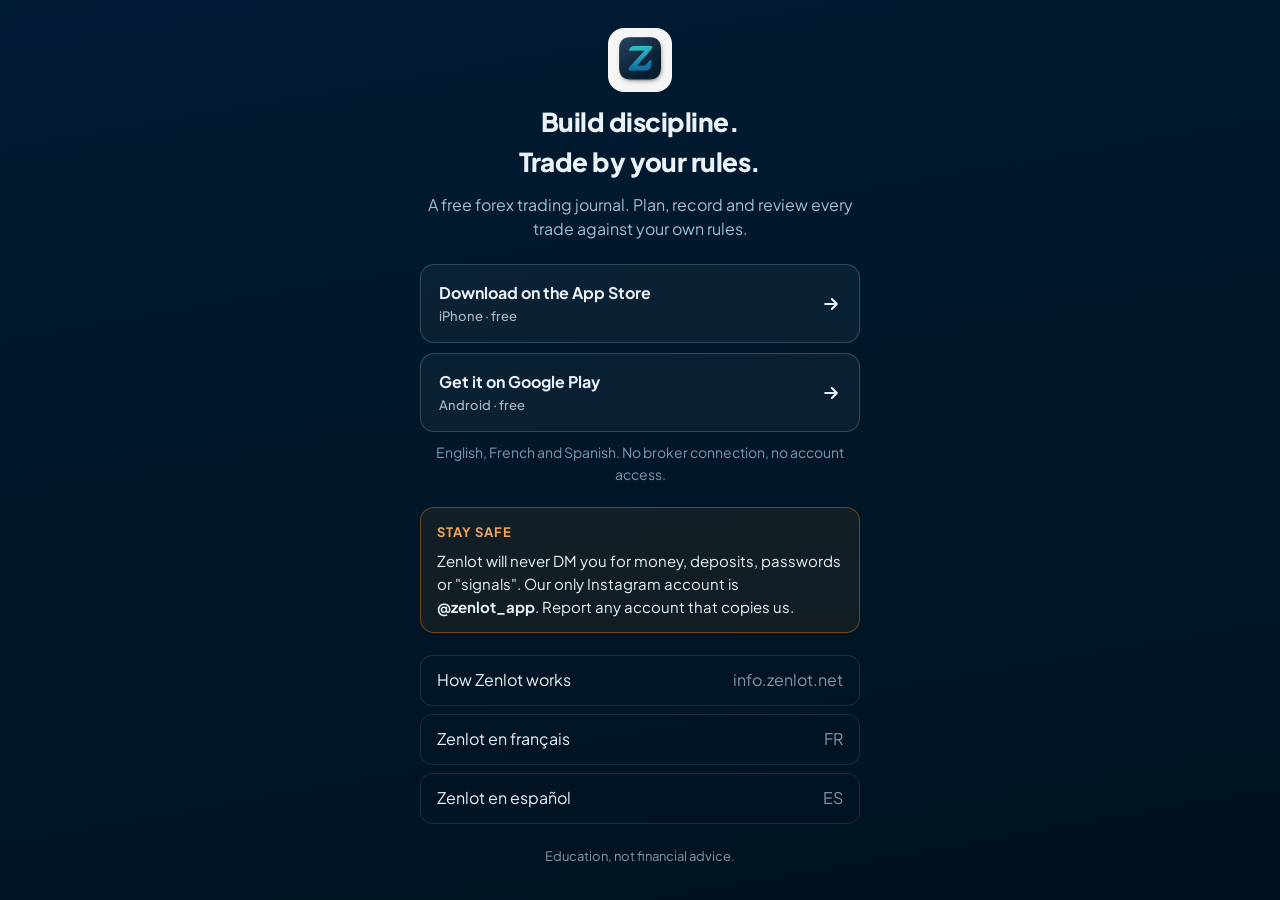
<file: ig/index.html>
<!DOCTYPE html>
<html lang="en" data-source="instagram">
<head>
<meta charset="utf-8">
<meta name="viewport" content="width=device-width, initial-scale=1, viewport-fit=cover">
<title>Zenlot on Instagram</title>
<meta name="description" content="Zenlot is a free forex trading journal for iOS and Android. Plan, record and review every trade against your own rules.">
<!-- Link-in-bio hub for @zenlot_app. Not a landing page for search. -->
<meta name="robots" content="noindex">
<link rel="icon" type="image/png" sizes="32x32" href="../assets/brand/favicon-32.png">
<link rel="apple-touch-icon" href="../assets/brand/apple-touch-icon.png">
<link rel="preconnect" href="https://fonts.googleapis.com">
<link rel="preconnect" href="https://fonts.gstatic.com" crossorigin>
<link href="https://fonts.googleapis.com/css2?family=Plus+Jakarta+Sans:wght@500;700;800&amp;display=swap" rel="stylesheet">
<link rel="stylesheet" href="../assets/link-page.css">
</head>
<body>
<main>
  <header>
    <img src="../assets/brand/zenlot-icon.png" alt="Zenlot app icon" width="64" height="64">
    <h1>Build discipline. Trade by your rules.</h1>
    <p class="tagline">A free forex trading journal. Plan, record and review every trade against your own rules.</p>
  </header>

  <section class="stores" aria-label="Download Zenlot">
    <a class="btn" id="ios" href="https://apps.apple.com/us/app/zenlot/id6759946394">
      <span>Download on the App Store<small>iPhone · free</small></span>
      <svg width="20" height="20" viewBox="0 0 24 24" aria-hidden="true"><path d="M5 12h13M13 6l6 6-6 6" fill="none" stroke="currentColor" stroke-width="2.4" stroke-linecap="round" stroke-linejoin="round"/></svg>
    </a>
    <a class="btn" id="android" href="https://play.google.com/store/apps/details?id=com.zenlot.app">
      <span>Get it on Google Play<small>Android · free</small></span>
      <svg width="20" height="20" viewBox="0 0 24 24" aria-hidden="true"><path d="M5 12h13M13 6l6 6-6 6" fill="none" stroke="currentColor" stroke-width="2.4" stroke-linecap="round" stroke-linejoin="round"/></svg>
    </a>
    <p class="note">English, French and Spanish. No broker connection, no account access.</p>
  </section>

  <section class="safety" aria-label="Safety notice">
    <b>Stay safe</b>
    <p>Zenlot will never DM you for money, deposits, passwords or "signals". Our only Instagram account is <strong>@zenlot_app</strong>. Report any account that copies us.</p>
  </section>

  <nav class="links" aria-label="More from Zenlot">
    <a href="../">How Zenlot works <span>info.zenlot.net</span></a>
    <a href="../fr/">Zenlot en français <span>FR</span></a>
    <a href="../es/">Zenlot en español <span>ES</span></a>
  </nav>

  <footer>Education, not financial advice.</footer>
</main>

<script src="../assets/install-links.js"></script>
</body>
</html>
</file>
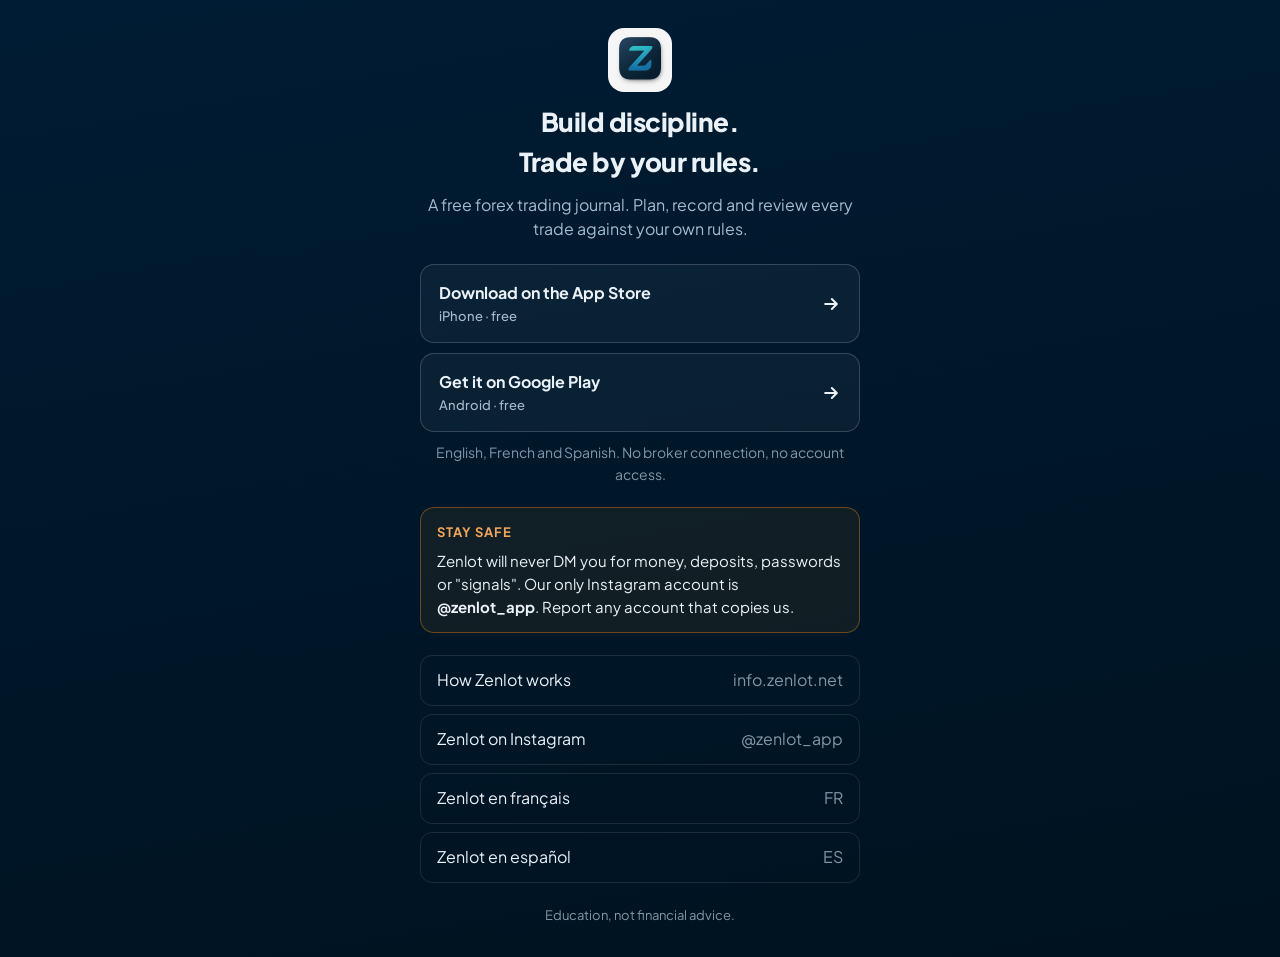
<file: x/index.html>
<!DOCTYPE html>
<html lang="en" data-source="x">
<head>
<meta charset="utf-8">
<meta name="viewport" content="width=device-width, initial-scale=1, viewport-fit=cover">
<title>Zenlot on X</title>
<meta name="description" content="Zenlot is a free forex trading journal for iOS and Android. Plan, record and review every trade against your own rules.">
<!-- Link-in-bio hub for Zenlot on X. Not a landing page for search. -->
<meta name="robots" content="noindex">
<link rel="icon" type="image/png" sizes="32x32" href="../assets/brand/favicon-32.png">
<link rel="apple-touch-icon" href="../assets/brand/apple-touch-icon.png">
<link rel="preconnect" href="https://fonts.googleapis.com">
<link rel="preconnect" href="https://fonts.gstatic.com" crossorigin>
<link href="https://fonts.googleapis.com/css2?family=Plus+Jakarta+Sans:wght@500;700;800&amp;display=swap" rel="stylesheet">
<link rel="stylesheet" href="../assets/link-page.css">
</head>
<body>
<main>
  <header>
    <img src="../assets/brand/zenlot-icon.png" alt="Zenlot app icon" width="64" height="64">
    <h1>Build discipline. Trade by your rules.</h1>
    <p class="tagline">A free forex trading journal. Plan, record and review every trade against your own rules.</p>
  </header>

  <section class="stores" aria-label="Download Zenlot">
    <a class="btn" id="ios" href="https://apps.apple.com/us/app/zenlot/id6759946394">
      <span>Download on the App Store<small>iPhone · free</small></span>
      <svg width="20" height="20" viewBox="0 0 24 24" aria-hidden="true"><path d="M5 12h13M13 6l6 6-6 6" fill="none" stroke="currentColor" stroke-width="2.4" stroke-linecap="round" stroke-linejoin="round"/></svg>
    </a>
    <a class="btn" id="android" href="https://play.google.com/store/apps/details?id=com.zenlot.app">
      <span>Get it on Google Play<small>Android · free</small></span>
      <svg width="20" height="20" viewBox="0 0 24 24" aria-hidden="true"><path d="M5 12h13M13 6l6 6-6 6" fill="none" stroke="currentColor" stroke-width="2.4" stroke-linecap="round" stroke-linejoin="round"/></svg>
    </a>
    <p class="note">English, French and Spanish. No broker connection, no account access.</p>
  </section>

  <section class="safety" aria-label="Safety notice">
    <b>Stay safe</b>
    <p>Zenlot will never DM you for money, deposits, passwords or "signals". Our only Instagram account is <strong>@zenlot_app</strong>. Report any account that copies us.</p>
  </section>

  <nav class="links" aria-label="More from Zenlot">
    <a href="../">How Zenlot works <span>info.zenlot.net</span></a>
    <a href="https://www.instagram.com/zenlot_app/">Zenlot on Instagram <span>@zenlot_app</span></a>
    <a href="../fr/">Zenlot en français <span>FR</span></a>
    <a href="../es/">Zenlot en español <span>ES</span></a>
  </nav>

  <footer>Education, not financial advice.</footer>
</main>

<script src="../assets/install-links.js"></script>
</body>
</html>
</file>
<file: assets/site.css>
/* ==========================================================================
   Zenlot — marketing site styles
   Plain CSS, no build step. Colour tokens carry the theme:
     :root                      light page palette (default)
     :root[data-theme="dark"]   dark page palette (set pre-paint by the inline
                                script in <head>; toggle in the header)
     @media prefers-color-scheme: dark  — same dark palette for no-JS visitors
   Three surfaces coexist on the page:
     page   follows the theme (sections, cards, FAQ)
     shell  always navy (header, hero, footer) — brand continuity
     paper  always light (the Set → Record → Review infographic) — readability
   ========================================================================== */

:root {
  color-scheme: light;

  /* Brand — sampled from the app icon + splash (#001c34) */
  --navy-900: #00121f;
  --navy-800: #001c34;
  --navy-700: #052a45;
  --navy-600: #0b3a5c;
  --teal: #2fbcc1;
  --teal-bright: #45d7dc;
  --blue: #1478a7;
  --blue-bright: #2a9bd4;
  --sky: #2d9cdb;
  --warn: #d97b16;
  --loss: #d64545;
  --gain: #1f9d55;

  /* Page (light) */
  --bg: #f3f4f6;
  --bg-elev: #ffffff;
  --surface: #ffffff;
  --surface-2: #e9edf2;
  --text: #11181c;
  --text-dim: #45525d;
  --text-dimmer: #66737f;
  --line: rgba(10, 37, 64, 0.11);
  --line-strong: rgba(10, 37, 64, 0.2);
  --accent: #0f6f9c;        /* link/emphasis on light — 5.1:1 on white */
  --accent-soft: rgba(20, 120, 167, 0.1);
  --shadow: 0 24px 60px -30px rgba(0, 28, 52, 0.35);
  --nav-glass: rgba(243, 244, 246, 0.82);

  /* Shell (always dark) */
  --shell-bg: var(--navy-800);
  --shell-bg-2: var(--navy-700);
  --shell-text: #eaf2f8;
  --shell-dim: #a6bccd;
  --shell-dimmer: #7f97ab;
  --shell-line: rgba(255, 255, 255, 0.1);
  --shell-line-strong: rgba(255, 255, 255, 0.18);

  /* Paper (always light) */
  --paper: #ffffff;
  --paper-2: #f3f4f6;
  --paper-text: #11181c;
  --paper-dim: #45525d;
  --paper-line: rgba(10, 37, 64, 0.12);
}

:root[data-theme="dark"] {
  color-scheme: dark;
  --bg: #001c34;
  --bg-elev: #052a45;
  --surface: #052a45;
  --surface-2: #0b3a5c;
  --text: #eaf2f8;
  --text-dim: #a6bccd;
  --text-dimmer: #7f97ab;
  --line: rgba(255, 255, 255, 0.09);
  --line-strong: rgba(255, 255, 255, 0.17);
  --accent: #45d7dc;
  --accent-soft: rgba(47, 188, 193, 0.14);
  --shadow: 0 30px 70px -30px rgba(0, 0, 0, 0.8);
  --nav-glass: rgba(0, 18, 31, 0.78);
}

@media (prefers-color-scheme: dark) {
  :root:not([data-theme="light"]) {
    color-scheme: dark;
    --bg: #001c34;
    --bg-elev: #052a45;
    --surface: #052a45;
    --surface-2: #0b3a5c;
    --text: #eaf2f8;
    --text-dim: #a6bccd;
    --text-dimmer: #7f97ab;
    --line: rgba(255, 255, 255, 0.09);
    --line-strong: rgba(255, 255, 255, 0.17);
    --accent: #45d7dc;
    --accent-soft: rgba(47, 188, 193, 0.14);
    --shadow: 0 30px 70px -30px rgba(0, 0, 0, 0.8);
    --nav-glass: rgba(0, 18, 31, 0.78);
  }
}

/* --- Base ------------------------------------------------------------------ */

*, *::before, *::after { box-sizing: border-box; }
* { -webkit-tap-highlight-color: transparent; }

html { scroll-behavior: smooth; scroll-padding-top: 84px; }

body {
  margin: 0;
  background: var(--bg);
  color: var(--text);
  font-family: 'Plus Jakarta Sans', ui-sans-serif, system-ui, -apple-system, 'Segoe UI', Roboto, sans-serif;
  font-size: 1rem;
  line-height: 1.6;
  -webkit-font-smoothing: antialiased;
  text-rendering: optimizeLegibility;
  overflow-x: hidden;
  transition: background-color 0.3s ease, color 0.3s ease;
}

img, svg { max-width: 100%; display: block; }
a { color: inherit; text-decoration: none; }
button { font: inherit; color: inherit; background: none; border: 0; cursor: pointer; }
h1, h2, h3, h4, p, ul, ol { margin: 0; }
ul, ol { padding: 0; list-style: none; }

.balance { text-wrap: balance; }
.sr-only {
  position: absolute; width: 1px; height: 1px; padding: 0; margin: -1px;
  overflow: hidden; clip: rect(0, 0, 0, 0); white-space: nowrap; border: 0;
}

@media (prefers-reduced-motion: reduce) {
  html { scroll-behavior: auto; }
  *, *::before, *::after {
    animation-duration: 0.01ms !important;
    animation-iteration-count: 1 !important;
    transition-duration: 0.01ms !important;
  }
}

a:focus-visible, button:focus-visible, summary:focus-visible {
  outline: 2px solid var(--teal);
  outline-offset: 3px;
  border-radius: 6px;
}

::selection { background: rgba(47, 188, 193, 0.32); }

.skip-link {
  position: absolute; left: -9999px; top: 0; z-index: 100;
  padding: 0.75rem 1.25rem; border-radius: 0 0 12px 0;
  background: var(--teal); color: #01121e; font-weight: 700;
}
.skip-link:focus { left: 0; }

/* --- Layout ---------------------------------------------------------------- */

.wrap { width: 100%; max-width: 1180px; margin: 0 auto; padding: 0 20px; }
@media (min-width: 640px) { .wrap { padding: 0 32px; } }

.section { padding: 4.5rem 0; }
@media (min-width: 768px) { .section { padding: 6.5rem 0; } }
.section + .section { border-top: 1px solid var(--line); }

.section-head { max-width: 720px; }
.section-head.center { margin: 0 auto; text-align: center; }

.eyebrow {
  display: inline-block;
  font-size: 0.72rem; font-weight: 700; letter-spacing: 0.16em; text-transform: uppercase;
  color: var(--accent);
}
.shell .eyebrow { color: var(--teal); }

.h1 {
  font-size: clamp(2.4rem, 6.2vw, 4.1rem);
  line-height: 1.05; font-weight: 800; letter-spacing: -0.035em;
}
.h2 {
  margin-top: 1rem;
  font-size: clamp(1.85rem, 3.6vw, 2.6rem);
  line-height: 1.14; font-weight: 800; letter-spacing: -0.03em;
}
.h3 { font-size: 1.15rem; font-weight: 700; letter-spacing: -0.01em; }
.lead { margin-top: 1.25rem; font-size: 1.08rem; line-height: 1.65; color: var(--text-dim); }
.shell .lead { color: var(--shell-dim); }
.muted { color: var(--text-dim); }
.small { font-size: 0.9rem; }

/* --- Shell (header / hero / footer) ---------------------------------------- */

.shell {
  position: relative;
  background: var(--shell-bg);
  color: var(--shell-text);
  overflow: hidden;
}

.shell-ambient::before {
  content: '';
  position: absolute; inset: 0; pointer-events: none;
  background:
    radial-gradient(60rem 40rem at 12% -8%, rgba(47, 188, 193, 0.18), transparent 60%),
    radial-gradient(50rem 36rem at 92% 4%, rgba(20, 120, 167, 0.22), transparent 62%),
    radial-gradient(48rem 38rem at 50% 110%, rgba(20, 120, 167, 0.14), transparent 60%);
}
.shell-ambient::after {
  content: '';
  position: absolute; inset: 0; pointer-events: none;
  background-image:
    linear-gradient(to right, rgba(255, 255, 255, 0.03) 1px, transparent 1px),
    linear-gradient(to bottom, rgba(255, 255, 255, 0.03) 1px, transparent 1px);
  background-size: 64px 64px;
  mask-image: radial-gradient(ellipse 100% 60% at 50% 0%, #000 30%, transparent 78%);
  -webkit-mask-image: radial-gradient(ellipse 100% 60% at 50% 0%, #000 30%, transparent 78%);
}
.shell > .wrap { position: relative; z-index: 1; }

.grad-text {
  background: linear-gradient(104deg, var(--teal-bright) 0%, var(--teal) 34%, var(--blue-bright) 78%);
  -webkit-background-clip: text; background-clip: text; color: transparent;
}

/* --- Header ---------------------------------------------------------------- */

.site-nav {
  position: fixed; top: 0; left: 0; right: 0; z-index: 50;
  color: var(--shell-text);
  border-bottom: 1px solid transparent;
  transition: background-color 0.3s ease, color 0.3s ease, border-color 0.3s ease, backdrop-filter 0.3s ease;
}
.site-nav.scrolled {
  background: var(--nav-glass);
  color: var(--text);
  border-bottom-color: var(--line);
  backdrop-filter: saturate(150%) blur(14px);
  -webkit-backdrop-filter: saturate(150%) blur(14px);
}
.nav-row { display: flex; align-items: center; justify-content: space-between; height: 68px; gap: 1rem; }
.brand { display: inline-flex; align-items: center; gap: 0.6rem; font-weight: 800; font-size: 1.1rem; letter-spacing: -0.02em; }
.brand img { width: 30px; height: 30px; border-radius: 9px; }

.nav-links { display: none; align-items: center; gap: 1.6rem; font-size: 0.92rem; font-weight: 600; }
.nav-links a { opacity: 0.82; transition: opacity 0.2s ease; }
.nav-links a:hover { opacity: 1; }
@media (min-width: 900px) { .nav-links { display: flex; } }

.nav-tools { display: flex; align-items: center; gap: 0.5rem; }

.lang-switch { display: none; align-items: center; gap: 0.15rem; font-size: 0.78rem; font-weight: 700; letter-spacing: 0.06em; }
.lang-switch a, .lang-switch span { padding: 0.35rem 0.45rem; border-radius: 8px; opacity: 0.72; }
.lang-switch a:hover { opacity: 1; background: rgba(127, 127, 127, 0.14); }
.lang-switch [aria-current] { opacity: 1; color: var(--teal); }
@media (min-width: 640px) { .lang-switch { display: flex; } }

.icon-btn {
  display: inline-flex; align-items: center; justify-content: center;
  width: 40px; height: 40px; border-radius: 12px;
  border: 1px solid rgba(127, 127, 127, 0.28);
  transition: background 0.2s ease, border-color 0.2s ease;
}
.icon-btn:hover { background: rgba(127, 127, 127, 0.14); }
.theme-toggle .ico-moon { display: none; }
:root[data-theme="dark"] .theme-toggle .ico-moon { display: block; }
:root[data-theme="dark"] .theme-toggle .ico-sun { display: none; }

.nav-tools .nav-cta { display: none; }
@media (min-width: 640px) { .nav-tools .nav-cta { display: inline-flex; } }
.menu-toggle { display: inline-flex; }
@media (min-width: 900px) { .menu-toggle { display: none; } }

.mobile-menu {
  display: none;
  background: var(--nav-glass);
  color: var(--text);
  backdrop-filter: saturate(150%) blur(14px);
  -webkit-backdrop-filter: saturate(150%) blur(14px);
  border-top: 1px solid var(--line);
  padding: 0.5rem 20px 1.25rem;
}
.mobile-menu.open { display: block; }
.mobile-menu a { display: block; padding: 0.7rem 0.25rem; font-weight: 600; border-bottom: 1px solid var(--line); }
.mobile-menu a:last-child { border-bottom: 0; }
.mobile-menu .mm-langs { display: flex; gap: 0.75rem; padding-top: 0.75rem; font-size: 0.85rem; letter-spacing: 0.06em; }
.mobile-menu .mm-langs a { border: 0; padding: 0.3rem 0.5rem; }
.mobile-menu .mm-langs [aria-current] { color: var(--teal); }

/* --- Buttons --------------------------------------------------------------- */

.btn {
  display: inline-flex; align-items: center; justify-content: center; gap: 0.5rem;
  padding: 0.8rem 1.4rem; border-radius: 999px; font-weight: 700; font-size: 0.95rem;
  transition: transform 0.2s ease, box-shadow 0.3s ease, background 0.3s ease, border-color 0.3s ease;
}
.btn:active { transform: scale(0.975); }
.btn-primary {
  background: linear-gradient(103deg, var(--teal) 0%, var(--blue) 100%);
  color: #01121e;
  box-shadow: 0 10px 30px -12px rgba(47, 188, 193, 0.75);
}
.btn-primary:hover { box-shadow: 0 16px 40px -12px rgba(47, 188, 193, 0.9); transform: translateY(-1px); }
.btn-ghost { border: 1px solid var(--shell-line-strong); color: inherit; background: rgba(255, 255, 255, 0.03); }
.btn-ghost:hover { background: rgba(255, 255, 255, 0.08); border-color: rgba(255, 255, 255, 0.3); }
.btn-sm { padding: 0.55rem 1rem; font-size: 0.86rem; }

/* --- Store badges ---------------------------------------------------------- */

.badges { display: flex; flex-wrap: wrap; gap: 0.75rem; }
.store-badge {
  display: inline-flex; align-items: center; gap: 0.65rem;
  padding: 0.6rem 1.15rem 0.6rem 1rem; border-radius: 12px;
  border: 1px solid rgba(255, 255, 255, 0.22);
  background: #000; color: #fff; min-width: 174px;
  transition: border-color 0.25s ease, transform 0.25s ease;
}
.store-badge:hover { border-color: rgba(255, 255, 255, 0.55); transform: translateY(-2px); }
.store-badge .sb-small { display: block; font-size: 0.6rem; line-height: 1.1; letter-spacing: 0.03em; opacity: 0.85; }
.store-badge .sb-big { display: block; font-size: 1.06rem; line-height: 1.22; font-weight: 600; letter-spacing: -0.01em; }
/* On a phone, the matching store goes first (set by site.js); the other stays visible. */
.badges[data-prefer="ios"] [data-store="ios"],
.badges[data-prefer="android"] [data-store="android"] { order: -1; border-color: rgba(255, 255, 255, 0.55); }
:root:not([data-theme="dark"]) .page .store-badge { border-color: rgba(0, 0, 0, 0.35); }

/* --- Hero ------------------------------------------------------------------ */

.hero { padding: 7.5rem 0 4.5rem; }
@media (min-width: 900px) { .hero { padding: 9.5rem 0 7rem; } }
.hero-grid { display: grid; gap: 3.5rem; align-items: center; }
@media (min-width: 900px) { .hero-grid { grid-template-columns: 1.08fr 0.92fr; gap: 3rem; } }

.pill {
  display: inline-flex; align-items: center; gap: 0.5rem;
  padding: 0.35rem 0.85rem 0.35rem 0.6rem; border-radius: 999px;
  border: 1px solid var(--shell-line-strong); background: rgba(255, 255, 255, 0.05);
  font-size: 0.78rem; font-weight: 600; color: var(--shell-dim);
}
.pill .dot { width: 8px; height: 8px; border-radius: 50%; background: var(--teal); box-shadow: 0 0 0 4px rgba(47, 188, 193, 0.2); }

.hero-actions { margin-top: 2.2rem; display: flex; flex-wrap: wrap; gap: 0.75rem; align-items: center; }
.offer-line { margin-top: 1.1rem; font-size: 0.95rem; font-weight: 600; color: var(--shell-dim); }
.ticks { margin-top: 1.5rem; display: flex; flex-wrap: wrap; gap: 0.6rem 1.4rem; font-size: 0.88rem; color: var(--shell-dim); }
.ticks li { display: inline-flex; align-items: center; gap: 0.45rem; }
.tick { color: var(--teal); flex: none; }

.device-cluster { position: relative; display: flex; justify-content: center; align-items: flex-end; gap: 1.25rem; }
.device-cluster .device-back { width: 40%; max-width: 220px; margin-bottom: 2.5rem; opacity: 0.92; }
.device-cluster .device-front { width: 56%; max-width: 292px; }
@media (max-width: 480px) {
  .device-cluster .device-back { display: none; }
  .device-cluster .device-front { width: 74%; }
}

/* --- Device frame ---------------------------------------------------------- */

.shot { position: relative; }
.device {
  position: relative; width: 100%; max-width: 292px; margin: 0 auto;
  aspect-ratio: 9 / 19.5; border-radius: 44px; padding: 10px;
  background: linear-gradient(160deg, #33475a, #0d1c2b 45%, #24384a);
  box-shadow:
    0 2px 0 rgba(255, 255, 255, 0.14) inset,
    0 44px 90px -30px rgba(0, 0, 0, 0.6),
    0 0 0 1px rgba(255, 255, 255, 0.06);
}
.device-sm { max-width: 220px; border-radius: 34px; padding: 8px; }
.device-screen {
  position: relative; width: 100%; height: 100%; border-radius: 35px; overflow: hidden;
  background: linear-gradient(170deg, var(--navy-700), var(--navy-900));
}
.device-sm .device-screen { border-radius: 27px; }
.device-screen img { width: 100%; height: 100%; object-fit: cover; object-position: top center; }
.device-island {
  position: absolute; top: 11px; left: 50%; transform: translateX(-50%);
  width: 32%; height: 22px; border-radius: 999px; background: #000; z-index: 3;
}
.device-sm .device-island { height: 16px; top: 8px; }

.device-placeholder {
  position: absolute; inset: 0; z-index: 2;
  display: flex; flex-direction: column; align-items: center; justify-content: center; gap: 0.7rem;
  padding: 1.4rem; text-align: center; color: #9fb6c8;
  background:
    radial-gradient(120% 60% at 50% 0%, rgba(47, 188, 193, 0.16), transparent 65%),
    linear-gradient(170deg, var(--navy-700), var(--navy-900));
}
.device-placeholder .dp-mark { width: 50px; height: 50px; border-radius: 24%; opacity: 0.9; }
.device-placeholder .dp-title { font-size: 0.8rem; font-weight: 700; color: #eaf2f8; }
.device-placeholder .dp-label { font-size: 0.66rem; letter-spacing: 0.04em; line-height: 1.4; }
/* Opacity, not display:none, so lazy images keep a layout box and still fetch. */
.device.is-empty .device-screen > img { opacity: 0; }
.device:not(.is-empty) .device-placeholder { display: none; }

.shot-caption {
  margin-top: 0.7rem; text-align: center; font-size: 0.74rem; letter-spacing: 0.06em;
  text-transform: uppercase; color: var(--text-dimmer);
}
.shell .shot-caption { color: var(--shell-dimmer); }
.paper .shot-caption { color: var(--paper-dim); }

.device-float { animation: float 7s ease-in-out infinite; }
.device-float-slow { animation: float 9s ease-in-out infinite; animation-delay: -3s; }
@keyframes float { 0%, 100% { transform: translateY(0); } 50% { transform: translateY(-14px); } }

/* --- Cards ----------------------------------------------------------------- */

.card {
  position: relative; border-radius: 20px;
  border: 1px solid var(--line); background: var(--surface);
  box-shadow: var(--shadow);
  transition: border-color 0.3s ease, transform 0.3s ease;
}
.card:hover { border-color: var(--line-strong); transform: translateY(-3px); }
.card-pad { padding: 1.6rem; }

.icon-tile {
  width: 44px; height: 44px; border-radius: 13px;
  display: inline-flex; align-items: center; justify-content: center;
  background: var(--accent-soft); color: var(--accent);
}

.grid-3 { display: grid; gap: 1.25rem; }
@media (min-width: 720px) { .grid-3 { grid-template-columns: repeat(3, 1fr); } }
.grid-2 { display: grid; gap: 1.25rem; }
@media (min-width: 720px) { .grid-2 { grid-template-columns: repeat(2, 1fr); } }

/* --- Why: the loop --------------------------------------------------------- */

.why-grid { display: grid; gap: 3rem; align-items: center; }
@media (min-width: 900px) { .why-grid { grid-template-columns: 1fr 1fr; gap: 4rem; } }

.callouts { margin-top: 1.75rem; display: grid; gap: 0.9rem; }
.callouts li { display: flex; gap: 0.85rem; align-items: flex-start; font-weight: 600; }
.callouts .num {
  flex: none; width: 28px; height: 28px; border-radius: 50%;
  display: inline-flex; align-items: center; justify-content: center;
  font-size: 0.78rem; font-weight: 800; color: #01121e;
  background: linear-gradient(135deg, var(--teal), var(--blue-bright));
}

.founder-line {
  margin-top: 1.75rem; padding-left: 1rem; border-left: 3px solid var(--teal);
  font-style: italic; color: var(--text-dim);
}

.loop { position: relative; padding: 1rem 0; }
.loop-nodes { position: relative; z-index: 1; display: grid; grid-template-columns: repeat(3, 1fr); gap: 0.75rem; align-items: stretch; }
.loop-node {
  display: flex; flex-direction: column; align-items: center; gap: 0.6rem;
  padding: 1.1rem 0.6rem; border-radius: 18px; text-align: center;
  border: 1px solid var(--line); background: var(--surface); box-shadow: var(--shadow);
}
.loop-node .icon-tile { width: 40px; height: 40px; }
.loop-node strong { font-size: 0.92rem; letter-spacing: -0.01em; }
.loop-node small { font-size: 0.74rem; color: var(--text-dim); line-height: 1.35; }
.loop-node { position: relative; }
.loop-node + .loop-node::before {
  content: ''; position: absolute; top: 50%; left: -0.55rem; margin-top: -5px;
  width: 9px; height: 9px; border-top: 2px solid var(--accent); border-right: 2px solid var(--accent);
  transform: rotate(45deg); opacity: 0.8;
}
.loop-caption { margin-top: 1rem; text-align: center; font-size: 0.85rem; font-weight: 600; color: var(--text-dim); }
.loop-return { display: flex; align-items: center; justify-content: center; gap: 0.5rem; margin-top: 0.9rem; color: var(--accent); font-size: 0.82rem; font-weight: 700; }

/* --- Paper panel: the routine infographic ---------------------------------- */

.paper {
  background: var(--paper); color: var(--paper-text);
  border-radius: 28px; border: 1px solid var(--paper-line);
  box-shadow: 0 40px 90px -40px rgba(0, 28, 52, 0.45);
  padding: 2rem 1.25rem;
}
@media (min-width: 768px) { .paper { padding: 3.25rem 3rem; } }
.paper .eyebrow { color: var(--blue); }
.paper .lead, .paper .muted { color: var(--paper-dim); }
.paper .card { background: var(--paper-2); border-color: var(--paper-line); box-shadow: none; }
.paper .icon-tile { background: rgba(20, 120, 167, 0.1); color: var(--blue); }

.routine { position: relative; margin-top: 2.75rem; display: grid; gap: 2.5rem; }
@media (min-width: 900px) { .routine { grid-template-columns: repeat(3, 1fr); gap: 2rem; } }

.stage { position: relative; display: flex; flex-direction: column; gap: 1.1rem; }
.stage-head { display: flex; align-items: center; gap: 0.85rem; }
.stage-num {
  flex: none; width: 44px; height: 44px; border-radius: 14px;
  display: inline-flex; align-items: center; justify-content: center;
  font-weight: 800; font-size: 1.05rem; color: #fff;
  background: linear-gradient(135deg, var(--blue), var(--sky));
  box-shadow: 0 10px 24px -12px rgba(20, 120, 167, 0.8);
}
.stage-label { font-size: 0.72rem; font-weight: 700; letter-spacing: 0.14em; text-transform: uppercase; color: var(--blue); }
.stage-title { font-size: 1.25rem; font-weight: 800; letter-spacing: -0.02em; line-height: 1.2; }
.stage p { color: var(--paper-dim); font-size: 0.97rem; }
.stage .inapp { display: flex; flex-wrap: wrap; gap: 0.4rem; }
.stage .inapp li {
  font-size: 0.74rem; font-weight: 700; padding: 0.3rem 0.65rem; border-radius: 999px;
  background: rgba(20, 120, 167, 0.1); color: var(--blue); border: 1px solid rgba(20, 120, 167, 0.2);
}
.stage .shot { margin-top: auto; padding-top: 0.5rem; }
.stage .device { max-width: 250px; }

/* Connectors: horizontal arrows between stages on desktop, a vertical rail on mobile. */
.stage + .stage::before {
  content: '';
  position: absolute;
}
@media (min-width: 900px) {
  .stage + .stage::before {
    top: 22px; left: -2rem; width: 2rem; height: 2px;
    background: linear-gradient(90deg, var(--blue), var(--sky));
  }
  .stage + .stage::after {
    content: ''; position: absolute; top: 17px; left: -0.55rem;
    width: 8px; height: 8px; border-top: 2px solid var(--sky); border-right: 2px solid var(--sky);
    transform: rotate(45deg);
  }
}
@media (max-width: 899px) {
  .stage + .stage::before {
    top: -2.5rem; left: 21px; width: 2px; height: 2.5rem;
    background: linear-gradient(180deg, var(--blue), var(--sky));
  }
}

.routine-foot { margin-top: 2.5rem; display: grid; gap: 1.25rem; }
@media (min-width: 900px) { .routine-foot { grid-template-columns: 1.1fr 0.9fr; } }
.support-line { font-size: 1.1rem; font-weight: 700; letter-spacing: -0.01em; }

.reflection { position: relative; }
.reflection .q { font-size: 1.02rem; font-weight: 600; line-height: 1.55; }
.reflection .q span { display: block; }
.reflection .note { margin-top: 0.75rem; font-size: 0.8rem; color: var(--paper-dim); }

.glossary { margin-top: 1.5rem; display: grid; gap: 0.75rem; }
@media (min-width: 640px) { .glossary { grid-template-columns: repeat(2, 1fr); } }
@media (min-width: 900px) { .glossary { grid-template-columns: repeat(4, 1fr); } }
.glossary li { padding: 0.9rem 1rem; border-radius: 14px; background: var(--paper-2); font-size: 0.86rem; line-height: 1.45; color: var(--paper-dim); }
.glossary li strong { display: block; color: var(--paper-text); margin-bottom: 0.15rem; }

/* --- Benefits -------------------------------------------------------------- */

.benefits { margin-top: 2.5rem; }
.benefit .h3 { margin-top: 1.1rem; }
.benefit p { margin-top: 0.55rem; font-size: 0.95rem; color: var(--text-dim); }

.gallery { margin-top: 3.5rem; }
.gallery-row { margin-top: 1.5rem; display: grid; grid-template-columns: repeat(2, 1fr); gap: 1.5rem 1rem; }
@media (min-width: 900px) { .gallery-row { grid-template-columns: repeat(4, 1fr); } }
.gallery .device { max-width: 200px; }

/* --- Personas -------------------------------------------------------------- */

.persona .h3 { margin-top: 0.9rem; }
.persona p { margin-top: 0.5rem; color: var(--text-dim); font-size: 0.95rem; }
.persona .tag { font-size: 0.72rem; font-weight: 700; letter-spacing: 0.12em; text-transform: uppercase; color: var(--accent); }

/* --- Download CTA ---------------------------------------------------------- */

.cta-panel {
  position: relative; overflow: hidden; border-radius: 28px;
  background: var(--shell-bg); color: var(--shell-text);
  border: 1px solid var(--shell-line);
  padding: 2.75rem 1.5rem;
}
@media (min-width: 768px) { .cta-panel { padding: 4rem 3.5rem; } }
.cta-grid { position: relative; z-index: 1; display: grid; gap: 2rem; align-items: center; }
@media (min-width: 900px) { .cta-grid { grid-template-columns: 1fr auto; gap: 3rem; } }
.cta-panel .h2 { margin-top: 0.75rem; }
.cta-panel .eyebrow { color: var(--teal); }
.cta-panel .lead, .cta-panel .offer-line { color: var(--shell-dim); }
.qr { display: none; text-align: center; }
@media (min-width: 900px) { .qr { display: block; } }
.qr img { width: 150px; height: 150px; margin: 0 auto; border-radius: 14px; background: #fff; padding: 8px; }
.qr p { margin-top: 0.6rem; font-size: 0.78rem; color: var(--shell-dim); max-width: 170px; }

/* --- FAQ ------------------------------------------------------------------- */

.faq-grid { display: grid; gap: 2.5rem; }
@media (min-width: 900px) { .faq-grid { grid-template-columns: 0.8fr 1.2fr; gap: 3rem; } }
.faq { display: grid; gap: 0.75rem; }
.faq details { padding: 1.25rem 1.4rem; }
.faq details:hover { transform: none; }
.faq summary {
  cursor: pointer; list-style: none; display: flex; align-items: center; justify-content: space-between; gap: 1rem;
  font-weight: 700; font-size: 1.02rem;
}
.faq summary::-webkit-details-marker { display: none; }
.faq summary .chev { transition: transform 0.25s ease; flex: none; }
.faq details[open] summary .chev { transform: rotate(180deg); }
.faq details p { margin-top: 0.85rem; font-size: 0.95rem; color: var(--text-dim); }
.faq a, .textlink { color: var(--accent); text-decoration: underline; text-underline-offset: 4px; }

/* --- Footer ---------------------------------------------------------------- */

.site-footer { padding: 3.5rem 0 2.5rem; }
.footer-grid { display: flex; flex-direction: column; gap: 2.5rem; justify-content: space-between; }
@media (min-width: 768px) { .footer-grid { flex-direction: row; align-items: flex-start; } }
.footer-brand { max-width: 22rem; }
.footer-brand p { margin-top: 1rem; font-size: 0.9rem; color: var(--shell-dimmer); }
.footer-cols { display: grid; grid-template-columns: repeat(2, 1fr); gap: 2rem 3rem; font-size: 0.9rem; }
@media (min-width: 640px) { .footer-cols { grid-template-columns: repeat(3, 1fr); } }
.footer-cols h4 { margin: 0 0 0.85rem; font-size: 0.92rem; font-weight: 700; color: #fff; }
.footer-cols li { margin-bottom: 0.6rem; color: var(--shell-dimmer); }
.footer-cols a:hover { color: #fff; }
.footer-legal {
  margin-top: 3rem; padding-top: 2rem; border-top: 1px solid var(--shell-line);
  display: flex; flex-direction: column; gap: 1rem; font-size: 0.82rem; color: var(--shell-dimmer);
}
@media (min-width: 768px) { .footer-legal { flex-direction: row; justify-content: space-between; align-items: flex-start; } .footer-legal .scope { max-width: 40rem; text-align: right; } }

/* --- Reveal on scroll ------------------------------------------------------ */

.reveal { opacity: 0; transform: translateY(22px); transition: opacity 0.7s cubic-bezier(0.22, 1, 0.36, 1), transform 0.7s cubic-bezier(0.22, 1, 0.36, 1); }
.reveal.in { opacity: 1; transform: none; }
</file>
<file: assets/link-page.css>
/* Shared by the link-in-bio pages: ig/ and x/. */
/* Always-navy "shell" surface from the main site (assets/site.css), so the
   hand-off from the Instagram app feels like the same brand. */
:root {
  color-scheme: dark;
  --navy-900: #00121f; --navy-800: #001c34; --navy-700: #052a45;
  --teal: #2fbcc1; --teal-bright: #45d7dc; --blue: #1478a7; --warn: #d97b16;
  --text: #eaf2f8; --dim: #a6bccd; --dimmer: #7f97ab;
  --line: rgba(255, 255, 255, 0.1); --line-strong: rgba(255, 255, 255, 0.18);
  --font: "Plus Jakarta Sans", system-ui, -apple-system, "Segoe UI", Roboto, sans-serif;
}
* { box-sizing: border-box; }
html, body { margin: 0; }
body {
  min-height: 100vh; background: linear-gradient(170deg, var(--navy-800), var(--navy-900));
  color: var(--text); font-family: var(--font); font-size: 16px; line-height: 1.55;
  padding: max(28px, env(safe-area-inset-top)) max(18px, env(safe-area-inset-right)) max(32px, env(safe-area-inset-bottom)) max(18px, env(safe-area-inset-left));
}
main { max-width: 440px; margin: 0 auto; display: flex; flex-direction: column; gap: 22px; }
header { display: flex; flex-direction: column; align-items: center; text-align: center; gap: 10px; }
header img { width: 64px; height: 64px; border-radius: 16px; }
h1 { margin: 0; font-size: 26px; font-weight: 800; letter-spacing: -0.02em; text-wrap: balance; }
.tagline { margin: 0; color: var(--dim); }
.stores { display: flex; flex-direction: column; gap: 10px; }
.btn {
  display: flex; align-items: center; justify-content: space-between; gap: 12px;
  padding: 16px 18px; border-radius: 14px; text-decoration: none; color: var(--text);
  border: 1px solid var(--line-strong); background: rgba(255, 255, 255, 0.04); font-weight: 700;
}
.btn small { display: block; font-weight: 500; color: var(--dim); font-size: 13px; }
.btn.primary { background: linear-gradient(120deg, var(--teal), var(--blue)); border-color: transparent; color: #00121f; }
.btn.primary small { color: rgba(0, 18, 31, 0.75); }
.btn:focus-visible { outline: 3px solid var(--teal-bright); outline-offset: 2px; }
.btn svg { flex: none; }
.note { margin: 0; text-align: center; color: var(--dimmer); font-size: 14px; }
.links { display: flex; flex-direction: column; gap: 8px; }
.links a { color: var(--text); text-decoration: none; padding: 12px 16px; border: 1px solid var(--line); border-radius: 12px; display: flex; justify-content: space-between; }
.links a span { color: var(--dimmer); }
.safety { border: 1px solid rgba(217, 123, 22, 0.45); background: rgba(217, 123, 22, 0.08); border-radius: 14px; padding: 14px 16px; display: flex; flex-direction: column; gap: 6px; }
.safety b { color: #f2a65a; font-size: 13px; letter-spacing: 0.08em; text-transform: uppercase; }
.safety p { margin: 0; font-size: 15px; }
footer { color: var(--dimmer); font-size: 13px; text-align: center; }
</file>
